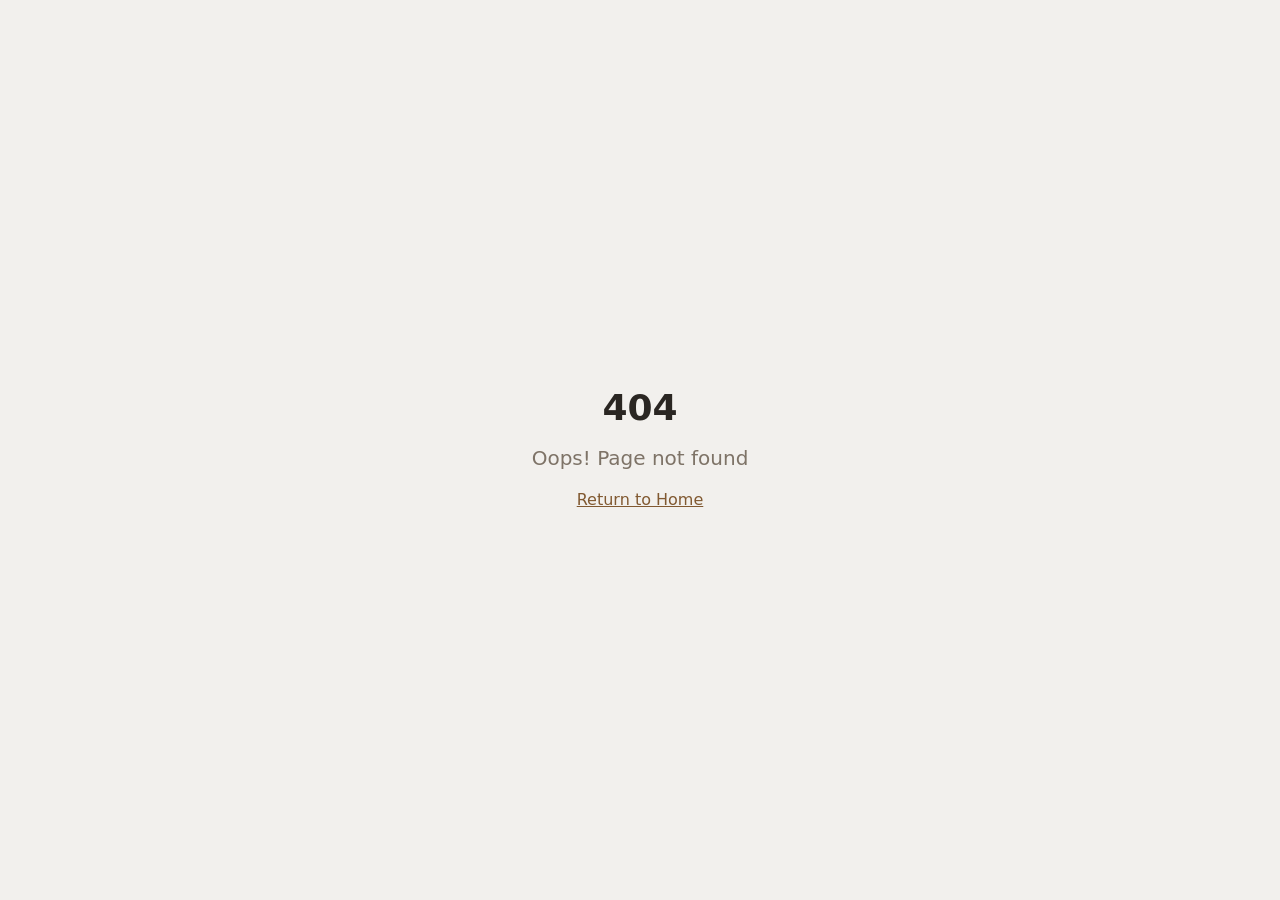
<file: index.html>
<!doctype html>
<html lang="nl">
  <head>
    <meta charset="UTF-8" />
    <meta name="viewport" content="width=device-width, initial-scale=1.0" />
    <link rel="canonical" href="https://rondefronten.nl/">
    <title>Rondefronten | Ronde Fronten op Maat — Boogkasten Handgemaakt in Nederland</title>
    <meta name="description" content="Rondefronten.nl — specialist in ronde fronten en boogkasten op maat. Volledig handgemaakt in Nederland. Ontwerp uw eigen rondefronton of boogkast met onze configurator.">
    <meta name="keywords" content="ronde fronten, rondefronten, boogkast op maat, ronde kast, maatwerk kasten, handgemaakt Nederland, boogkast">
    <meta name="author" content="Rondefronten.nl" />

    <meta property="og:type" content="website" />
    <meta property="og:url" content="https://rondefronten.nl/" />
    <meta property="og:title" content="Rondefronten | Ronde Fronten op Maat">
    <meta property="og:description" content="Specialist in ronde fronten en boogkasten op maat, volledig handgemaakt in Nederland.">
    <meta name="twitter:card" content="summary" />
    <meta name="twitter:title" content="Rondefronten | Ronde Fronten op Maat">
    <meta name="twitter:description" content="Specialist in ronde fronten en boogkasten op maat, volledig handgemaakt in Nederland.">
    <link rel="icon" type="image/svg+xml" href="/favicon.svg">
    <script type="application/ld+json">
    {
      "@context": "https://schema.org",
      "@type": "LocalBusiness",
      "name": "Rondefronten",
      "url": "https://rondefronten.nl",
      "description": "Specialist in ronde fronten en boogkasten op maat, volledig handgemaakt in Nederland.",
      "keywords": "ronde fronten, rondefronten, boogkast op maat",
      "address": {
        "@type": "PostalAddress",
        "addressCountry": "NL"
      }
    }
    </script>
  <script type="module" crossorigin src="/assets/index-CC1uHq0O.js"></script>
  <link rel="stylesheet" crossorigin href="/assets/index-Cs7XOZYv.css">
</head>

  <body>
    <div id="root"></div>
  </body>
</html>
</file>
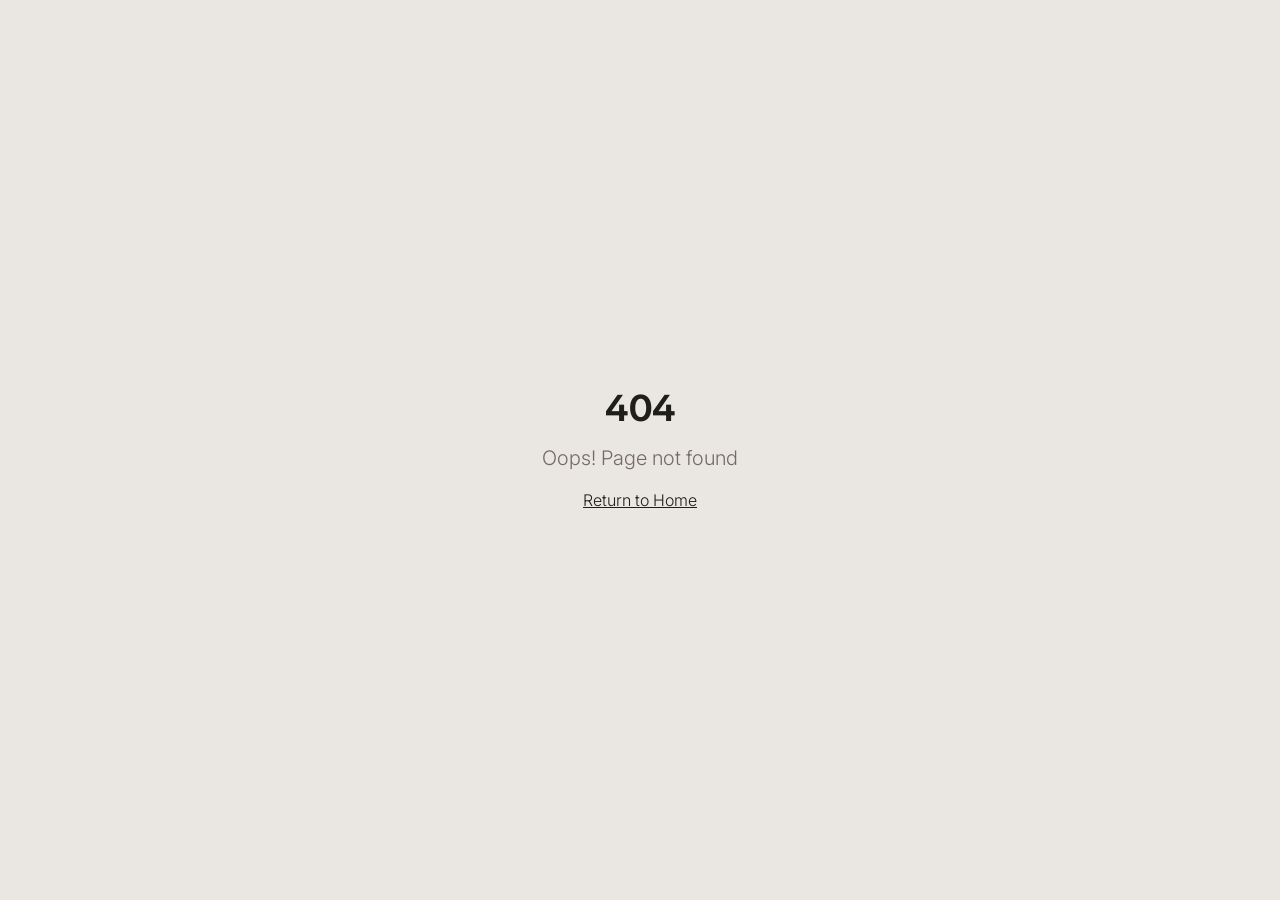
<file: configurator.bak.1777916001/index.html>
<!doctype html>
<html lang="nl">
  <head>
    <meta charset="UTF-8" />
    <meta name="viewport" content="width=device-width, initial-scale=1.0" />
    <title>Rondefronten</title>
    <meta name="description" content="Ontwerp jouw maatwerk boogkast online. Pas afmetingen, deuren en indeling aan en reserveer direct.">
    <meta name="author" content="Rondefronten.nl" />

    <meta property="og:type" content="website" />
    <meta property="og:title" content="Rondefronten">
    <meta property="og:description" content="Ontwerp jouw maatwerk boogkast online. Pas afmetingen, deuren en indeling aan en reserveer direct.">
    <meta property="og:image" content="https://pub-bb2e103a32db4e198524a2e9ed8f35b4.r2.dev/cb210458-6aaa-4e6d-ab1a-d51c812c1c9e/id-preview-25a1227f--25bc20ab-cbd5-42db-992b-a2160a0b152b.lovable.app-1774458480716.png">

    <meta name="twitter:card" content="summary_large_image" />
    <meta name="twitter:site" content="@Rondefronten" />
    <meta name="twitter:title" content="Rondefronten">
    <meta name="twitter:description" content="Ontwerp jouw maatwerk boogkast online. Pas afmetingen, deuren en indeling aan en reserveer direct.">
    <meta name="twitter:image" content="https://pub-bb2e103a32db4e198524a2e9ed8f35b4.r2.dev/cb210458-6aaa-4e6d-ab1a-d51c812c1c9e/id-preview-25a1227f--25bc20ab-cbd5-42db-992b-a2160a0b152b.lovable.app-1774458480716.png">

  <link rel="icon" type="image/x-icon" href="/configurator/favicon.ico">

  <link rel="preconnect" href="https://fonts.googleapis.com">
  <link rel="preconnect" href="https://fonts.gstatic.com" crossorigin>
  <link href="https://fonts.googleapis.com/css2?family=Playfair+Display:wght@400;500;600&family=Inter:wght@300;400;500;600&display=swap" rel="stylesheet">
  <script type="module" crossorigin src="/configurator/assets/index-yRQ2DLSK.js"></script>
  <link rel="stylesheet" crossorigin href="/configurator/assets/index-CMc9SNPm.css">
</head>

  <body>
    <div id="root"></div>
  </body>
</html>
</file>
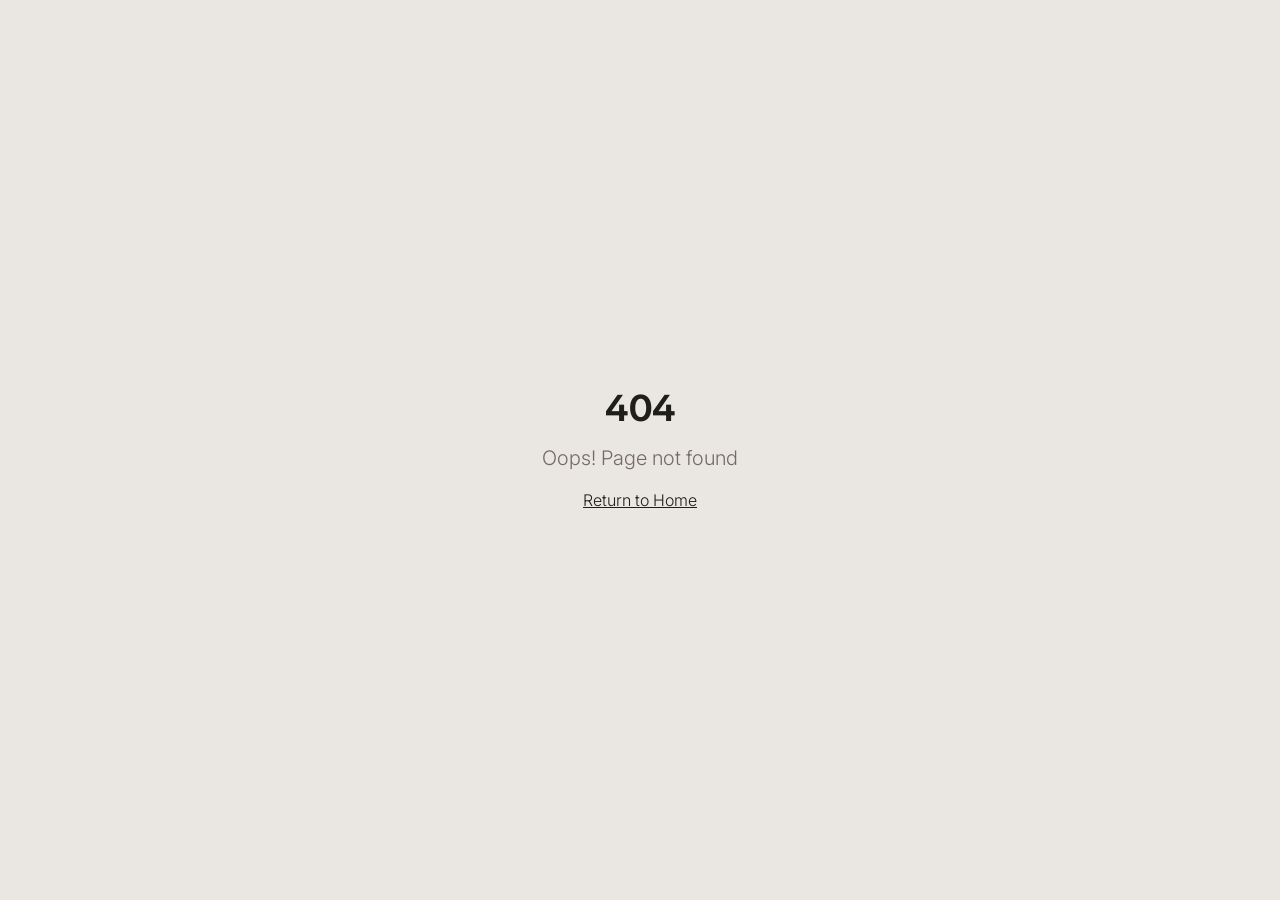
<file: configurator/index.html>
<!doctype html>
<html lang="nl">
  <head>
    <meta charset="UTF-8" />
    <meta name="viewport" content="width=device-width, initial-scale=1.0" />
    <title>Rondefronten</title>
    <meta name="description" content="Ontwerp jouw maatwerk boogkast online. Pas afmetingen, deuren en indeling aan en reserveer direct.">
    <meta name="author" content="Rondefronten.nl" />

    <meta property="og:type" content="website" />
    <meta property="og:title" content="Rondefronten">
    <meta property="og:description" content="Ontwerp jouw maatwerk boogkast online. Pas afmetingen, deuren en indeling aan en reserveer direct.">
    <meta property="og:image" content="https://pub-bb2e103a32db4e198524a2e9ed8f35b4.r2.dev/cb210458-6aaa-4e6d-ab1a-d51c812c1c9e/id-preview-25a1227f--25bc20ab-cbd5-42db-992b-a2160a0b152b.lovable.app-1774458480716.png">

    <meta name="twitter:card" content="summary_large_image" />
    <meta name="twitter:site" content="@Rondefronten" />
    <meta name="twitter:title" content="Rondefronten">
    <meta name="twitter:description" content="Ontwerp jouw maatwerk boogkast online. Pas afmetingen, deuren en indeling aan en reserveer direct.">
    <meta name="twitter:image" content="https://pub-bb2e103a32db4e198524a2e9ed8f35b4.r2.dev/cb210458-6aaa-4e6d-ab1a-d51c812c1c9e/id-preview-25a1227f--25bc20ab-cbd5-42db-992b-a2160a0b152b.lovable.app-1774458480716.png">

  <link rel="icon" type="image/svg+xml" href="/configurator/favicon.svg">

  <link rel="preconnect" href="https://fonts.googleapis.com">
  <link rel="preconnect" href="https://fonts.gstatic.com" crossorigin>
  <link href="https://fonts.googleapis.com/css2?family=Playfair+Display:wght@400;500;600&family=Inter:wght@300;400;500;600&display=swap" rel="stylesheet">
  <script type="module" crossorigin src="/configurator/assets/index-C-mpYRcr.js"></script>
  <link rel="stylesheet" crossorigin href="/configurator/assets/index-7MbI1kNV.css">
</head>

  <body>
    <div id="root"></div>
  </body>
</html>
</file>
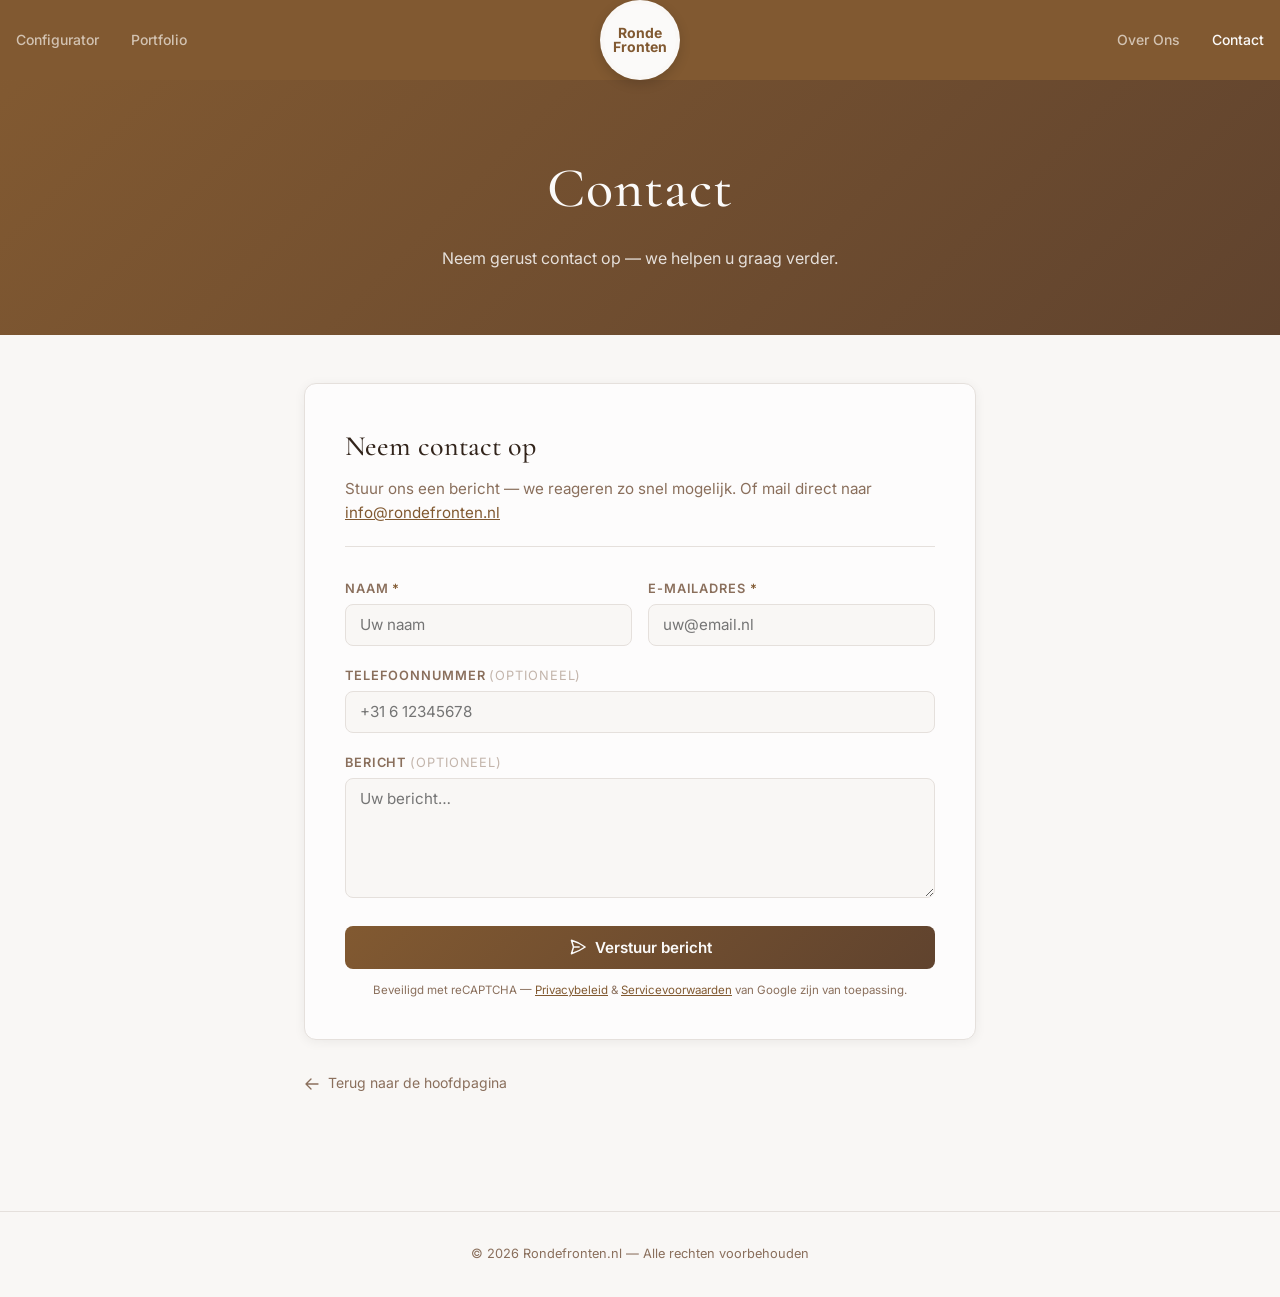
<file: contact.html>
<!doctype html>
<html lang="nl">
  <head>
    <meta charset="UTF-8" />
    <meta name="viewport" content="width=device-width, initial-scale=1.0" />
    <title>Contact - Rondefronten.nl</title>
    <meta name="description" content="Neem contact op met Rondefronten.nl">
    <link rel="icon" type="image/x-icon" href="favicon.ico">
    <link rel="preconnect" href="https://fonts.googleapis.com">
    <link rel="preconnect" href="https://fonts.gstatic.com" crossorigin>
    <link href="https://fonts.googleapis.com/css2?family=Cormorant+Garamond:wght@300;400;500;600;700&family=Inter:wght@300;400;500;600&display=swap" rel="stylesheet">
    <style>
      :root {
        --background: 30 25% 97%;
        --foreground: 25 30% 15%;
        --card: 30 20% 99%;
        --primary: 30 45% 35%;
        --primary-foreground: 40 20% 98%;
        --muted: 30 15% 92%;
        --muted-foreground: 25 20% 45%;
        --border: 30 15% 88%;
        --accent: 30 25% 94%;
      }
      * { box-sizing: border-box; margin: 0; padding: 0; }
      body { font-family: 'Inter', sans-serif; background-color: hsl(var(--background)); color: hsl(var(--foreground)); line-height: 1.6; min-height: 100vh; }

      /* ─── Banner ─── */
      .site-header { background-color: hsl(var(--primary)); position: sticky; top: 0; z-index: 100; }
      .header-inner { max-width: 1280px; margin: 0 auto; padding: 0 1rem; display: flex; align-items: center; justify-content: space-between; height: 5rem; position: relative; }
      .nav-left, .nav-right { display: flex; align-items: center; gap: 2rem; }
      .nav-link { font-size: 0.875rem; font-weight: 500; color: rgba(245,240,232,0.7); text-decoration: none; transition: color 0.2s; }
      .nav-link:hover, .nav-link.active { color: hsl(var(--primary-foreground)); }
      .logo-wrap { position: absolute; left: 50%; transform: translateX(-50%); text-decoration: none; }
      .logo-circle { width: 5rem; height: 5rem; background-color: hsl(var(--primary-foreground)); border-radius: 50%; border: 4px solid rgba(245,240,232,0.2); box-shadow: 0 4px 12px rgba(0,0,0,0.15); display: flex; align-items: center; justify-content: center; transition: transform 0.2s; }
      .logo-circle:hover { transform: scale(1.05); }
      .logo-text span { display: block; font-size: 0.875rem; font-weight: 700; color: hsl(var(--primary)); line-height: 1; text-align: center; }
      .hamburger { display: none; background: none; border: none; cursor: pointer; color: hsl(var(--primary-foreground)); padding: 0.5rem; }
      .mobile-menu { display: none; flex-direction: column; gap: 0.75rem; padding: 0 1rem 1rem; }
      .mobile-menu.open { display: flex; }
      @media (max-width: 768px) {
        .nav-left, .nav-right { display: none; }
        .hamburger { display: block; margin-left: auto; }
        .logo-wrap { position: absolute; left: 50%; transform: translateX(-50%); }
        .header-inner { justify-content: space-between; }
      }

      /* ─── Hero ─── */
      .hero { background: linear-gradient(135deg, hsl(var(--primary)), #60432e); color: hsl(var(--primary-foreground)); padding: 4rem 2rem; text-align: center; }
      .hero h1 { font-family: 'Cormorant Garamond', serif; font-size: clamp(2rem, 5vw, 3.5rem); font-weight: 500; margin-bottom: 0.75rem; letter-spacing: 0.02em; }
      .hero p { font-size: 1rem; opacity: 0.85; max-width: 500px; margin: 0 auto; }

      /* ─── Main ─── */
      main { max-width: 720px; margin: 0 auto; padding: 3rem 1.5rem; }
      .contact-card { background-color: hsl(var(--card)); border: 1px solid hsl(var(--border)); border-radius: 12px; padding: 2.5rem; box-shadow: 0 2px 12px rgba(0,0,0,0.06); }
      .contact-card h2 { font-family: 'Cormorant Garamond', serif; font-size: 1.75rem; font-weight: 500; color: hsl(var(--foreground)); margin-bottom: 0.5rem; }
      .contact-card .subtitle { color: hsl(var(--muted-foreground)); font-size: 0.95rem; margin-bottom: 2rem; border-bottom: 1px solid hsl(var(--border)); padding-bottom: 1.25rem; }
      .contact-card .subtitle a { color: hsl(var(--primary)); }
      .form-group { display: flex; flex-direction: column; gap: 0.3rem; margin-bottom: 1.25rem; }
      .form-group label { font-size: 0.8rem; font-weight: 600; text-transform: uppercase; letter-spacing: 0.07em; color: hsl(var(--muted-foreground)); }
      .form-group input, .form-group textarea { font-family: 'Inter', sans-serif; font-size: 0.95rem; padding: 0.65rem 0.9rem; border: 1px solid hsl(var(--border)); border-radius: 8px; background: hsl(var(--background)); color: hsl(var(--foreground)); transition: border-color 0.2s, box-shadow 0.2s; outline: none; width: 100%; }
      .form-group input:focus, .form-group textarea:focus { border-color: hsl(var(--primary)); box-shadow: 0 0 0 3px hsl(var(--primary) / 0.12); }
      .form-group textarea { resize: vertical; min-height: 120px; }
      .form-row { display: grid; grid-template-columns: 1fr 1fr; gap: 1rem; }
      @media (max-width: 540px) { .form-row { grid-template-columns: 1fr; } }
      .btn-submit { display: inline-flex; align-items: center; justify-content: center; gap: 0.5rem; background: linear-gradient(135deg, hsl(var(--primary)), #60432e); color: hsl(var(--primary-foreground)); font-family: 'Inter', sans-serif; font-size: 0.95rem; font-weight: 600; padding: 0.75rem 2rem; border: none; border-radius: 8px; cursor: pointer; width: 100%; margin-top: 0.5rem; transition: opacity 0.2s; }
      .btn-submit:hover { opacity: 0.88; }
      .btn-submit:disabled { opacity: 0.5; cursor: not-allowed; }
      .form-feedback { display: none; margin-top: 1rem; padding: 0.85rem 1rem; border-radius: 8px; font-size: 0.9rem; font-weight: 500; }
      .form-feedback.success { background: hsl(120 30% 93%); color: hsl(120 40% 25%); border: 1px solid hsl(120 30% 78%); }
      .form-feedback.error { background: hsl(0 30% 93%); color: hsl(0 50% 35%); border: 1px solid hsl(0 30% 78%); }
      .recaptcha-note { font-size: 0.72rem; color: hsl(var(--muted-foreground)); margin-top: 0.75rem; text-align: center; }
      .recaptcha-note a { color: hsl(var(--primary)); }
      .back-link { display: inline-flex; align-items: center; gap: 0.5rem; margin-top: 2rem; font-size: 0.875rem; color: hsl(var(--muted-foreground)); text-decoration: none; transition: color 0.2s; }
      .back-link:hover { color: hsl(var(--foreground)); }

      /* ─── Footer ─── */
      footer { text-align: center; padding: 2rem; color: hsl(var(--muted-foreground)); font-size: 0.8rem; border-top: 1px solid hsl(var(--border)); margin-top: 4rem; }
    </style>
  </head>
  <body>
    <div class="site-header">
      <div class="header-inner">
        <nav class="nav-left">
          <a href="/configurator" class="nav-link">Configurator</a>
          <a href="/portfolio.html" class="nav-link">Portfolio</a>
        </nav>
        <a href="/" class="logo-wrap">
          <div class="logo-circle">
            <div class="logo-text"><span>Ronde</span><span>Fronten</span></div>
          </div>
        </a>
        <nav class="nav-right">
          <a href="/over-ons.html" class="nav-link">Over Ons</a>
          <a href="/contact.html" class="nav-link active">Contact</a>
        </nav>
        <button class="hamburger" onclick="document.getElementById('mobileMenu').classList.toggle('open')" aria-label="Menu">
          <svg xmlns="http://www.w3.org/2000/svg" width="24" height="24" fill="none" viewBox="0 0 24 24" stroke="currentColor" stroke-width="2"><path stroke-linecap="round" stroke-linejoin="round" d="M4 6h16M4 12h16M4 18h16"/></svg>
        </button>
      </div>
      <div class="mobile-menu" id="mobileMenu">
        <a href="/configurator" class="nav-link">Configurator</a>
        <a href="/portfolio.html" class="nav-link">Portfolio</a>
        <a href="/over-ons.html" class="nav-link">Over Ons</a>
        <a href="/contact.html" class="nav-link active">Contact</a>
      </div>
    </div>

    <div class="hero">
      <h1>Contact</h1>
      <p>Neem gerust contact op — we helpen u graag verder.</p>
    </div>

    <main>
      <div class="contact-card">
        <h2>Neem contact op</h2>
        <p class="subtitle">Stuur ons een bericht — we reageren zo snel mogelijk. Of mail direct naar <a href="mailto:info@rondefronten.nl">info@rondefronten.nl</a></p>

        <form id="contactForm" novalidate>
          <div class="form-row">
            <div class="form-group">
              <label for="naam">Naam <span style="color:hsl(var(--primary))">*</span></label>
              <input type="text" id="naam" name="naam" placeholder="Uw naam" required>
            </div>
            <div class="form-group">
              <label for="email">E-mailadres <span style="color:hsl(var(--primary))">*</span></label>
              <input type="email" id="email" name="email" placeholder="uw@email.nl" required>
            </div>
          </div>
          <div class="form-group">
            <label for="telefoon">Telefoonnummer <span style="opacity:0.5;font-weight:400">(optioneel)</span></label>
            <input type="tel" id="telefoon" name="telefoon" placeholder="+31 6 12345678">
          </div>
          <div class="form-group">
            <label for="bericht">Bericht <span style="opacity:0.5;font-weight:400">(optioneel)</span></label>
            <textarea id="bericht" name="bericht" placeholder="Uw bericht…"></textarea>
          </div>
          <button type="submit" class="btn-submit" id="submitBtn">
            <svg xmlns="http://www.w3.org/2000/svg" width="18" height="18" fill="none" viewBox="0 0 24 24" stroke="currentColor" stroke-width="2"><path stroke-linecap="round" stroke-linejoin="round" d="M6 12L3.269 3.126A59.768 59.768 0 0121.485 12 59.77 59.77 0 013.27 20.876L5.999 12zm0 0h7.5"/></svg>
            Verstuur bericht
          </button>
          <p class="recaptcha-note">
            Beveiligd met reCAPTCHA —
            <a href="https://policies.google.com/privacy" target="_blank">Privacybeleid</a> &amp;
            <a href="https://policies.google.com/terms" target="_blank">Servicevoorwaarden</a> van Google zijn van toepassing.
          </p>
        </form>
        <div class="form-feedback" id="formFeedback"></div>
      </div>

      <a class="back-link" href="/">
        <svg xmlns="http://www.w3.org/2000/svg" width="16" height="16" fill="none" viewBox="0 0 24 24" stroke="currentColor" stroke-width="2"><path stroke-linecap="round" stroke-linejoin="round" d="M10.5 19.5L3 12m0 0l7.5-7.5M3 12h18"/></svg>
        Terug naar de hoofdpagina
      </a>
    </main>

    <footer>&copy; 2026 Rondefronten.nl &mdash; Alle rechten voorbehouden</footer>

    <script src="https://www.google.com/recaptcha/api.js?render=6Lf2TZcsAAAAAGHQQLQ6zwtk7Sab5Alfgn07RMCw"></script>
    <script>
      document.getElementById('contactForm').addEventListener('submit', async function(e) {
        e.preventDefault();
        const btn      = document.getElementById('submitBtn');
        const feedback = document.getElementById('formFeedback');
        const naam     = document.getElementById('naam').value.trim();
        const email    = document.getElementById('email').value.trim();
        const telefoon = document.getElementById('telefoon').value.trim();
        const bericht  = document.getElementById('bericht').value.trim();
        if (!naam || !email) {
          feedback.className = 'form-feedback error';
          feedback.textContent = 'Vul uw naam en e-mailadres in.';
          feedback.style.display = 'block';
          return;
        }
        btn.disabled = true;
        btn.textContent = 'Bezig met versturen…';
        feedback.style.display = 'none';
        try {
          const token = await grecaptcha.execute('6Lf2TZcsAAAAAGHQQLQ6zwtk7Sab5Alfgn07RMCw', {action: 'contact'});
          const resp = await fetch('/contact', {
            method: 'POST',
            headers: {'Content-Type': 'application/json'},
            body: JSON.stringify({naam, email, telefoon, bericht, recaptcha_token: token})
          });
          const data = await resp.json();
          if (data.ok) {
            feedback.className = 'form-feedback success';
            feedback.textContent = '✓ Uw bericht is ontvangen! We nemen zo snel mogelijk contact met u op.';
            feedback.style.display = 'block';
            document.getElementById('contactForm').reset();
          } else { throw new Error(data.error || 'Er ging iets mis.'); }
        } catch (err) {
          feedback.className = 'form-feedback error';
          feedback.textContent = '✗ ' + (err.message || 'Er ging iets mis. Probeer het later opnieuw.');
          feedback.style.display = 'block';
        } finally {
          btn.disabled = false;
          btn.innerHTML = '<svg xmlns="http://www.w3.org/2000/svg" width="18" height="18" fill="none" viewBox="0 0 24 24" stroke="currentColor" stroke-width="2"><path stroke-linecap="round" stroke-linejoin="round" d="M6 12L3.269 3.126A59.768 59.768 0 0121.485 12 59.77 59.77 0 013.27 20.876L5.999 12zm0 0h7.5"/></svg> Verstuur bericht';
        }
      });
    </script>
  </body>
</html>
</file>
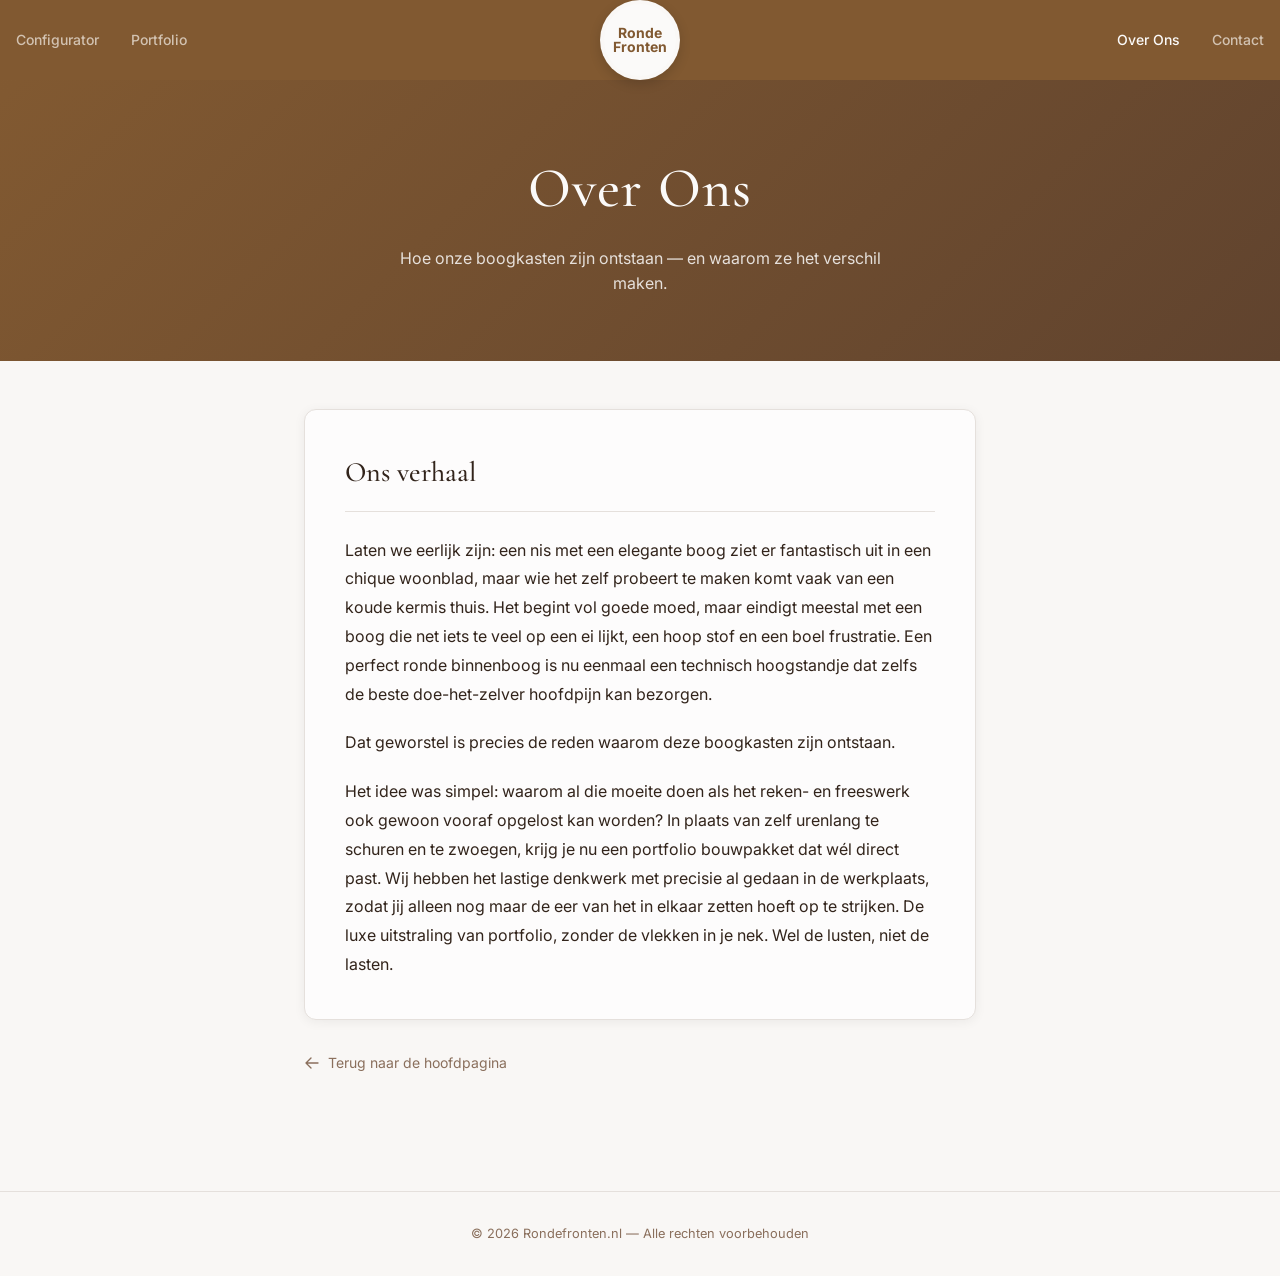
<file: over-ons.html>
<!doctype html>
<html lang="nl">
  <head>
    <meta charset="UTF-8" />
    <meta name="viewport" content="width=device-width, initial-scale=1.0" />
    <title>Over Ons - Rondefronten.nl</title>
    <meta name="description" content="Meer over Rondefronten.nl en hoe onze boogkasten zijn ontstaan.">
    <link rel="icon" type="image/x-icon" href="favicon.ico">
    <link rel="preconnect" href="https://fonts.googleapis.com">
    <link rel="preconnect" href="https://fonts.gstatic.com" crossorigin>
    <link href="https://fonts.googleapis.com/css2?family=Cormorant+Garamond:wght@300;400;500;600;700&family=Inter:wght@300;400;500;600&display=swap" rel="stylesheet">
    <style>
      :root {
        --background: 30 25% 97%;
        --foreground: 25 30% 15%;
        --card: 30 20% 99%;
        --primary: 30 45% 35%;
        --primary-foreground: 40 20% 98%;
        --muted: 30 15% 92%;
        --muted-foreground: 25 20% 45%;
        --border: 30 15% 88%;
        --accent: 30 25% 94%;
      }
      * { box-sizing: border-box; margin: 0; padding: 0; }
      body { font-family: 'Inter', sans-serif; background-color: hsl(var(--background)); color: hsl(var(--foreground)); line-height: 1.6; min-height: 100vh; }

      /* ─── Banner ─── */
      .site-header { background-color: hsl(var(--primary)); position: sticky; top: 0; z-index: 100; }
      .header-inner { max-width: 1280px; margin: 0 auto; padding: 0 1rem; display: flex; align-items: center; justify-content: space-between; height: 5rem; position: relative; }
      .nav-left, .nav-right { display: flex; align-items: center; gap: 2rem; }
      .nav-link { font-size: 0.875rem; font-weight: 500; color: rgba(245,240,232,0.7); text-decoration: none; transition: color 0.2s; }
      .nav-link:hover, .nav-link.active { color: hsl(var(--primary-foreground)); }
      .logo-wrap { position: absolute; left: 50%; transform: translateX(-50%); text-decoration: none; }
      .logo-circle { width: 5rem; height: 5rem; background-color: hsl(var(--primary-foreground)); border-radius: 50%; border: 4px solid rgba(245,240,232,0.2); box-shadow: 0 4px 12px rgba(0,0,0,0.15); display: flex; align-items: center; justify-content: center; transition: transform 0.2s; }
      .logo-circle:hover { transform: scale(1.05); }
      .logo-text span { display: block; font-size: 0.875rem; font-weight: 700; color: hsl(var(--primary)); line-height: 1; text-align: center; }
      .hamburger { display: none; background: none; border: none; cursor: pointer; color: hsl(var(--primary-foreground)); padding: 0.5rem; }
      .mobile-menu { display: none; flex-direction: column; gap: 0.75rem; padding: 0 1rem 1rem; }
      .mobile-menu.open { display: flex; }
      @media (max-width: 768px) {
        .nav-left, .nav-right { display: none; }
        .hamburger { display: block; margin-left: auto; }
        .logo-wrap { position: absolute; left: 50%; transform: translateX(-50%); }
        .header-inner { justify-content: space-between; }
      }

      /* ─── Hero ─── */
      .hero { background: linear-gradient(135deg, hsl(var(--primary)), #60432e); color: hsl(var(--primary-foreground)); padding: 4rem 2rem; text-align: center; }
      .hero h1 { font-family: 'Cormorant Garamond', serif; font-size: clamp(2rem, 5vw, 3.5rem); font-weight: 500; margin-bottom: 0.75rem; letter-spacing: 0.02em; }
      .hero p { font-size: 1rem; opacity: 0.85; max-width: 500px; margin: 0 auto; }

      /* ─── Main ─── */
      main { max-width: 720px; margin: 0 auto; padding: 3rem 1.5rem; }
      .content-card { background-color: hsl(var(--card)); border: 1px solid hsl(var(--border)); border-radius: 12px; padding: 2.5rem; box-shadow: 0 2px 12px rgba(0,0,0,0.06); }
      .content-card h2 { font-family: 'Cormorant Garamond', serif; font-size: 1.75rem; font-weight: 500; color: hsl(var(--foreground)); margin-bottom: 1.5rem; padding-bottom: 1rem; border-bottom: 1px solid hsl(var(--border)); }
      .content-card p { font-size: 1rem; color: hsl(var(--foreground)); line-height: 1.8; margin-bottom: 1.25rem; }
      .content-card p:last-child { margin-bottom: 0; }
      .back-link { display: inline-flex; align-items: center; gap: 0.5rem; margin-top: 2rem; font-size: 0.875rem; color: hsl(var(--muted-foreground)); text-decoration: none; transition: color 0.2s; }
      .back-link:hover { color: hsl(var(--foreground)); }

      /* ─── Footer ─── */
      footer { text-align: center; padding: 2rem; color: hsl(var(--muted-foreground)); font-size: 0.8rem; border-top: 1px solid hsl(var(--border)); margin-top: 4rem; }
    </style>
  </head>
  <body>
    <div class="site-header">
      <div class="header-inner">
        <nav class="nav-left">
          <a href="/configurator" class="nav-link">Configurator</a>
          <a href="/portfolio.html" class="nav-link">Portfolio</a>
        </nav>
        <a href="/" class="logo-wrap">
          <div class="logo-circle">
            <div class="logo-text"><span>Ronde</span><span>Fronten</span></div>
          </div>
        </a>
        <nav class="nav-right">
          <a href="/over-ons.html" class="nav-link active">Over Ons</a>
          <a href="/contact.html" class="nav-link">Contact</a>
        </nav>
        <button class="hamburger" onclick="document.getElementById('mobileMenu').classList.toggle('open')" aria-label="Menu">
          <svg xmlns="http://www.w3.org/2000/svg" width="24" height="24" fill="none" viewBox="0 0 24 24" stroke="currentColor" stroke-width="2"><path stroke-linecap="round" stroke-linejoin="round" d="M4 6h16M4 12h16M4 18h16"/></svg>
        </button>
      </div>
      <div class="mobile-menu" id="mobileMenu">
        <a href="/configurator" class="nav-link">Configurator</a>
        <a href="/portfolio.html" class="nav-link">Portfolio</a>
        <a href="/over-ons.html" class="nav-link active">Over Ons</a>
        <a href="/contact.html" class="nav-link">Contact</a>
      </div>
    </div>

    <div class="hero">
      <h1>Over Ons</h1>
      <p>Hoe onze boogkasten zijn ontstaan — en waarom ze het verschil maken.</p>
    </div>

    <main>
      <div class="content-card">
        <h2>Ons verhaal</h2>
        <p>Laten we eerlijk zijn: een nis met een elegante boog ziet er fantastisch uit in een chique woonblad, maar wie het zelf probeert te maken komt vaak van een koude kermis thuis. Het begint vol goede moed, maar eindigt meestal met een boog die net iets te veel op een ei lijkt, een hoop stof en een boel frustratie. Een perfect ronde binnenboog is nu eenmaal een technisch hoogstandje dat zelfs de beste doe-het-zelver hoofdpijn kan bezorgen.</p>
        <p>Dat geworstel is precies de reden waarom deze boogkasten zijn ontstaan.</p>
        <p>Het idee was simpel: waarom al die moeite doen als het reken- en freeswerk ook gewoon vooraf opgelost kan worden? In plaats van zelf urenlang te schuren en te zwoegen, krijg je nu een portfolio bouwpakket dat wél direct past. Wij hebben het lastige denkwerk met precisie al gedaan in de werkplaats, zodat jij alleen nog maar de eer van het in elkaar zetten hoeft op te strijken. De luxe uitstraling van portfolio, zonder de vlekken in je nek. Wel de lusten, niet de lasten.</p>
      </div>
      <a class="back-link" href="/">
        <svg xmlns="http://www.w3.org/2000/svg" width="16" height="16" fill="none" viewBox="0 0 24 24" stroke="currentColor" stroke-width="2"><path stroke-linecap="round" stroke-linejoin="round" d="M10.5 19.5L3 12m0 0l7.5-7.5M3 12h18"/></svg>
        Terug naar de hoofdpagina
      </a>
    </main>

    <footer>&copy; 2026 Rondefronten.nl &mdash; Alle rechten voorbehouden</footer>
  </body>
</html>
</file>
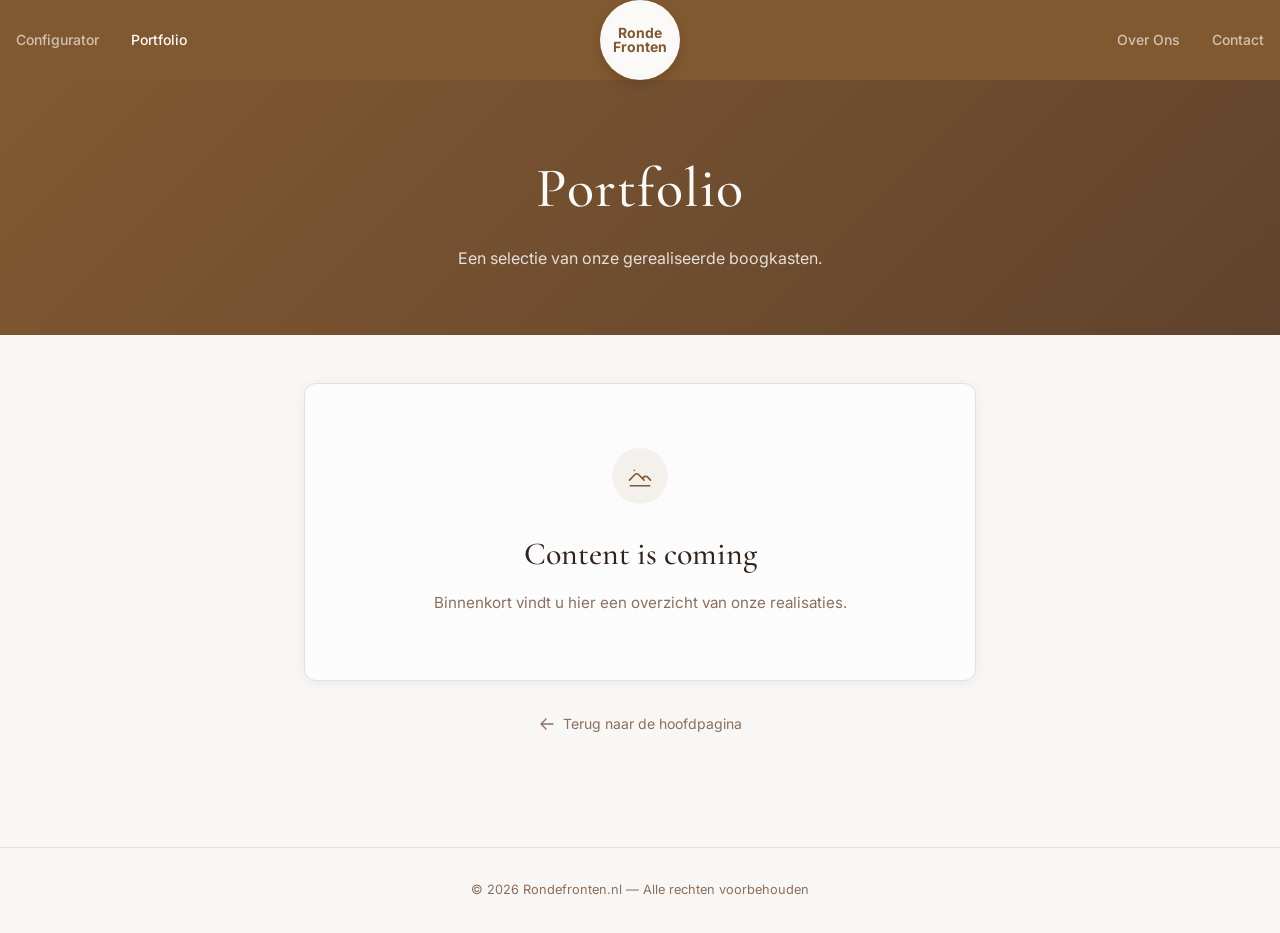
<file: portfolio.html>
<!doctype html>
<html lang="nl">
  <head>
    <meta charset="UTF-8" />
    <meta name="viewport" content="width=device-width, initial-scale=1.0" />
    <title>Portfolio - Rondefronten.nl</title>
    <meta name="description" content="Bekijk ons portfolio van boogkasten op maat.">
    <link rel="icon" type="image/x-icon" href="favicon.ico">
    <link rel="preconnect" href="https://fonts.googleapis.com">
    <link rel="preconnect" href="https://fonts.gstatic.com" crossorigin>
    <link href="https://fonts.googleapis.com/css2?family=Cormorant+Garamond:wght@300;400;500;600;700&family=Inter:wght@300;400;500;600&display=swap" rel="stylesheet">
    <style>
      :root {
        --background: 30 25% 97%;
        --foreground: 25 30% 15%;
        --card: 30 20% 99%;
        --primary: 30 45% 35%;
        --primary-foreground: 40 20% 98%;
        --muted: 30 15% 92%;
        --muted-foreground: 25 20% 45%;
        --border: 30 15% 88%;
        --accent: 30 25% 94%;
      }
      * { box-sizing: border-box; margin: 0; padding: 0; }
      body {
        font-family: 'Inter', sans-serif;
        background-color: hsl(var(--background));
        color: hsl(var(--foreground));
        line-height: 1.6;
        min-height: 100vh;
      }

      /* ─── Banner ─── */
      .site-header {
        background-color: hsl(var(--primary));
        position: sticky;
        top: 0;
        z-index: 100;
      }
      .header-inner {
        max-width: 1280px;
        margin: 0 auto;
        padding: 0 1rem;
        display: flex;
        align-items: center;
        justify-content: space-between;
        height: 5rem;
        position: relative;
      }
      .nav-left, .nav-right {
        display: flex;
        align-items: center;
        gap: 2rem;
      }
      .nav-link {
        font-size: 0.875rem;
        font-weight: 500;
        color: rgba(245,240,232,0.7);
        text-decoration: none;
        transition: color 0.2s;
      }
      .nav-link:hover, .nav-link.active { color: hsl(var(--primary-foreground)); }
      .logo-wrap {
        position: absolute;
        left: 50%;
        transform: translateX(-50%);
        text-decoration: none;
      }
      .logo-circle {
        width: 5rem;
        height: 5rem;
        background-color: hsl(var(--primary-foreground));
        border-radius: 50%;
        border: 4px solid rgba(245,240,232,0.2);
        box-shadow: 0 4px 12px rgba(0,0,0,0.15);
        display: flex;
        align-items: center;
        justify-content: center;
        transition: transform 0.2s;
      }
      .logo-circle:hover { transform: scale(1.05); }
      .logo-text span {
        display: block;
        font-size: 0.875rem;
        font-weight: 700;
        color: hsl(var(--primary));
        line-height: 1;
        text-align: center;
      }
      .hamburger {
        display: none;
        background: none;
        border: none;
        cursor: pointer;
        color: hsl(var(--primary-foreground));
        padding: 0.5rem;
      }
      .mobile-menu {
        display: none;
        flex-direction: column;
        gap: 0.75rem;
        padding: 0 1rem 1rem;
      }
      .mobile-menu.open { display: flex; }
      @media (max-width: 768px) {
        .nav-left, .nav-right { display: none; }
        .hamburger { display: block; margin-left: auto; }
        .logo-wrap { position: absolute; left: 50%; transform: translateX(-50%); }
        .header-inner { justify-content: space-between; }
      }

      /* ─── Hero ─── */
      .hero {
        background: linear-gradient(135deg, hsl(var(--primary)), #60432e);
        color: hsl(var(--primary-foreground));
        padding: 4rem 2rem;
        text-align: center;
      }
      .hero h1 {
        font-family: 'Cormorant Garamond', serif;
        font-size: clamp(2rem, 5vw, 3.5rem);
        font-weight: 500;
        margin-bottom: 0.75rem;
        letter-spacing: 0.02em;
      }
      .hero p { font-size: 1rem; opacity: 0.85; max-width: 500px; margin: 0 auto; }

      /* ─── Main ─── */
      main {
        max-width: 720px;
        margin: 0 auto;
        padding: 3rem 1.5rem;
        display: flex;
        flex-direction: column;
        align-items: center;
      }
      .content-card {
        background-color: hsl(var(--card));
        border: 1px solid hsl(var(--border));
        border-radius: 12px;
        padding: 4rem 2.5rem;
        box-shadow: 0 2px 12px rgba(0,0,0,0.06);
        text-align: center;
        width: 100%;
      }
      .content-card .icon {
        width: 56px;
        height: 56px;
        background-color: hsl(var(--accent));
        border-radius: 50%;
        display: flex;
        align-items: center;
        justify-content: center;
        margin: 0 auto 1.5rem;
      }
      .content-card .icon svg { width: 26px; height: 26px; color: hsl(var(--primary)); }
      .content-card h2 {
        font-family: 'Cormorant Garamond', serif;
        font-size: 2rem;
        font-weight: 500;
        color: hsl(var(--foreground));
        margin-bottom: 0.75rem;
      }
      .content-card p { color: hsl(var(--muted-foreground)); font-size: 0.95rem; }
      .back-link {
        display: inline-flex;
        align-items: center;
        gap: 0.5rem;
        margin-top: 2rem;
        font-size: 0.875rem;
        color: hsl(var(--muted-foreground));
        text-decoration: none;
        transition: color 0.2s;
      }
      .back-link:hover { color: hsl(var(--foreground)); }

      /* ─── Footer ─── */
      footer {
        text-align: center;
        padding: 2rem;
        color: hsl(var(--muted-foreground));
        font-size: 0.8rem;
        border-top: 1px solid hsl(var(--border));
        margin-top: 4rem;
      }
    </style>
  </head>
  <body>
    <div class="site-header">
      <div class="header-inner">
        <nav class="nav-left">
          <a href="/configurator" class="nav-link">Configurator</a>
          <a href="/portfolio.html" class="nav-link active">Portfolio</a>
        </nav>
        <a href="/" class="logo-wrap">
          <div class="logo-circle">
            <div class="logo-text">
              <span>Ronde</span>
              <span>Fronten</span>
            </div>
          </div>
        </a>
        <nav class="nav-right">
          <a href="/over-ons.html" class="nav-link">Over Ons</a>
          <a href="/contact.html" class="nav-link">Contact</a>
        </nav>
        <button class="hamburger" onclick="document.getElementById('mobileMenu').classList.toggle('open')" aria-label="Menu">
          <svg xmlns="http://www.w3.org/2000/svg" width="24" height="24" fill="none" viewBox="0 0 24 24" stroke="currentColor" stroke-width="2">
            <path stroke-linecap="round" stroke-linejoin="round" d="M4 6h16M4 12h16M4 18h16"/>
          </svg>
        </button>
      </div>
      <div class="mobile-menu" id="mobileMenu">
        <a href="/configurator" class="nav-link">Configurator</a>
        <a href="/portfolio.html" class="nav-link active">Portfolio</a>
        <a href="/over-ons.html" class="nav-link">Over Ons</a>
        <a href="/contact.html" class="nav-link">Contact</a>
      </div>
    </div>

    <div class="hero">
      <h1>Portfolio</h1>
      <p>Een selectie van onze gerealiseerde boogkasten.</p>
    </div>

    <main>
      <div class="content-card">
        <div class="icon">
          <svg xmlns="http://www.w3.org/2000/svg" fill="none" viewBox="0 0 24 24" stroke="currentColor" stroke-width="1.5">
            <path stroke-linecap="round" stroke-linejoin="round" d="M2.25 15.75l5.159-5.159a2.25 2.25 0 013.182 0l5.159 5.159m-1.5-1.5l1.409-1.409a2.25 2.25 0 013.182 0l2.909 2.909M3 21h18M6.75 6.75h.008v.008H6.75V6.75z" />
          </svg>
        </div>
        <h2>Content is coming</h2>
        <p>Binnenkort vindt u hier een overzicht van onze realisaties.</p>
      </div>

      <a class="back-link" href="/">
        <svg xmlns="http://www.w3.org/2000/svg" width="16" height="16" fill="none" viewBox="0 0 24 24" stroke="currentColor" stroke-width="2">
          <path stroke-linecap="round" stroke-linejoin="round" d="M10.5 19.5L3 12m0 0l7.5-7.5M3 12h18" />
        </svg>
        Terug naar de hoofdpagina
      </a>
    </main>

    <footer>
      &copy; 2026 Rondefronten.nl &mdash; Alle rechten voorbehouden
    </footer>
  </body>
</html>
</file>
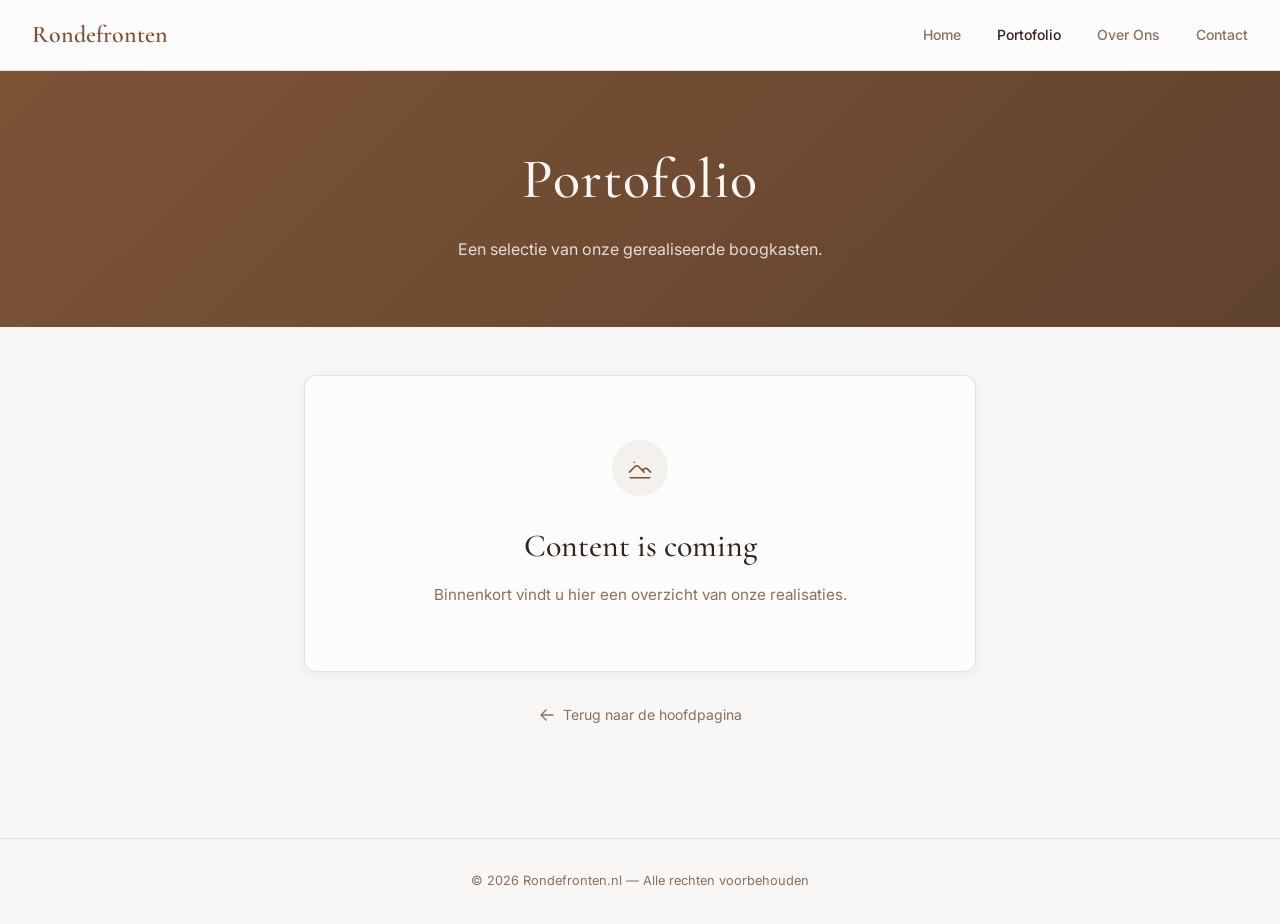
<file: portofolio.html>
<!doctype html>
<html lang="nl">
  <head>
    <meta charset="UTF-8" />
    <meta name="viewport" content="width=device-width, initial-scale=1.0" />
    <title>Portofolio - Rondefronten.nl</title>
    <meta name="description" content="Bekijk ons portofolio van boogkasten op maat.">
    <link rel="icon" type="image/x-icon" href="favicon.ico">

    <link rel="preconnect" href="https://fonts.googleapis.com">
    <link rel="preconnect" href="https://fonts.gstatic.com" crossorigin>
    <link href="https://fonts.googleapis.com/css2?family=Cormorant+Garamond:wght@300;400;500;600;700&family=Inter:wght@300;400;500;600&display=swap" rel="stylesheet">
    <style>
      :root {
        --background: 30 25% 97%;
        --foreground: 25 30% 15%;
        --card: 30 20% 99%;
        --primary: 25 40% 35%;
        --primary-foreground: 30 25% 97%;
        --muted: 30 15% 92%;
        --muted-foreground: 25 20% 45%;
        --border: 30 15% 88%;
        --accent: 30 25% 94%;
      }
      * { box-sizing: border-box; margin: 0; padding: 0; }
      body {
        font-family: 'Inter', sans-serif;
        background-color: hsl(var(--background));
        color: hsl(var(--foreground));
        line-height: 1.6;
        min-height: 100vh;
      }
      header {
        background-color: hsl(var(--card));
        border-bottom: 1px solid hsl(var(--border));
        padding: 1rem 2rem;
        display: flex;
        align-items: center;
        justify-content: space-between;
        position: sticky;
        top: 0;
        z-index: 100;
      }
      .logo {
        font-family: 'Cormorant Garamond', serif;
        font-size: 1.5rem;
        font-weight: 600;
        color: hsl(var(--primary));
        text-decoration: none;
      }
      nav a {
        font-family: 'Inter', sans-serif;
        font-size: 0.875rem;
        font-weight: 500;
        color: hsl(var(--muted-foreground));
        text-decoration: none;
        margin-left: 2rem;
        transition: color 0.2s;
      }
      nav a:hover, nav a.active { color: hsl(var(--foreground)); }
      .hero {
        background: linear-gradient(135deg, hsl(var(--primary)), #60432e);
        color: hsl(var(--primary-foreground));
        padding: 4rem 2rem;
        text-align: center;
      }
      .hero h1 {
        font-family: 'Cormorant Garamond', serif;
        font-size: clamp(2rem, 5vw, 3.5rem);
        font-weight: 500;
        margin-bottom: 0.75rem;
        letter-spacing: 0.02em;
      }
      .hero p { font-size: 1rem; opacity: 0.85; max-width: 500px; margin: 0 auto; }
      main {
        max-width: 720px;
        margin: 0 auto;
        padding: 3rem 1.5rem;
        display: flex;
        flex-direction: column;
        align-items: center;
      }
      .content-card {
        background-color: hsl(var(--card));
        border: 1px solid hsl(var(--border));
        border-radius: 12px;
        padding: 4rem 2.5rem;
        box-shadow: 0 2px 12px rgba(0,0,0,0.06);
        text-align: center;
        width: 100%;
      }
      .content-card .icon {
        width: 56px;
        height: 56px;
        background-color: hsl(var(--accent));
        border-radius: 50%;
        display: flex;
        align-items: center;
        justify-content: center;
        margin: 0 auto 1.5rem;
      }
      .content-card .icon svg {
        width: 26px;
        height: 26px;
        color: hsl(var(--primary));
      }
      .content-card h2 {
        font-family: 'Cormorant Garamond', serif;
        font-size: 2rem;
        font-weight: 500;
        color: hsl(var(--foreground));
        margin-bottom: 0.75rem;
      }
      .content-card p {
        color: hsl(var(--muted-foreground));
        font-size: 0.95rem;
      }
      .back-link {
        display: inline-flex;
        align-items: center;
        gap: 0.5rem;
        margin-top: 2rem;
        font-size: 0.875rem;
        color: hsl(var(--muted-foreground));
        text-decoration: none;
        transition: color 0.2s;
      }
      .back-link:hover { color: hsl(var(--foreground)); }
      footer {
        text-align: center;
        padding: 2rem;
        color: hsl(var(--muted-foreground));
        font-size: 0.8rem;
        border-top: 1px solid hsl(var(--border));
        margin-top: 4rem;
      }
    </style>
  </head>
  <body>
    <header>
      <a class="logo" href="/">Rondefronten</a>
      <nav>
        <a href="/">Home</a>
        <a href="/portofolio.html" class="active">Portofolio</a>
        <a href="/over-ons.html">Over Ons</a>
        <a href="/contact.html">Contact</a>
      </nav>
    </header>

    <div class="hero">
      <h1>Portofolio</h1>
      <p>Een selectie van onze gerealiseerde boogkasten.</p>
    </div>

    <main>
      <div class="content-card">
        <div class="icon">
          <svg xmlns="http://www.w3.org/2000/svg" fill="none" viewBox="0 0 24 24" stroke="currentColor" stroke-width="1.5">
            <path stroke-linecap="round" stroke-linejoin="round" d="M2.25 15.75l5.159-5.159a2.25 2.25 0 013.182 0l5.159 5.159m-1.5-1.5l1.409-1.409a2.25 2.25 0 013.182 0l2.909 2.909M3 21h18M6.75 6.75h.008v.008H6.75V6.75z" />
          </svg>
        </div>
        <h2>Content is coming</h2>
        <p>Binnenkort vindt u hier een overzicht van onze realisaties.</p>
      </div>

      <a class="back-link" href="/">
        <svg xmlns="http://www.w3.org/2000/svg" width="16" height="16" fill="none" viewBox="0 0 24 24" stroke="currentColor" stroke-width="2">
          <path stroke-linecap="round" stroke-linejoin="round" d="M10.5 19.5L3 12m0 0l7.5-7.5M3 12h18" />
        </svg>
        Terug naar de hoofdpagina
      </a>
    </main>

    <footer>
      &copy; 2026 Rondefronten.nl &mdash; Alle rechten voorbehouden
    </footer>
  </body>
</html>
</file>
<file: assets/index-Cs7XOZYv.css>
*,:before,:after{--tw-border-spacing-x: 0;--tw-border-spacing-y: 0;--tw-translate-x: 0;--tw-translate-y: 0;--tw-rotate: 0;--tw-skew-x: 0;--tw-skew-y: 0;--tw-scale-x: 1;--tw-scale-y: 1;--tw-pan-x: ;--tw-pan-y: ;--tw-pinch-zoom: ;--tw-scroll-snap-strictness: proximity;--tw-gradient-from-position: ;--tw-gradient-via-position: ;--tw-gradient-to-position: ;--tw-ordinal: ;--tw-slashed-zero: ;--tw-numeric-figure: ;--tw-numeric-spacing: ;--tw-numeric-fraction: ;--tw-ring-inset: ;--tw-ring-offset-width: 0px;--tw-ring-offset-color: #fff;--tw-ring-color: rgb(59 130 246 / .5);--tw-ring-offset-shadow: 0 0 #0000;--tw-ring-shadow: 0 0 #0000;--tw-shadow: 0 0 #0000;--tw-shadow-colored: 0 0 #0000;--tw-blur: ;--tw-brightness: ;--tw-contrast: ;--tw-grayscale: ;--tw-hue-rotate: ;--tw-invert: ;--tw-saturate: ;--tw-sepia: ;--tw-drop-shadow: ;--tw-backdrop-blur: ;--tw-backdrop-brightness: ;--tw-backdrop-contrast: ;--tw-backdrop-grayscale: ;--tw-backdrop-hue-rotate: ;--tw-backdrop-invert: ;--tw-backdrop-opacity: ;--tw-backdrop-saturate: ;--tw-backdrop-sepia: ;--tw-contain-size: ;--tw-contain-layout: ;--tw-contain-paint: ;--tw-contain-style: }::backdrop{--tw-border-spacing-x: 0;--tw-border-spacing-y: 0;--tw-translate-x: 0;--tw-translate-y: 0;--tw-rotate: 0;--tw-skew-x: 0;--tw-skew-y: 0;--tw-scale-x: 1;--tw-scale-y: 1;--tw-pan-x: ;--tw-pan-y: ;--tw-pinch-zoom: ;--tw-scroll-snap-strictness: proximity;--tw-gradient-from-position: ;--tw-gradient-via-position: ;--tw-gradient-to-position: ;--tw-ordinal: ;--tw-slashed-zero: ;--tw-numeric-figure: ;--tw-numeric-spacing: ;--tw-numeric-fraction: ;--tw-ring-inset: ;--tw-ring-offset-width: 0px;--tw-ring-offset-color: #fff;--tw-ring-color: rgb(59 130 246 / .5);--tw-ring-offset-shadow: 0 0 #0000;--tw-ring-shadow: 0 0 #0000;--tw-shadow: 0 0 #0000;--tw-shadow-colored: 0 0 #0000;--tw-blur: ;--tw-brightness: ;--tw-contrast: ;--tw-grayscale: ;--tw-hue-rotate: ;--tw-invert: ;--tw-saturate: ;--tw-sepia: ;--tw-drop-shadow: ;--tw-backdrop-blur: ;--tw-backdrop-brightness: ;--tw-backdrop-contrast: ;--tw-backdrop-grayscale: ;--tw-backdrop-hue-rotate: ;--tw-backdrop-invert: ;--tw-backdrop-opacity: ;--tw-backdrop-saturate: ;--tw-backdrop-sepia: ;--tw-contain-size: ;--tw-contain-layout: ;--tw-contain-paint: ;--tw-contain-style: }*,:before,:after{box-sizing:border-box;border-width:0;border-style:solid;border-color:#e5e7eb}:before,:after{--tw-content: ""}html,:host{line-height:1.5;-webkit-text-size-adjust:100%;-moz-tab-size:4;-o-tab-size:4;tab-size:4;font-family:ui-sans-serif,system-ui,sans-serif,"Apple Color Emoji","Segoe UI Emoji",Segoe UI Symbol,"Noto Color Emoji";font-feature-settings:normal;font-variation-settings:normal;-webkit-tap-highlight-color:transparent}body{margin:0;line-height:inherit}hr{height:0;color:inherit;border-top-width:1px}abbr:where([title]){-webkit-text-decoration:underline dotted;text-decoration:underline dotted}h1,h2,h3,h4,h5,h6{font-size:inherit;font-weight:inherit}a{color:inherit;text-decoration:inherit}b,strong{font-weight:bolder}code,kbd,samp,pre{font-family:ui-monospace,SFMono-Regular,Menlo,Monaco,Consolas,Liberation Mono,Courier New,monospace;font-feature-settings:normal;font-variation-settings:normal;font-size:1em}small{font-size:80%}sub,sup{font-size:75%;line-height:0;position:relative;vertical-align:baseline}sub{bottom:-.25em}sup{top:-.5em}table{text-indent:0;border-color:inherit;border-collapse:collapse}button,input,optgroup,select,textarea{font-family:inherit;font-feature-settings:inherit;font-variation-settings:inherit;font-size:100%;font-weight:inherit;line-height:inherit;letter-spacing:inherit;color:inherit;margin:0;padding:0}button,select{text-transform:none}button,input:where([type=button]),input:where([type=reset]),input:where([type=submit]){-webkit-appearance:button;background-color:transparent;background-image:none}:-moz-focusring{outline:auto}:-moz-ui-invalid{box-shadow:none}progress{vertical-align:baseline}::-webkit-inner-spin-button,::-webkit-outer-spin-button{height:auto}[type=search]{-webkit-appearance:textfield;outline-offset:-2px}::-webkit-search-decoration{-webkit-appearance:none}::-webkit-file-upload-button{-webkit-appearance:button;font:inherit}summary{display:list-item}blockquote,dl,dd,h1,h2,h3,h4,h5,h6,hr,figure,p,pre{margin:0}fieldset{margin:0;padding:0}legend{padding:0}ol,ul,menu{list-style:none;margin:0;padding:0}dialog{padding:0}textarea{resize:vertical}input::-moz-placeholder,textarea::-moz-placeholder{opacity:1;color:#9ca3af}input::placeholder,textarea::placeholder{opacity:1;color:#9ca3af}button,[role=button]{cursor:pointer}:disabled{cursor:default}img,svg,video,canvas,audio,iframe,embed,object{display:block;vertical-align:middle}img,video{max-width:100%;height:auto}[hidden]:where(:not([hidden=until-found])){display:none}:root{--background: 40 20% 98%;--foreground: 30 10% 15%;--card: 0 0% 100%;--card-foreground: 30 10% 15%;--popover: 0 0% 100%;--popover-foreground: 30 10% 15%;--primary: 30 45% 35%;--primary-foreground: 40 20% 98%;--secondary: 35 25% 92%;--secondary-foreground: 30 10% 25%;--muted: 35 15% 94%;--muted-foreground: 30 10% 45%;--accent: 25 85% 45%;--accent-foreground: 0 0% 100%;--destructive: 0 84% 60%;--destructive-foreground: 0 0% 100%;--border: 35 20% 88%;--input: 35 20% 88%;--ring: 25 85% 45%;--radius: .5rem;--wood: 30 45% 55%;--wood-dark: 30 35% 35%;--wood-light: 35 40% 75%;--wood-grain: 30 30% 40%;--dimension: 220 70% 30%;--sidebar-background: 35 20% 96%;--sidebar-foreground: 30 10% 25%;--sidebar-primary: 30 45% 35%;--sidebar-primary-foreground: 40 20% 98%;--sidebar-accent: 35 25% 90%;--sidebar-accent-foreground: 30 10% 25%;--sidebar-border: 35 20% 88%;--sidebar-ring: 25 85% 45%}.dark{--background: 30 15% 8%;--foreground: 35 20% 95%;--card: 30 15% 12%;--card-foreground: 35 20% 95%;--popover: 30 15% 12%;--popover-foreground: 35 20% 95%;--primary: 35 50% 60%;--primary-foreground: 30 15% 8%;--secondary: 30 15% 18%;--secondary-foreground: 35 20% 95%;--muted: 30 15% 18%;--muted-foreground: 35 15% 60%;--accent: 25 85% 55%;--accent-foreground: 0 0% 100%;--destructive: 0 70% 45%;--destructive-foreground: 0 0% 100%;--border: 30 15% 22%;--input: 30 15% 22%;--ring: 25 85% 55%;--wood: 30 40% 40%;--wood-dark: 30 30% 25%;--wood-light: 35 35% 55%;--wood-grain: 30 25% 30%;--dimension: 220 60% 55%;--sidebar-background: 30 15% 10%;--sidebar-foreground: 35 20% 90%;--sidebar-primary: 35 50% 60%;--sidebar-primary-foreground: 30 15% 8%;--sidebar-accent: 30 15% 16%;--sidebar-accent-foreground: 35 20% 90%;--sidebar-border: 30 15% 22%;--sidebar-ring: 25 85% 55%}*{border-color:hsl(var(--border))}body{background-color:hsl(var(--background));color:hsl(var(--foreground));font-feature-settings:"rlig" 1,"calt" 1}.container{width:100%;margin-right:auto;margin-left:auto;padding-right:2rem;padding-left:2rem}@media (min-width: 1400px){.container{max-width:1400px}}.sr-only{position:absolute;width:1px;height:1px;padding:0;margin:-1px;overflow:hidden;clip:rect(0,0,0,0);white-space:nowrap;border-width:0}.pointer-events-none{pointer-events:none}.pointer-events-auto{pointer-events:auto}.visible{visibility:visible}.invisible{visibility:hidden}.fixed{position:fixed}.absolute{position:absolute}.relative{position:relative}.sticky{position:sticky}.inset-0{top:0;right:0;bottom:0;left:0}.inset-x-0{left:0;right:0}.inset-y-0{top:0;bottom:0}.-bottom-12{bottom:-3rem}.-left-12{left:-3rem}.-right-12{right:-3rem}.-top-12{top:-3rem}.bottom-0{bottom:0}.left-0{left:0}.left-1{left:.25rem}.left-1\/2{left:50%}.left-2{left:.5rem}.left-\[50\%\]{left:50%}.right-0{right:0}.right-1{right:.25rem}.right-2{right:.5rem}.right-3{right:.75rem}.right-4{right:1rem}.top-0{top:0}.top-1\.5{top:.375rem}.top-1\/2{top:50%}.top-2{top:.5rem}.top-3\.5{top:.875rem}.top-4{top:1rem}.top-\[1px\]{top:1px}.top-\[50\%\]{top:50%}.top-\[60\%\]{top:60%}.top-full{top:100%}.z-10{z-index:10}.z-20{z-index:20}.z-50{z-index:50}.z-\[100\]{z-index:100}.z-\[1\]{z-index:1}.order-1{order:1}.order-2{order:2}.-mx-1{margin-left:-.25rem;margin-right:-.25rem}.mx-2{margin-left:.5rem;margin-right:.5rem}.mx-3\.5{margin-left:.875rem;margin-right:.875rem}.mx-auto{margin-left:auto;margin-right:auto}.my-0\.5{margin-top:.125rem;margin-bottom:.125rem}.my-1{margin-top:.25rem;margin-bottom:.25rem}.-mb-2{margin-bottom:-.5rem}.-ml-4{margin-left:-1rem}.-mt-4{margin-top:-1rem}.mb-1{margin-bottom:.25rem}.mb-1\.5{margin-bottom:.375rem}.mb-10{margin-bottom:2.5rem}.mb-4{margin-bottom:1rem}.mb-6{margin-bottom:1.5rem}.ml-1{margin-left:.25rem}.ml-auto{margin-left:auto}.mr-2{margin-right:.5rem}.mt-0\.5{margin-top:.125rem}.mt-1{margin-top:.25rem}.mt-1\.5{margin-top:.375rem}.mt-2{margin-top:.5rem}.mt-24{margin-top:6rem}.mt-4{margin-top:1rem}.mt-auto{margin-top:auto}.block{display:block}.flex{display:flex}.inline-flex{display:inline-flex}.table{display:table}.grid{display:grid}.hidden{display:none}.aspect-square{aspect-ratio:1 / 1}.aspect-video{aspect-ratio:16 / 9}.size-4{width:1rem;height:1rem}.h-1\.5{height:.375rem}.h-10{height:2.5rem}.h-11{height:2.75rem}.h-12{height:3rem}.h-2{height:.5rem}.h-2\.5{height:.625rem}.h-20{height:5rem}.h-3{height:.75rem}.h-3\.5{height:.875rem}.h-4{height:1rem}.h-5{height:1.25rem}.h-6{height:1.5rem}.h-7{height:1.75rem}.h-8{height:2rem}.h-9{height:2.25rem}.h-\[1px\]{height:1px}.h-\[var\(--radix-navigation-menu-viewport-height\)\]{height:var(--radix-navigation-menu-viewport-height)}.h-\[var\(--radix-select-trigger-height\)\]{height:var(--radix-select-trigger-height)}.h-auto{height:auto}.h-full{height:100%}.h-px{height:1px}.h-svh{height:100svh}.max-h-96{max-height:24rem}.max-h-\[300px\]{max-height:300px}.max-h-screen{max-height:100vh}.min-h-0{min-height:0px}.min-h-\[300px\]{min-height:300px}.min-h-\[80px\]{min-height:80px}.min-h-screen{min-height:100vh}.min-h-svh{min-height:100svh}.w-0{width:0px}.w-1{width:.25rem}.w-10{width:2.5rem}.w-11{width:2.75rem}.w-16{width:4rem}.w-2{width:.5rem}.w-2\.5{width:.625rem}.w-20{width:5rem}.w-3{width:.75rem}.w-3\.5{width:.875rem}.w-3\/4{width:75%}.w-4{width:1rem}.w-5{width:1.25rem}.w-6{width:1.5rem}.w-64{width:16rem}.w-7{width:1.75rem}.w-72{width:18rem}.w-8{width:2rem}.w-9{width:2.25rem}.w-\[--sidebar-width\]{width:var(--sidebar-width)}.w-\[100px\]{width:100px}.w-\[1px\]{width:1px}.w-auto{width:auto}.w-full{width:100%}.w-max{width:-moz-max-content;width:max-content}.w-px{width:1px}.min-w-0{min-width:0px}.min-w-5{min-width:1.25rem}.min-w-\[12rem\]{min-width:12rem}.min-w-\[8rem\]{min-width:8rem}.min-w-\[var\(--radix-select-trigger-width\)\]{min-width:var(--radix-select-trigger-width)}.max-w-2xl{max-width:42rem}.max-w-4xl{max-width:56rem}.max-w-7xl{max-width:80rem}.max-w-\[--skeleton-width\]{max-width:var(--skeleton-width)}.max-w-lg{max-width:32rem}.max-w-max{max-width:-moz-max-content;max-width:max-content}.max-w-sm{max-width:24rem}.max-w-xl{max-width:36rem}.flex-1{flex:1 1 0%}.flex-shrink-0,.shrink-0{flex-shrink:0}.grow{flex-grow:1}.grow-0{flex-grow:0}.basis-full{flex-basis:100%}.caption-bottom{caption-side:bottom}.border-collapse{border-collapse:collapse}.-translate-x-1\/2{--tw-translate-x: -50%;transform:translate(var(--tw-translate-x),var(--tw-translate-y)) rotate(var(--tw-rotate)) skew(var(--tw-skew-x)) skewY(var(--tw-skew-y)) scaleX(var(--tw-scale-x)) scaleY(var(--tw-scale-y))}.-translate-x-px{--tw-translate-x: -1px;transform:translate(var(--tw-translate-x),var(--tw-translate-y)) rotate(var(--tw-rotate)) skew(var(--tw-skew-x)) skewY(var(--tw-skew-y)) scaleX(var(--tw-scale-x)) scaleY(var(--tw-scale-y))}.-translate-y-1\/2{--tw-translate-y: -50%;transform:translate(var(--tw-translate-x),var(--tw-translate-y)) rotate(var(--tw-rotate)) skew(var(--tw-skew-x)) skewY(var(--tw-skew-y)) scaleX(var(--tw-scale-x)) scaleY(var(--tw-scale-y))}.translate-x-\[-50\%\]{--tw-translate-x: -50%;transform:translate(var(--tw-translate-x),var(--tw-translate-y)) rotate(var(--tw-rotate)) skew(var(--tw-skew-x)) skewY(var(--tw-skew-y)) scaleX(var(--tw-scale-x)) scaleY(var(--tw-scale-y))}.translate-x-px{--tw-translate-x: 1px;transform:translate(var(--tw-translate-x),var(--tw-translate-y)) rotate(var(--tw-rotate)) skew(var(--tw-skew-x)) skewY(var(--tw-skew-y)) scaleX(var(--tw-scale-x)) scaleY(var(--tw-scale-y))}.translate-y-\[-50\%\]{--tw-translate-y: -50%;transform:translate(var(--tw-translate-x),var(--tw-translate-y)) rotate(var(--tw-rotate)) skew(var(--tw-skew-x)) skewY(var(--tw-skew-y)) scaleX(var(--tw-scale-x)) scaleY(var(--tw-scale-y))}.rotate-45{--tw-rotate: 45deg;transform:translate(var(--tw-translate-x),var(--tw-translate-y)) rotate(var(--tw-rotate)) skew(var(--tw-skew-x)) skewY(var(--tw-skew-y)) scaleX(var(--tw-scale-x)) scaleY(var(--tw-scale-y))}.rotate-90{--tw-rotate: 90deg;transform:translate(var(--tw-translate-x),var(--tw-translate-y)) rotate(var(--tw-rotate)) skew(var(--tw-skew-x)) skewY(var(--tw-skew-y)) scaleX(var(--tw-scale-x)) scaleY(var(--tw-scale-y))}.transform{transform:translate(var(--tw-translate-x),var(--tw-translate-y)) rotate(var(--tw-rotate)) skew(var(--tw-skew-x)) skewY(var(--tw-skew-y)) scaleX(var(--tw-scale-x)) scaleY(var(--tw-scale-y))}@keyframes pulse{50%{opacity:.5}}.animate-pulse{animation:pulse 2s cubic-bezier(.4,0,.6,1) infinite}.cursor-default{cursor:default}.cursor-pointer{cursor:pointer}.touch-none{touch-action:none}.select-none{-webkit-user-select:none;-moz-user-select:none;user-select:none}.list-none{list-style-type:none}.grid-cols-2{grid-template-columns:repeat(2,minmax(0,1fr))}.grid-cols-3{grid-template-columns:repeat(3,minmax(0,1fr))}.flex-row{flex-direction:row}.flex-col{flex-direction:column}.flex-col-reverse{flex-direction:column-reverse}.flex-wrap{flex-wrap:wrap}.items-start{align-items:flex-start}.items-end{align-items:flex-end}.items-center{align-items:center}.items-stretch{align-items:stretch}.justify-center{justify-content:center}.justify-between{justify-content:space-between}.gap-1{gap:.25rem}.gap-1\.5{gap:.375rem}.gap-2{gap:.5rem}.gap-3{gap:.75rem}.gap-4{gap:1rem}.gap-6{gap:1.5rem}.gap-8{gap:2rem}.space-x-1>:not([hidden])~:not([hidden]){--tw-space-x-reverse: 0;margin-right:calc(.25rem * var(--tw-space-x-reverse));margin-left:calc(.25rem * calc(1 - var(--tw-space-x-reverse)))}.space-x-4>:not([hidden])~:not([hidden]){--tw-space-x-reverse: 0;margin-right:calc(1rem * var(--tw-space-x-reverse));margin-left:calc(1rem * calc(1 - var(--tw-space-x-reverse)))}.space-y-1>:not([hidden])~:not([hidden]){--tw-space-y-reverse: 0;margin-top:calc(.25rem * calc(1 - var(--tw-space-y-reverse)));margin-bottom:calc(.25rem * var(--tw-space-y-reverse))}.space-y-1\.5>:not([hidden])~:not([hidden]){--tw-space-y-reverse: 0;margin-top:calc(.375rem * calc(1 - var(--tw-space-y-reverse)));margin-bottom:calc(.375rem * var(--tw-space-y-reverse))}.space-y-2>:not([hidden])~:not([hidden]){--tw-space-y-reverse: 0;margin-top:calc(.5rem * calc(1 - var(--tw-space-y-reverse)));margin-bottom:calc(.5rem * var(--tw-space-y-reverse))}.space-y-3>:not([hidden])~:not([hidden]){--tw-space-y-reverse: 0;margin-top:calc(.75rem * calc(1 - var(--tw-space-y-reverse)));margin-bottom:calc(.75rem * var(--tw-space-y-reverse))}.space-y-4>:not([hidden])~:not([hidden]){--tw-space-y-reverse: 0;margin-top:calc(1rem * calc(1 - var(--tw-space-y-reverse)));margin-bottom:calc(1rem * var(--tw-space-y-reverse))}.overflow-auto{overflow:auto}.overflow-hidden{overflow:hidden}.overflow-y-auto{overflow-y:auto}.overflow-x-hidden{overflow-x:hidden}.whitespace-nowrap{white-space:nowrap}.break-words{overflow-wrap:break-word}.rounded-\[2px\]{border-radius:2px}.rounded-\[inherit\]{border-radius:inherit}.rounded-full{border-radius:9999px}.rounded-lg{border-radius:var(--radius)}.rounded-md{border-radius:calc(var(--radius) - 2px)}.rounded-sm{border-radius:calc(var(--radius) - 4px)}.rounded-xl{border-radius:.75rem}.rounded-r{border-top-right-radius:.25rem;border-bottom-right-radius:.25rem}.rounded-r-none{border-top-right-radius:0;border-bottom-right-radius:0}.rounded-t-\[10px\]{border-top-left-radius:10px;border-top-right-radius:10px}.rounded-tl-sm{border-top-left-radius:calc(var(--radius) - 4px)}.border{border-width:1px}.border-2{border-width:2px}.border-4{border-width:4px}.border-\[1\.5px\]{border-width:1.5px}.border-y{border-top-width:1px;border-bottom-width:1px}.border-b{border-bottom-width:1px}.border-l{border-left-width:1px}.border-r{border-right-width:1px}.border-r-0{border-right-width:0px}.border-t{border-top-width:1px}.border-dashed{border-style:dashed}.border-\[\#2a2a2a\]{--tw-border-opacity: 1;border-color:rgb(42 42 42 / var(--tw-border-opacity, 1))}.border-\[\#333\]{--tw-border-opacity: 1;border-color:rgb(51 51 51 / var(--tw-border-opacity, 1))}.border-\[\#7a5c4a\]{--tw-border-opacity: 1;border-color:rgb(122 92 74 / var(--tw-border-opacity, 1))}.border-\[--color-border\]{border-color:var(--color-border)}.border-border{border-color:hsl(var(--border))}.border-border\/50{border-color:hsl(var(--border) / .5)}.border-destructive{border-color:hsl(var(--destructive))}.border-destructive\/50{border-color:hsl(var(--destructive) / .5)}.border-input{border-color:hsl(var(--input))}.border-primary{border-color:hsl(var(--primary))}.border-primary-foreground\/20{border-color:hsl(var(--primary-foreground) / .2)}.border-sidebar-border{border-color:hsl(var(--sidebar-border))}.border-transparent{border-color:transparent}.border-l-transparent{border-left-color:transparent}.border-t-transparent{border-top-color:transparent}.bg-\[\#171717\]{--tw-bg-opacity: 1;background-color:rgb(23 23 23 / var(--tw-bg-opacity, 1))}.bg-\[\#1a1a1a\]{--tw-bg-opacity: 1;background-color:rgb(26 26 26 / var(--tw-bg-opacity, 1))}.bg-\[\#1e1e1e\]{--tw-bg-opacity: 1;background-color:rgb(30 30 30 / var(--tw-bg-opacity, 1))}.bg-\[\#7a5c4a\]{--tw-bg-opacity: 1;background-color:rgb(122 92 74 / var(--tw-bg-opacity, 1))}.bg-\[\#fafaf8\]{--tw-bg-opacity: 1;background-color:rgb(250 250 248 / var(--tw-bg-opacity, 1))}.bg-\[--color-bg\]{background-color:var(--color-bg)}.bg-accent{background-color:hsl(var(--accent))}.bg-background{background-color:hsl(var(--background))}.bg-black\/60{background-color:#0009}.bg-black\/80{background-color:#000c}.bg-border{background-color:hsl(var(--border))}.bg-card{background-color:hsl(var(--card))}.bg-destructive{background-color:hsl(var(--destructive))}.bg-foreground{background-color:hsl(var(--foreground))}.bg-muted{background-color:hsl(var(--muted))}.bg-muted\/30{background-color:hsl(var(--muted) / .3)}.bg-muted\/50{background-color:hsl(var(--muted) / .5)}.bg-popover{background-color:hsl(var(--popover))}.bg-primary{background-color:hsl(var(--primary))}.bg-primary-foreground{background-color:hsl(var(--primary-foreground))}.bg-secondary{background-color:hsl(var(--secondary))}.bg-sidebar{background-color:hsl(var(--sidebar-background))}.bg-sidebar-border{background-color:hsl(var(--sidebar-border))}.bg-transparent{background-color:transparent}.bg-white{--tw-bg-opacity: 1;background-color:rgb(255 255 255 / var(--tw-bg-opacity, 1))}.fill-current{fill:currentColor}.object-cover{-o-object-fit:cover;object-fit:cover}.p-0{padding:0}.p-1{padding:.25rem}.p-2{padding:.5rem}.p-3{padding:.75rem}.p-4{padding:1rem}.p-5{padding:1.25rem}.p-6{padding:1.5rem}.p-\[1px\]{padding:1px}.px-1{padding-left:.25rem;padding-right:.25rem}.px-2{padding-left:.5rem;padding-right:.5rem}.px-2\.5{padding-left:.625rem;padding-right:.625rem}.px-3{padding-left:.75rem;padding-right:.75rem}.px-4{padding-left:1rem;padding-right:1rem}.px-5{padding-left:1.25rem;padding-right:1.25rem}.px-8{padding-left:2rem;padding-right:2rem}.py-0\.5{padding-top:.125rem;padding-bottom:.125rem}.py-1{padding-top:.25rem;padding-bottom:.25rem}.py-1\.5{padding-top:.375rem;padding-bottom:.375rem}.py-16{padding-top:4rem;padding-bottom:4rem}.py-2{padding-top:.5rem;padding-bottom:.5rem}.py-20{padding-top:5rem;padding-bottom:5rem}.py-3{padding-top:.75rem;padding-bottom:.75rem}.py-4{padding-top:1rem;padding-bottom:1rem}.py-6{padding-top:1.5rem;padding-bottom:1.5rem}.py-8{padding-top:2rem;padding-bottom:2rem}.py-\[3px\]{padding-top:3px;padding-bottom:3px}.pb-3{padding-bottom:.75rem}.pb-4{padding-bottom:1rem}.pb-6{padding-bottom:1.5rem}.pl-2\.5{padding-left:.625rem}.pl-4{padding-left:1rem}.pl-8{padding-left:2rem}.pr-2{padding-right:.5rem}.pr-2\.5{padding-right:.625rem}.pr-8{padding-right:2rem}.pt-0{padding-top:0}.pt-1{padding-top:.25rem}.pt-3{padding-top:.75rem}.pt-4{padding-top:1rem}.text-left{text-align:left}.text-center{text-align:center}.align-middle{vertical-align:middle}.font-mono{font-family:ui-monospace,SFMono-Regular,Menlo,Monaco,Consolas,Liberation Mono,Courier New,monospace}.text-2xl{font-size:1.5rem;line-height:2rem}.text-3xl{font-size:1.875rem;line-height:2.25rem}.text-4xl{font-size:2.25rem;line-height:2.5rem}.text-\[0\.8rem\]{font-size:.8rem}.text-\[10px\]{font-size:10px}.text-\[11px\]{font-size:11px}.text-\[9px\]{font-size:9px}.text-base{font-size:1rem;line-height:1.5rem}.text-lg{font-size:1.125rem;line-height:1.75rem}.text-sm{font-size:.875rem;line-height:1.25rem}.text-xl{font-size:1.25rem;line-height:1.75rem}.text-xs{font-size:.75rem;line-height:1rem}.font-bold{font-weight:700}.font-light{font-weight:300}.font-medium{font-weight:500}.font-normal{font-weight:400}.font-semibold{font-weight:600}.uppercase{text-transform:uppercase}.italic{font-style:italic}.tabular-nums{--tw-numeric-spacing: tabular-nums;font-variant-numeric:var(--tw-ordinal) var(--tw-slashed-zero) var(--tw-numeric-figure) var(--tw-numeric-spacing) var(--tw-numeric-fraction)}.leading-none{line-height:1}.leading-relaxed{line-height:1.625}.tracking-\[0\.2em\]{letter-spacing:.2em}.tracking-tight{letter-spacing:-.025em}.tracking-wide{letter-spacing:.025em}.tracking-widest{letter-spacing:.1em}.text-\[\#1a1a1a\]{--tw-text-opacity: 1;color:rgb(26 26 26 / var(--tw-text-opacity, 1))}.text-\[\#b5727a\]{--tw-text-opacity: 1;color:rgb(181 114 122 / var(--tw-text-opacity, 1))}.text-\[\#b5907a\]{--tw-text-opacity: 1;color:rgb(181 144 122 / var(--tw-text-opacity, 1))}.text-accent-foreground{color:hsl(var(--accent-foreground))}.text-card-foreground{color:hsl(var(--card-foreground))}.text-current{color:currentColor}.text-destructive{color:hsl(var(--destructive))}.text-destructive-foreground{color:hsl(var(--destructive-foreground))}.text-foreground{color:hsl(var(--foreground))}.text-foreground\/50{color:hsl(var(--foreground) / .5)}.text-muted-foreground{color:hsl(var(--muted-foreground))}.text-popover-foreground{color:hsl(var(--popover-foreground))}.text-primary{color:hsl(var(--primary))}.text-primary-foreground{color:hsl(var(--primary-foreground))}.text-primary-foreground\/70{color:hsl(var(--primary-foreground) / .7)}.text-red-400{--tw-text-opacity: 1;color:rgb(248 113 113 / var(--tw-text-opacity, 1))}.text-secondary-foreground{color:hsl(var(--secondary-foreground))}.text-sidebar-foreground{color:hsl(var(--sidebar-foreground))}.text-sidebar-foreground\/70{color:hsl(var(--sidebar-foreground) / .7)}.text-white{--tw-text-opacity: 1;color:rgb(255 255 255 / var(--tw-text-opacity, 1))}.text-white\/25{color:#ffffff40}.text-white\/30{color:#ffffff4d}.text-white\/40{color:#fff6}.text-white\/50{color:#ffffff80}.text-white\/60{color:#fff9}.text-white\/70{color:#ffffffb3}.text-white\/80{color:#fffc}.underline{text-decoration-line:underline}.underline-offset-4{text-underline-offset:4px}.opacity-0{opacity:0}.opacity-50{opacity:.5}.opacity-60{opacity:.6}.opacity-70{opacity:.7}.opacity-90{opacity:.9}.shadow{--tw-shadow: 0 1px 3px 0 rgb(0 0 0 / .1), 0 1px 2px -1px rgb(0 0 0 / .1);--tw-shadow-colored: 0 1px 3px 0 var(--tw-shadow-color), 0 1px 2px -1px var(--tw-shadow-color);box-shadow:var(--tw-ring-offset-shadow, 0 0 #0000),var(--tw-ring-shadow, 0 0 #0000),var(--tw-shadow)}.shadow-2xl{--tw-shadow: 0 25px 50px -12px rgb(0 0 0 / .25);--tw-shadow-colored: 0 25px 50px -12px var(--tw-shadow-color);box-shadow:var(--tw-ring-offset-shadow, 0 0 #0000),var(--tw-ring-shadow, 0 0 #0000),var(--tw-shadow)}.shadow-\[0_0_0_1px_hsl\(var\(--sidebar-border\)\)\]{--tw-shadow: 0 0 0 1px hsl(var(--sidebar-border));--tw-shadow-colored: 0 0 0 1px var(--tw-shadow-color);box-shadow:var(--tw-ring-offset-shadow, 0 0 #0000),var(--tw-ring-shadow, 0 0 #0000),var(--tw-shadow)}.shadow-lg{--tw-shadow: 0 10px 15px -3px rgb(0 0 0 / .1), 0 4px 6px -4px rgb(0 0 0 / .1);--tw-shadow-colored: 0 10px 15px -3px var(--tw-shadow-color), 0 4px 6px -4px var(--tw-shadow-color);box-shadow:var(--tw-ring-offset-shadow, 0 0 #0000),var(--tw-ring-shadow, 0 0 #0000),var(--tw-shadow)}.shadow-md{--tw-shadow: 0 4px 6px -1px rgb(0 0 0 / .1), 0 2px 4px -2px rgb(0 0 0 / .1);--tw-shadow-colored: 0 4px 6px -1px var(--tw-shadow-color), 0 2px 4px -2px var(--tw-shadow-color);box-shadow:var(--tw-ring-offset-shadow, 0 0 #0000),var(--tw-ring-shadow, 0 0 #0000),var(--tw-shadow)}.shadow-none{--tw-shadow: 0 0 #0000;--tw-shadow-colored: 0 0 #0000;box-shadow:var(--tw-ring-offset-shadow, 0 0 #0000),var(--tw-ring-shadow, 0 0 #0000),var(--tw-shadow)}.shadow-sm{--tw-shadow: 0 1px 2px 0 rgb(0 0 0 / .05);--tw-shadow-colored: 0 1px 2px 0 var(--tw-shadow-color);box-shadow:var(--tw-ring-offset-shadow, 0 0 #0000),var(--tw-ring-shadow, 0 0 #0000),var(--tw-shadow)}.shadow-xl{--tw-shadow: 0 20px 25px -5px rgb(0 0 0 / .1), 0 8px 10px -6px rgb(0 0 0 / .1);--tw-shadow-colored: 0 20px 25px -5px var(--tw-shadow-color), 0 8px 10px -6px var(--tw-shadow-color);box-shadow:var(--tw-ring-offset-shadow, 0 0 #0000),var(--tw-ring-shadow, 0 0 #0000),var(--tw-shadow)}.outline-none{outline:2px solid transparent;outline-offset:2px}.outline{outline-style:solid}.ring-0{--tw-ring-offset-shadow: var(--tw-ring-inset) 0 0 0 var(--tw-ring-offset-width) var(--tw-ring-offset-color);--tw-ring-shadow: var(--tw-ring-inset) 0 0 0 calc(0px + var(--tw-ring-offset-width)) var(--tw-ring-color);box-shadow:var(--tw-ring-offset-shadow),var(--tw-ring-shadow),var(--tw-shadow, 0 0 #0000)}.ring-2{--tw-ring-offset-shadow: var(--tw-ring-inset) 0 0 0 var(--tw-ring-offset-width) var(--tw-ring-offset-color);--tw-ring-shadow: var(--tw-ring-inset) 0 0 0 calc(2px + var(--tw-ring-offset-width)) var(--tw-ring-color);box-shadow:var(--tw-ring-offset-shadow),var(--tw-ring-shadow),var(--tw-shadow, 0 0 #0000)}.ring-ring{--tw-ring-color: hsl(var(--ring))}.ring-sidebar-ring{--tw-ring-color: hsl(var(--sidebar-ring))}.ring-offset-background{--tw-ring-offset-color: hsl(var(--background))}.drop-shadow-lg{--tw-drop-shadow: drop-shadow(0 10px 8px rgb(0 0 0 / .04)) drop-shadow(0 4px 3px rgb(0 0 0 / .1));filter:var(--tw-blur) var(--tw-brightness) var(--tw-contrast) var(--tw-grayscale) var(--tw-hue-rotate) var(--tw-invert) var(--tw-saturate) var(--tw-sepia) var(--tw-drop-shadow)}.filter{filter:var(--tw-blur) var(--tw-brightness) var(--tw-contrast) var(--tw-grayscale) var(--tw-hue-rotate) var(--tw-invert) var(--tw-saturate) var(--tw-sepia) var(--tw-drop-shadow)}.transition{transition-property:color,background-color,border-color,text-decoration-color,fill,stroke,opacity,box-shadow,transform,filter,-webkit-backdrop-filter;transition-property:color,background-color,border-color,text-decoration-color,fill,stroke,opacity,box-shadow,transform,filter,backdrop-filter;transition-property:color,background-color,border-color,text-decoration-color,fill,stroke,opacity,box-shadow,transform,filter,backdrop-filter,-webkit-backdrop-filter;transition-timing-function:cubic-bezier(.4,0,.2,1);transition-duration:.15s}.transition-\[left\,right\,width\]{transition-property:left,right,width;transition-timing-function:cubic-bezier(.4,0,.2,1);transition-duration:.15s}.transition-\[margin\,opa\]{transition-property:margin,opa;transition-timing-function:cubic-bezier(.4,0,.2,1);transition-duration:.15s}.transition-\[width\,height\,padding\]{transition-property:width,height,padding;transition-timing-function:cubic-bezier(.4,0,.2,1);transition-duration:.15s}.transition-\[width\]{transition-property:width;transition-timing-function:cubic-bezier(.4,0,.2,1);transition-duration:.15s}.transition-all{transition-property:all;transition-timing-function:cubic-bezier(.4,0,.2,1);transition-duration:.15s}.transition-colors{transition-property:color,background-color,border-color,text-decoration-color,fill,stroke;transition-timing-function:cubic-bezier(.4,0,.2,1);transition-duration:.15s}.transition-opacity{transition-property:opacity;transition-timing-function:cubic-bezier(.4,0,.2,1);transition-duration:.15s}.transition-transform{transition-property:transform;transition-timing-function:cubic-bezier(.4,0,.2,1);transition-duration:.15s}.duration-1000{transition-duration:1s}.duration-200{transition-duration:.2s}.ease-in-out{transition-timing-function:cubic-bezier(.4,0,.2,1)}.ease-linear{transition-timing-function:linear}.ease-out{transition-timing-function:cubic-bezier(0,0,.2,1)}@keyframes enter{0%{opacity:var(--tw-enter-opacity, 1);transform:translate3d(var(--tw-enter-translate-x, 0),var(--tw-enter-translate-y, 0),0) scale3d(var(--tw-enter-scale, 1),var(--tw-enter-scale, 1),var(--tw-enter-scale, 1)) rotate(var(--tw-enter-rotate, 0))}}@keyframes exit{to{opacity:var(--tw-exit-opacity, 1);transform:translate3d(var(--tw-exit-translate-x, 0),var(--tw-exit-translate-y, 0),0) scale3d(var(--tw-exit-scale, 1),var(--tw-exit-scale, 1),var(--tw-exit-scale, 1)) rotate(var(--tw-exit-rotate, 0))}}.animate-in{animation-name:enter;animation-duration:.15s;--tw-enter-opacity: initial;--tw-enter-scale: initial;--tw-enter-rotate: initial;--tw-enter-translate-x: initial;--tw-enter-translate-y: initial}.fade-in-0{--tw-enter-opacity: 0}.fade-in-80{--tw-enter-opacity: .8}.zoom-in-95{--tw-enter-scale: .95}.duration-1000{animation-duration:1s}.duration-200{animation-duration:.2s}.ease-in-out{animation-timing-function:cubic-bezier(.4,0,.2,1)}.ease-linear{animation-timing-function:linear}.ease-out{animation-timing-function:cubic-bezier(0,0,.2,1)}.bg-grid{background-image:linear-gradient(to right,hsl(var(--border)) 1px,transparent 1px),linear-gradient(to bottom,hsl(var(--border)) 1px,transparent 1px);background-size:20px 20px}.premium-slider [data-orientation=horizontal]{height:3px}.premium-slider [role=slider]{width:14px;height:14px;border-width:1.5px;transition:box-shadow .2s ease,transform .15s ease}.premium-slider [role=slider]:hover{box-shadow:0 0 12px 3px #ffffff26;transform:scale(1.15)}.premium-slider [role=slider]:active{transform:scale(1.05)}.file\:border-0::file-selector-button{border-width:0px}.file\:bg-transparent::file-selector-button{background-color:transparent}.file\:text-sm::file-selector-button{font-size:.875rem;line-height:1.25rem}.file\:font-medium::file-selector-button{font-weight:500}.file\:text-foreground::file-selector-button{color:hsl(var(--foreground))}.placeholder\:text-muted-foreground::-moz-placeholder{color:hsl(var(--muted-foreground))}.placeholder\:text-muted-foreground::placeholder{color:hsl(var(--muted-foreground))}.placeholder\:text-white\/20::-moz-placeholder{color:#fff3}.placeholder\:text-white\/20::placeholder{color:#fff3}.after\:absolute:after{content:var(--tw-content);position:absolute}.after\:-inset-2:after{content:var(--tw-content);top:-.5rem;right:-.5rem;bottom:-.5rem;left:-.5rem}.after\:inset-y-0:after{content:var(--tw-content);top:0;bottom:0}.after\:left-1\/2:after{content:var(--tw-content);left:50%}.after\:w-1:after{content:var(--tw-content);width:.25rem}.after\:w-\[2px\]:after{content:var(--tw-content);width:2px}.after\:-translate-x-1\/2:after{content:var(--tw-content);--tw-translate-x: -50%;transform:translate(var(--tw-translate-x),var(--tw-translate-y)) rotate(var(--tw-rotate)) skew(var(--tw-skew-x)) skewY(var(--tw-skew-y)) scaleX(var(--tw-scale-x)) scaleY(var(--tw-scale-y))}.first\:rounded-l-md:first-child{border-top-left-radius:calc(var(--radius) - 2px);border-bottom-left-radius:calc(var(--radius) - 2px)}.first\:border-l:first-child{border-left-width:1px}.last\:rounded-r-md:last-child{border-top-right-radius:calc(var(--radius) - 2px);border-bottom-right-radius:calc(var(--radius) - 2px)}.focus-within\:relative:focus-within{position:relative}.focus-within\:z-20:focus-within{z-index:20}.hover\:scale-105:hover{--tw-scale-x: 1.05;--tw-scale-y: 1.05;transform:translate(var(--tw-translate-x),var(--tw-translate-y)) rotate(var(--tw-rotate)) skew(var(--tw-skew-x)) skewY(var(--tw-skew-y)) scaleX(var(--tw-scale-x)) scaleY(var(--tw-scale-y))}.hover\:scale-110:hover{--tw-scale-x: 1.1;--tw-scale-y: 1.1;transform:translate(var(--tw-translate-x),var(--tw-translate-y)) rotate(var(--tw-rotate)) skew(var(--tw-skew-x)) skewY(var(--tw-skew-y)) scaleX(var(--tw-scale-x)) scaleY(var(--tw-scale-y))}.hover\:bg-\[\#252525\]:hover{--tw-bg-opacity: 1;background-color:rgb(37 37 37 / var(--tw-bg-opacity, 1))}.hover\:bg-\[\#6a4c3a\]:hover{--tw-bg-opacity: 1;background-color:rgb(106 76 58 / var(--tw-bg-opacity, 1))}.hover\:bg-\[\#7a5c4a\]\/10:hover{background-color:#7a5c4a1a}.hover\:bg-accent:hover{background-color:hsl(var(--accent))}.hover\:bg-destructive\/80:hover{background-color:hsl(var(--destructive) / .8)}.hover\:bg-destructive\/90:hover{background-color:hsl(var(--destructive) / .9)}.hover\:bg-muted:hover{background-color:hsl(var(--muted))}.hover\:bg-muted\/50:hover{background-color:hsl(var(--muted) / .5)}.hover\:bg-primary:hover{background-color:hsl(var(--primary))}.hover\:bg-primary\/80:hover{background-color:hsl(var(--primary) / .8)}.hover\:bg-primary\/90:hover{background-color:hsl(var(--primary) / .9)}.hover\:bg-secondary:hover{background-color:hsl(var(--secondary))}.hover\:bg-secondary\/80:hover{background-color:hsl(var(--secondary) / .8)}.hover\:bg-sidebar-accent:hover{background-color:hsl(var(--sidebar-accent))}.hover\:bg-white\/90:hover{background-color:#ffffffe6}.hover\:text-accent-foreground:hover{color:hsl(var(--accent-foreground))}.hover\:text-foreground:hover{color:hsl(var(--foreground))}.hover\:text-muted-foreground:hover{color:hsl(var(--muted-foreground))}.hover\:text-primary-foreground:hover{color:hsl(var(--primary-foreground))}.hover\:text-primary\/90:hover{color:hsl(var(--primary) / .9)}.hover\:text-sidebar-accent-foreground:hover{color:hsl(var(--sidebar-accent-foreground))}.hover\:text-white:hover{--tw-text-opacity: 1;color:rgb(255 255 255 / var(--tw-text-opacity, 1))}.hover\:underline:hover{text-decoration-line:underline}.hover\:opacity-100:hover{opacity:1}.hover\:shadow-\[0_0_0_1px_hsl\(var\(--sidebar-accent\)\)\]:hover{--tw-shadow: 0 0 0 1px hsl(var(--sidebar-accent));--tw-shadow-colored: 0 0 0 1px var(--tw-shadow-color);box-shadow:var(--tw-ring-offset-shadow, 0 0 #0000),var(--tw-ring-shadow, 0 0 #0000),var(--tw-shadow)}.hover\:after\:bg-sidebar-border:hover:after{content:var(--tw-content);background-color:hsl(var(--sidebar-border))}.focus\:border-\[\#666\]:focus{--tw-border-opacity: 1;border-color:rgb(102 102 102 / var(--tw-border-opacity, 1))}.focus\:bg-accent:focus{background-color:hsl(var(--accent))}.focus\:bg-primary:focus{background-color:hsl(var(--primary))}.focus\:text-accent-foreground:focus{color:hsl(var(--accent-foreground))}.focus\:text-primary-foreground:focus{color:hsl(var(--primary-foreground))}.focus\:opacity-100:focus{opacity:1}.focus\:outline-none:focus{outline:2px solid transparent;outline-offset:2px}.focus\:ring-2:focus{--tw-ring-offset-shadow: var(--tw-ring-inset) 0 0 0 var(--tw-ring-offset-width) var(--tw-ring-offset-color);--tw-ring-shadow: var(--tw-ring-inset) 0 0 0 calc(2px + var(--tw-ring-offset-width)) var(--tw-ring-color);box-shadow:var(--tw-ring-offset-shadow),var(--tw-ring-shadow),var(--tw-shadow, 0 0 #0000)}.focus\:ring-ring:focus{--tw-ring-color: hsl(var(--ring))}.focus\:ring-offset-2:focus{--tw-ring-offset-width: 2px}.focus-visible\:outline-none:focus-visible{outline:2px solid transparent;outline-offset:2px}.focus-visible\:ring-1:focus-visible{--tw-ring-offset-shadow: var(--tw-ring-inset) 0 0 0 var(--tw-ring-offset-width) var(--tw-ring-offset-color);--tw-ring-shadow: var(--tw-ring-inset) 0 0 0 calc(1px + var(--tw-ring-offset-width)) var(--tw-ring-color);box-shadow:var(--tw-ring-offset-shadow),var(--tw-ring-shadow),var(--tw-shadow, 0 0 #0000)}.focus-visible\:ring-2:focus-visible{--tw-ring-offset-shadow: var(--tw-ring-inset) 0 0 0 var(--tw-ring-offset-width) var(--tw-ring-offset-color);--tw-ring-shadow: var(--tw-ring-inset) 0 0 0 calc(2px + var(--tw-ring-offset-width)) var(--tw-ring-color);box-shadow:var(--tw-ring-offset-shadow),var(--tw-ring-shadow),var(--tw-shadow, 0 0 #0000)}.focus-visible\:ring-ring:focus-visible{--tw-ring-color: hsl(var(--ring))}.focus-visible\:ring-sidebar-ring:focus-visible{--tw-ring-color: hsl(var(--sidebar-ring))}.focus-visible\:ring-offset-1:focus-visible{--tw-ring-offset-width: 1px}.focus-visible\:ring-offset-2:focus-visible{--tw-ring-offset-width: 2px}.focus-visible\:ring-offset-background:focus-visible{--tw-ring-offset-color: hsl(var(--background))}.active\:bg-sidebar-accent:active{background-color:hsl(var(--sidebar-accent))}.active\:text-sidebar-accent-foreground:active{color:hsl(var(--sidebar-accent-foreground))}.disabled\:pointer-events-none:disabled{pointer-events:none}.disabled\:cursor-not-allowed:disabled{cursor:not-allowed}.disabled\:opacity-25:disabled{opacity:.25}.disabled\:opacity-50:disabled{opacity:.5}.group\/menu-item:focus-within .group-focus-within\/menu-item\:opacity-100{opacity:1}.group\/menu-item:hover .group-hover\/menu-item\:opacity-100,.group:hover .group-hover\:opacity-100{opacity:1}.group.destructive .group-\[\.destructive\]\:border-muted\/40{border-color:hsl(var(--muted) / .4)}.group.toaster .group-\[\.toaster\]\:border-border{border-color:hsl(var(--border))}.group.toast .group-\[\.toast\]\:bg-muted{background-color:hsl(var(--muted))}.group.toast .group-\[\.toast\]\:bg-primary{background-color:hsl(var(--primary))}.group.toaster .group-\[\.toaster\]\:bg-background{background-color:hsl(var(--background))}.group.destructive .group-\[\.destructive\]\:text-red-300{--tw-text-opacity: 1;color:rgb(252 165 165 / var(--tw-text-opacity, 1))}.group.toast .group-\[\.toast\]\:text-muted-foreground{color:hsl(var(--muted-foreground))}.group.toast .group-\[\.toast\]\:text-primary-foreground{color:hsl(var(--primary-foreground))}.group.toaster .group-\[\.toaster\]\:text-foreground{color:hsl(var(--foreground))}.group.toaster .group-\[\.toaster\]\:shadow-lg{--tw-shadow: 0 10px 15px -3px rgb(0 0 0 / .1), 0 4px 6px -4px rgb(0 0 0 / .1);--tw-shadow-colored: 0 10px 15px -3px var(--tw-shadow-color), 0 4px 6px -4px var(--tw-shadow-color);box-shadow:var(--tw-ring-offset-shadow, 0 0 #0000),var(--tw-ring-shadow, 0 0 #0000),var(--tw-shadow)}.group.destructive .group-\[\.destructive\]\:hover\:border-destructive\/30:hover{border-color:hsl(var(--destructive) / .3)}.group.destructive .group-\[\.destructive\]\:hover\:bg-destructive:hover{background-color:hsl(var(--destructive))}.group.destructive .group-\[\.destructive\]\:hover\:text-destructive-foreground:hover{color:hsl(var(--destructive-foreground))}.group.destructive .group-\[\.destructive\]\:hover\:text-red-50:hover{--tw-text-opacity: 1;color:rgb(254 242 242 / var(--tw-text-opacity, 1))}.group.destructive .group-\[\.destructive\]\:focus\:ring-destructive:focus{--tw-ring-color: hsl(var(--destructive))}.group.destructive .group-\[\.destructive\]\:focus\:ring-red-400:focus{--tw-ring-opacity: 1;--tw-ring-color: rgb(248 113 113 / var(--tw-ring-opacity, 1))}.group.destructive .group-\[\.destructive\]\:focus\:ring-offset-red-600:focus{--tw-ring-offset-color: #dc2626}.peer\/menu-button:hover~.peer-hover\/menu-button\:text-sidebar-accent-foreground{color:hsl(var(--sidebar-accent-foreground))}.peer:disabled~.peer-disabled\:cursor-not-allowed{cursor:not-allowed}.peer:disabled~.peer-disabled\:opacity-70{opacity:.7}.has-\[\[data-variant\=inset\]\]\:bg-sidebar:has([data-variant=inset]){background-color:hsl(var(--sidebar-background))}.has-\[\:disabled\]\:opacity-50:has(:disabled){opacity:.5}.group\/menu-item:has([data-sidebar=menu-action]) .group-has-\[\[data-sidebar\=menu-action\]\]\/menu-item\:pr-8{padding-right:2rem}.aria-disabled\:pointer-events-none[aria-disabled=true]{pointer-events:none}.aria-disabled\:opacity-50[aria-disabled=true]{opacity:.5}.aria-selected\:bg-accent[aria-selected=true]{background-color:hsl(var(--accent))}.aria-selected\:bg-accent\/50[aria-selected=true]{background-color:hsl(var(--accent) / .5)}.aria-selected\:text-accent-foreground[aria-selected=true]{color:hsl(var(--accent-foreground))}.aria-selected\:text-muted-foreground[aria-selected=true]{color:hsl(var(--muted-foreground))}.aria-selected\:opacity-100[aria-selected=true]{opacity:1}.aria-selected\:opacity-30[aria-selected=true]{opacity:.3}.data-\[disabled\=true\]\:pointer-events-none[data-disabled=true],.data-\[disabled\]\:pointer-events-none[data-disabled]{pointer-events:none}.data-\[panel-group-direction\=vertical\]\:h-px[data-panel-group-direction=vertical]{height:1px}.data-\[panel-group-direction\=vertical\]\:w-full[data-panel-group-direction=vertical]{width:100%}.data-\[side\=bottom\]\:translate-y-1[data-side=bottom]{--tw-translate-y: .25rem;transform:translate(var(--tw-translate-x),var(--tw-translate-y)) rotate(var(--tw-rotate)) skew(var(--tw-skew-x)) skewY(var(--tw-skew-y)) scaleX(var(--tw-scale-x)) scaleY(var(--tw-scale-y))}.data-\[side\=left\]\:-translate-x-1[data-side=left]{--tw-translate-x: -.25rem;transform:translate(var(--tw-translate-x),var(--tw-translate-y)) rotate(var(--tw-rotate)) skew(var(--tw-skew-x)) skewY(var(--tw-skew-y)) scaleX(var(--tw-scale-x)) scaleY(var(--tw-scale-y))}.data-\[side\=right\]\:translate-x-1[data-side=right]{--tw-translate-x: .25rem;transform:translate(var(--tw-translate-x),var(--tw-translate-y)) rotate(var(--tw-rotate)) skew(var(--tw-skew-x)) skewY(var(--tw-skew-y)) scaleX(var(--tw-scale-x)) scaleY(var(--tw-scale-y))}.data-\[side\=top\]\:-translate-y-1[data-side=top]{--tw-translate-y: -.25rem;transform:translate(var(--tw-translate-x),var(--tw-translate-y)) rotate(var(--tw-rotate)) skew(var(--tw-skew-x)) skewY(var(--tw-skew-y)) scaleX(var(--tw-scale-x)) scaleY(var(--tw-scale-y))}.data-\[state\=checked\]\:translate-x-5[data-state=checked]{--tw-translate-x: 1.25rem;transform:translate(var(--tw-translate-x),var(--tw-translate-y)) rotate(var(--tw-rotate)) skew(var(--tw-skew-x)) skewY(var(--tw-skew-y)) scaleX(var(--tw-scale-x)) scaleY(var(--tw-scale-y))}.data-\[state\=unchecked\]\:translate-x-0[data-state=unchecked],.data-\[swipe\=cancel\]\:translate-x-0[data-swipe=cancel]{--tw-translate-x: 0px;transform:translate(var(--tw-translate-x),var(--tw-translate-y)) rotate(var(--tw-rotate)) skew(var(--tw-skew-x)) skewY(var(--tw-skew-y)) scaleX(var(--tw-scale-x)) scaleY(var(--tw-scale-y))}.data-\[swipe\=end\]\:translate-x-\[var\(--radix-toast-swipe-end-x\)\][data-swipe=end]{--tw-translate-x: var(--radix-toast-swipe-end-x);transform:translate(var(--tw-translate-x),var(--tw-translate-y)) rotate(var(--tw-rotate)) skew(var(--tw-skew-x)) skewY(var(--tw-skew-y)) scaleX(var(--tw-scale-x)) scaleY(var(--tw-scale-y))}.data-\[swipe\=move\]\:translate-x-\[var\(--radix-toast-swipe-move-x\)\][data-swipe=move]{--tw-translate-x: var(--radix-toast-swipe-move-x);transform:translate(var(--tw-translate-x),var(--tw-translate-y)) rotate(var(--tw-rotate)) skew(var(--tw-skew-x)) skewY(var(--tw-skew-y)) scaleX(var(--tw-scale-x)) scaleY(var(--tw-scale-y))}@keyframes accordion-up{0%{height:var(--radix-accordion-content-height)}to{height:0}}.data-\[state\=closed\]\:animate-accordion-up[data-state=closed]{animation:accordion-up .2s ease-out}@keyframes accordion-down{0%{height:0}to{height:var(--radix-accordion-content-height)}}.data-\[state\=open\]\:animate-accordion-down[data-state=open]{animation:accordion-down .2s ease-out}.data-\[panel-group-direction\=vertical\]\:flex-col[data-panel-group-direction=vertical]{flex-direction:column}.data-\[active\=true\]\:bg-sidebar-accent[data-active=true]{background-color:hsl(var(--sidebar-accent))}.data-\[active\]\:bg-accent\/50[data-active]{background-color:hsl(var(--accent) / .5)}.data-\[selected\=\'true\'\]\:bg-accent[data-selected=true]{background-color:hsl(var(--accent))}.data-\[state\=active\]\:bg-background[data-state=active]{background-color:hsl(var(--background))}.data-\[state\=checked\]\:bg-primary[data-state=checked]{background-color:hsl(var(--primary))}.data-\[state\=on\]\:bg-accent[data-state=on],.data-\[state\=open\]\:bg-accent[data-state=open]{background-color:hsl(var(--accent))}.data-\[state\=open\]\:bg-accent\/50[data-state=open]{background-color:hsl(var(--accent) / .5)}.data-\[state\=open\]\:bg-secondary[data-state=open]{background-color:hsl(var(--secondary))}.data-\[state\=selected\]\:bg-muted[data-state=selected]{background-color:hsl(var(--muted))}.data-\[state\=unchecked\]\:bg-input[data-state=unchecked]{background-color:hsl(var(--input))}.data-\[active\=true\]\:font-medium[data-active=true]{font-weight:500}.data-\[active\=true\]\:text-sidebar-accent-foreground[data-active=true]{color:hsl(var(--sidebar-accent-foreground))}.data-\[selected\=true\]\:text-accent-foreground[data-selected=true]{color:hsl(var(--accent-foreground))}.data-\[state\=active\]\:text-foreground[data-state=active]{color:hsl(var(--foreground))}.data-\[state\=checked\]\:text-primary-foreground[data-state=checked]{color:hsl(var(--primary-foreground))}.data-\[state\=on\]\:text-accent-foreground[data-state=on],.data-\[state\=open\]\:text-accent-foreground[data-state=open]{color:hsl(var(--accent-foreground))}.data-\[state\=open\]\:text-muted-foreground[data-state=open]{color:hsl(var(--muted-foreground))}.data-\[disabled\=true\]\:opacity-50[data-disabled=true],.data-\[disabled\]\:opacity-50[data-disabled]{opacity:.5}.data-\[state\=open\]\:opacity-100[data-state=open]{opacity:1}.data-\[state\=active\]\:shadow-sm[data-state=active]{--tw-shadow: 0 1px 2px 0 rgb(0 0 0 / .05);--tw-shadow-colored: 0 1px 2px 0 var(--tw-shadow-color);box-shadow:var(--tw-ring-offset-shadow, 0 0 #0000),var(--tw-ring-shadow, 0 0 #0000),var(--tw-shadow)}.data-\[swipe\=move\]\:transition-none[data-swipe=move]{transition-property:none}.data-\[state\=closed\]\:duration-300[data-state=closed]{transition-duration:.3s}.data-\[state\=open\]\:duration-500[data-state=open]{transition-duration:.5s}.data-\[motion\^\=from-\]\:animate-in[data-motion^=from-],.data-\[state\=open\]\:animate-in[data-state=open],.data-\[state\=visible\]\:animate-in[data-state=visible]{animation-name:enter;animation-duration:.15s;--tw-enter-opacity: initial;--tw-enter-scale: initial;--tw-enter-rotate: initial;--tw-enter-translate-x: initial;--tw-enter-translate-y: initial}.data-\[motion\^\=to-\]\:animate-out[data-motion^=to-],.data-\[state\=closed\]\:animate-out[data-state=closed],.data-\[state\=hidden\]\:animate-out[data-state=hidden],.data-\[swipe\=end\]\:animate-out[data-swipe=end]{animation-name:exit;animation-duration:.15s;--tw-exit-opacity: initial;--tw-exit-scale: initial;--tw-exit-rotate: initial;--tw-exit-translate-x: initial;--tw-exit-translate-y: initial}.data-\[motion\^\=from-\]\:fade-in[data-motion^=from-]{--tw-enter-opacity: 0}.data-\[motion\^\=to-\]\:fade-out[data-motion^=to-],.data-\[state\=closed\]\:fade-out-0[data-state=closed]{--tw-exit-opacity: 0}.data-\[state\=closed\]\:fade-out-80[data-state=closed]{--tw-exit-opacity: .8}.data-\[state\=hidden\]\:fade-out[data-state=hidden]{--tw-exit-opacity: 0}.data-\[state\=open\]\:fade-in-0[data-state=open],.data-\[state\=visible\]\:fade-in[data-state=visible]{--tw-enter-opacity: 0}.data-\[state\=closed\]\:zoom-out-95[data-state=closed]{--tw-exit-scale: .95}.data-\[state\=open\]\:zoom-in-90[data-state=open]{--tw-enter-scale: .9}.data-\[state\=open\]\:zoom-in-95[data-state=open]{--tw-enter-scale: .95}.data-\[motion\=from-end\]\:slide-in-from-right-52[data-motion=from-end]{--tw-enter-translate-x: 13rem}.data-\[motion\=from-start\]\:slide-in-from-left-52[data-motion=from-start]{--tw-enter-translate-x: -13rem}.data-\[motion\=to-end\]\:slide-out-to-right-52[data-motion=to-end]{--tw-exit-translate-x: 13rem}.data-\[motion\=to-start\]\:slide-out-to-left-52[data-motion=to-start]{--tw-exit-translate-x: -13rem}.data-\[side\=bottom\]\:slide-in-from-top-2[data-side=bottom]{--tw-enter-translate-y: -.5rem}.data-\[side\=left\]\:slide-in-from-right-2[data-side=left]{--tw-enter-translate-x: .5rem}.data-\[side\=right\]\:slide-in-from-left-2[data-side=right]{--tw-enter-translate-x: -.5rem}.data-\[side\=top\]\:slide-in-from-bottom-2[data-side=top]{--tw-enter-translate-y: .5rem}.data-\[state\=closed\]\:slide-out-to-bottom[data-state=closed]{--tw-exit-translate-y: 100%}.data-\[state\=closed\]\:slide-out-to-left[data-state=closed]{--tw-exit-translate-x: -100%}.data-\[state\=closed\]\:slide-out-to-left-1\/2[data-state=closed]{--tw-exit-translate-x: -50%}.data-\[state\=closed\]\:slide-out-to-right[data-state=closed],.data-\[state\=closed\]\:slide-out-to-right-full[data-state=closed]{--tw-exit-translate-x: 100%}.data-\[state\=closed\]\:slide-out-to-top[data-state=closed]{--tw-exit-translate-y: -100%}.data-\[state\=closed\]\:slide-out-to-top-\[48\%\][data-state=closed]{--tw-exit-translate-y: -48%}.data-\[state\=open\]\:slide-in-from-bottom[data-state=open]{--tw-enter-translate-y: 100%}.data-\[state\=open\]\:slide-in-from-left[data-state=open]{--tw-enter-translate-x: -100%}.data-\[state\=open\]\:slide-in-from-left-1\/2[data-state=open]{--tw-enter-translate-x: -50%}.data-\[state\=open\]\:slide-in-from-right[data-state=open]{--tw-enter-translate-x: 100%}.data-\[state\=open\]\:slide-in-from-top[data-state=open]{--tw-enter-translate-y: -100%}.data-\[state\=open\]\:slide-in-from-top-\[48\%\][data-state=open]{--tw-enter-translate-y: -48%}.data-\[state\=open\]\:slide-in-from-top-full[data-state=open]{--tw-enter-translate-y: -100%}.data-\[state\=closed\]\:duration-300[data-state=closed]{animation-duration:.3s}.data-\[state\=open\]\:duration-500[data-state=open]{animation-duration:.5s}.data-\[panel-group-direction\=vertical\]\:after\:left-0[data-panel-group-direction=vertical]:after{content:var(--tw-content);left:0}.data-\[panel-group-direction\=vertical\]\:after\:h-1[data-panel-group-direction=vertical]:after{content:var(--tw-content);height:.25rem}.data-\[panel-group-direction\=vertical\]\:after\:w-full[data-panel-group-direction=vertical]:after{content:var(--tw-content);width:100%}.data-\[panel-group-direction\=vertical\]\:after\:-translate-y-1\/2[data-panel-group-direction=vertical]:after{content:var(--tw-content);--tw-translate-y: -50%;transform:translate(var(--tw-translate-x),var(--tw-translate-y)) rotate(var(--tw-rotate)) skew(var(--tw-skew-x)) skewY(var(--tw-skew-y)) scaleX(var(--tw-scale-x)) scaleY(var(--tw-scale-y))}.data-\[panel-group-direction\=vertical\]\:after\:translate-x-0[data-panel-group-direction=vertical]:after{content:var(--tw-content);--tw-translate-x: 0px;transform:translate(var(--tw-translate-x),var(--tw-translate-y)) rotate(var(--tw-rotate)) skew(var(--tw-skew-x)) skewY(var(--tw-skew-y)) scaleX(var(--tw-scale-x)) scaleY(var(--tw-scale-y))}.data-\[state\=open\]\:hover\:bg-sidebar-accent:hover[data-state=open]{background-color:hsl(var(--sidebar-accent))}.data-\[state\=open\]\:hover\:text-sidebar-accent-foreground:hover[data-state=open]{color:hsl(var(--sidebar-accent-foreground))}.group[data-collapsible=offcanvas] .group-data-\[collapsible\=offcanvas\]\:left-\[calc\(var\(--sidebar-width\)\*-1\)\]{left:calc(var(--sidebar-width) * -1)}.group[data-collapsible=offcanvas] .group-data-\[collapsible\=offcanvas\]\:right-\[calc\(var\(--sidebar-width\)\*-1\)\]{right:calc(var(--sidebar-width) * -1)}.group[data-side=left] .group-data-\[side\=left\]\:-right-4{right:-1rem}.group[data-side=right] .group-data-\[side\=right\]\:left-0{left:0}.group[data-collapsible=icon] .group-data-\[collapsible\=icon\]\:-mt-8{margin-top:-2rem}.group[data-collapsible=icon] .group-data-\[collapsible\=icon\]\:hidden{display:none}.group[data-collapsible=icon] .group-data-\[collapsible\=icon\]\:\!size-8{width:2rem!important;height:2rem!important}.group[data-collapsible=icon] .group-data-\[collapsible\=icon\]\:w-\[--sidebar-width-icon\]{width:var(--sidebar-width-icon)}.group[data-collapsible=icon] .group-data-\[collapsible\=icon\]\:w-\[calc\(var\(--sidebar-width-icon\)_\+_theme\(spacing\.4\)\)\]{width:calc(var(--sidebar-width-icon) + 1rem)}.group[data-collapsible=icon] .group-data-\[collapsible\=icon\]\:w-\[calc\(var\(--sidebar-width-icon\)_\+_theme\(spacing\.4\)_\+2px\)\]{width:calc(var(--sidebar-width-icon) + 1rem + 2px)}.group[data-collapsible=offcanvas] .group-data-\[collapsible\=offcanvas\]\:w-0{width:0px}.group[data-collapsible=offcanvas] .group-data-\[collapsible\=offcanvas\]\:translate-x-0{--tw-translate-x: 0px;transform:translate(var(--tw-translate-x),var(--tw-translate-y)) rotate(var(--tw-rotate)) skew(var(--tw-skew-x)) skewY(var(--tw-skew-y)) scaleX(var(--tw-scale-x)) scaleY(var(--tw-scale-y))}.group[data-side=right] .group-data-\[side\=right\]\:rotate-180,.group[data-state=open] .group-data-\[state\=open\]\:rotate-180{--tw-rotate: 180deg;transform:translate(var(--tw-translate-x),var(--tw-translate-y)) rotate(var(--tw-rotate)) skew(var(--tw-skew-x)) skewY(var(--tw-skew-y)) scaleX(var(--tw-scale-x)) scaleY(var(--tw-scale-y))}.group[data-collapsible=icon] .group-data-\[collapsible\=icon\]\:overflow-hidden{overflow:hidden}.group[data-variant=floating] .group-data-\[variant\=floating\]\:rounded-lg{border-radius:var(--radius)}.group[data-variant=floating] .group-data-\[variant\=floating\]\:border{border-width:1px}.group[data-side=left] .group-data-\[side\=left\]\:border-r{border-right-width:1px}.group[data-side=right] .group-data-\[side\=right\]\:border-l{border-left-width:1px}.group[data-variant=floating] .group-data-\[variant\=floating\]\:border-sidebar-border{border-color:hsl(var(--sidebar-border))}.group[data-collapsible=icon] .group-data-\[collapsible\=icon\]\:\!p-0{padding:0!important}.group[data-collapsible=icon] .group-data-\[collapsible\=icon\]\:\!p-2{padding:.5rem!important}.group[data-collapsible=icon] .group-data-\[collapsible\=icon\]\:opacity-0{opacity:0}.group[data-variant=floating] .group-data-\[variant\=floating\]\:shadow{--tw-shadow: 0 1px 3px 0 rgb(0 0 0 / .1), 0 1px 2px -1px rgb(0 0 0 / .1);--tw-shadow-colored: 0 1px 3px 0 var(--tw-shadow-color), 0 1px 2px -1px var(--tw-shadow-color);box-shadow:var(--tw-ring-offset-shadow, 0 0 #0000),var(--tw-ring-shadow, 0 0 #0000),var(--tw-shadow)}.group[data-collapsible=offcanvas] .group-data-\[collapsible\=offcanvas\]\:after\:left-full:after{content:var(--tw-content);left:100%}.group[data-collapsible=offcanvas] .group-data-\[collapsible\=offcanvas\]\:hover\:bg-sidebar:hover{background-color:hsl(var(--sidebar-background))}.peer\/menu-button[data-size=default]~.peer-data-\[size\=default\]\/menu-button\:top-1\.5{top:.375rem}.peer\/menu-button[data-size=lg]~.peer-data-\[size\=lg\]\/menu-button\:top-2\.5{top:.625rem}.peer\/menu-button[data-size=sm]~.peer-data-\[size\=sm\]\/menu-button\:top-1{top:.25rem}.peer[data-variant=inset]~.peer-data-\[variant\=inset\]\:min-h-\[calc\(100svh-theme\(spacing\.4\)\)\]{min-height:calc(100svh - 1rem)}.peer\/menu-button[data-active=true]~.peer-data-\[active\=true\]\/menu-button\:text-sidebar-accent-foreground{color:hsl(var(--sidebar-accent-foreground))}.dark\:border-destructive:is(.dark *){border-color:hsl(var(--destructive))}@media (min-width: 640px){.sm\:bottom-0{bottom:0}.sm\:right-0{right:0}.sm\:top-auto{top:auto}.sm\:mt-0{margin-top:0}.sm\:flex{display:flex}.sm\:max-w-sm{max-width:24rem}.sm\:flex-row{flex-direction:row}.sm\:flex-col{flex-direction:column}.sm\:justify-end{justify-content:flex-end}.sm\:gap-2\.5{gap:.625rem}.sm\:space-x-2>:not([hidden])~:not([hidden]){--tw-space-x-reverse: 0;margin-right:calc(.5rem * var(--tw-space-x-reverse));margin-left:calc(.5rem * calc(1 - var(--tw-space-x-reverse)))}.sm\:space-x-4>:not([hidden])~:not([hidden]){--tw-space-x-reverse: 0;margin-right:calc(1rem * var(--tw-space-x-reverse));margin-left:calc(1rem * calc(1 - var(--tw-space-x-reverse)))}.sm\:space-y-0>:not([hidden])~:not([hidden]){--tw-space-y-reverse: 0;margin-top:calc(0px * calc(1 - var(--tw-space-y-reverse)));margin-bottom:calc(0px * var(--tw-space-y-reverse))}.sm\:rounded-lg{border-radius:var(--radius)}.sm\:text-left{text-align:left}.data-\[state\=open\]\:sm\:slide-in-from-bottom-full[data-state=open]{--tw-enter-translate-y: 100%}}@media (min-width: 768px){.md\:absolute{position:absolute}.md\:block{display:block}.md\:flex{display:flex}.md\:hidden{display:none}.md\:min-h-\[500px\]{min-height:500px}.md\:w-\[var\(--radix-navigation-menu-viewport-width\)\]{width:var(--radix-navigation-menu-viewport-width)}.md\:w-auto{width:auto}.md\:max-w-\[420px\]{max-width:420px}.md\:grid-cols-4{grid-template-columns:repeat(4,minmax(0,1fr))}.md\:p-10{padding:2.5rem}.md\:text-4xl{font-size:2.25rem;line-height:2.5rem}.md\:text-6xl{font-size:3.75rem;line-height:1}.md\:text-sm{font-size:.875rem;line-height:1.25rem}.md\:opacity-0{opacity:0}.after\:md\:hidden:after{content:var(--tw-content);display:none}.peer[data-variant=inset]~.md\:peer-data-\[variant\=inset\]\:m-2{margin:.5rem}.peer[data-state=collapsed][data-variant=inset]~.md\:peer-data-\[state\=collapsed\]\:peer-data-\[variant\=inset\]\:ml-2{margin-left:.5rem}.peer[data-variant=inset]~.md\:peer-data-\[variant\=inset\]\:ml-0{margin-left:0}.peer[data-variant=inset]~.md\:peer-data-\[variant\=inset\]\:rounded-xl{border-radius:.75rem}.peer[data-variant=inset]~.md\:peer-data-\[variant\=inset\]\:shadow{--tw-shadow: 0 1px 3px 0 rgb(0 0 0 / .1), 0 1px 2px -1px rgb(0 0 0 / .1);--tw-shadow-colored: 0 1px 3px 0 var(--tw-shadow-color), 0 1px 2px -1px var(--tw-shadow-color);box-shadow:var(--tw-ring-offset-shadow, 0 0 #0000),var(--tw-ring-shadow, 0 0 #0000),var(--tw-shadow)}}@media (min-width: 1024px){.lg\:order-1{order:1}.lg\:order-2{order:2}.lg\:grid-cols-\[1fr_380px\]{grid-template-columns:1fr 380px}}.\[\&\:has\(\[aria-selected\]\)\]\:bg-accent:has([aria-selected]){background-color:hsl(var(--accent))}.first\:\[\&\:has\(\[aria-selected\]\)\]\:rounded-l-md:has([aria-selected]):first-child{border-top-left-radius:calc(var(--radius) - 2px);border-bottom-left-radius:calc(var(--radius) - 2px)}.last\:\[\&\:has\(\[aria-selected\]\)\]\:rounded-r-md:has([aria-selected]):last-child{border-top-right-radius:calc(var(--radius) - 2px);border-bottom-right-radius:calc(var(--radius) - 2px)}.\[\&\:has\(\[aria-selected\]\.day-outside\)\]\:bg-accent\/50:has([aria-selected].day-outside){background-color:hsl(var(--accent) / .5)}.\[\&\:has\(\[aria-selected\]\.day-range-end\)\]\:rounded-r-md:has([aria-selected].day-range-end){border-top-right-radius:calc(var(--radius) - 2px);border-bottom-right-radius:calc(var(--radius) - 2px)}.\[\&\:has\(\[role\=checkbox\]\)\]\:pr-0:has([role=checkbox]){padding-right:0}.\[\&\>button\]\:hidden>button{display:none}.\[\&\>span\:last-child\]\:truncate>span:last-child{overflow:hidden;text-overflow:ellipsis;white-space:nowrap}.\[\&\>span\]\:line-clamp-1>span{overflow:hidden;display:-webkit-box;-webkit-box-orient:vertical;-webkit-line-clamp:1}.\[\&\>svg\+div\]\:translate-y-\[-3px\]>svg+div{--tw-translate-y: -3px;transform:translate(var(--tw-translate-x),var(--tw-translate-y)) rotate(var(--tw-rotate)) skew(var(--tw-skew-x)) skewY(var(--tw-skew-y)) scaleX(var(--tw-scale-x)) scaleY(var(--tw-scale-y))}.\[\&\>svg\]\:absolute>svg{position:absolute}.\[\&\>svg\]\:left-4>svg{left:1rem}.\[\&\>svg\]\:top-4>svg{top:1rem}.\[\&\>svg\]\:size-3\.5>svg{width:.875rem;height:.875rem}.\[\&\>svg\]\:size-4>svg{width:1rem;height:1rem}.\[\&\>svg\]\:h-2\.5>svg{height:.625rem}.\[\&\>svg\]\:h-3>svg{height:.75rem}.\[\&\>svg\]\:w-2\.5>svg{width:.625rem}.\[\&\>svg\]\:w-3>svg{width:.75rem}.\[\&\>svg\]\:shrink-0>svg{flex-shrink:0}.\[\&\>svg\]\:text-destructive>svg{color:hsl(var(--destructive))}.\[\&\>svg\]\:text-foreground>svg{color:hsl(var(--foreground))}.\[\&\>svg\]\:text-muted-foreground>svg{color:hsl(var(--muted-foreground))}.\[\&\>svg\]\:text-sidebar-accent-foreground>svg{color:hsl(var(--sidebar-accent-foreground))}.\[\&\>svg\~\*\]\:pl-7>svg~*{padding-left:1.75rem}.\[\&\>tr\]\:last\:border-b-0:last-child>tr{border-bottom-width:0px}.\[\&\[data-panel-group-direction\=vertical\]\>div\]\:rotate-90[data-panel-group-direction=vertical]>div{--tw-rotate: 90deg;transform:translate(var(--tw-translate-x),var(--tw-translate-y)) rotate(var(--tw-rotate)) skew(var(--tw-skew-x)) skewY(var(--tw-skew-y)) scaleX(var(--tw-scale-x)) scaleY(var(--tw-scale-y))}.\[\&\[data-state\=open\]\>svg\]\:rotate-180[data-state=open]>svg{--tw-rotate: 180deg;transform:translate(var(--tw-translate-x),var(--tw-translate-y)) rotate(var(--tw-rotate)) skew(var(--tw-skew-x)) skewY(var(--tw-skew-y)) scaleX(var(--tw-scale-x)) scaleY(var(--tw-scale-y))}.\[\&_\.recharts-cartesian-axis-tick_text\]\:fill-muted-foreground .recharts-cartesian-axis-tick text{fill:hsl(var(--muted-foreground))}.\[\&_\.recharts-cartesian-grid_line\[stroke\=\'\#ccc\'\]\]\:stroke-border\/50 .recharts-cartesian-grid line[stroke="#ccc"]{stroke:hsl(var(--border) / .5)}.\[\&_\.recharts-curve\.recharts-tooltip-cursor\]\:stroke-border .recharts-curve.recharts-tooltip-cursor{stroke:hsl(var(--border))}.\[\&_\.recharts-dot\[stroke\=\'\#fff\'\]\]\:stroke-transparent .recharts-dot[stroke="#fff"]{stroke:transparent}.\[\&_\.recharts-layer\]\:outline-none .recharts-layer{outline:2px solid transparent;outline-offset:2px}.\[\&_\.recharts-polar-grid_\[stroke\=\'\#ccc\'\]\]\:stroke-border .recharts-polar-grid [stroke="#ccc"]{stroke:hsl(var(--border))}.\[\&_\.recharts-radial-bar-background-sector\]\:fill-muted .recharts-radial-bar-background-sector,.\[\&_\.recharts-rectangle\.recharts-tooltip-cursor\]\:fill-muted .recharts-rectangle.recharts-tooltip-cursor{fill:hsl(var(--muted))}.\[\&_\.recharts-reference-line_\[stroke\=\'\#ccc\'\]\]\:stroke-border .recharts-reference-line [stroke="#ccc"]{stroke:hsl(var(--border))}.\[\&_\.recharts-sector\[stroke\=\'\#fff\'\]\]\:stroke-transparent .recharts-sector[stroke="#fff"]{stroke:transparent}.\[\&_\.recharts-sector\]\:outline-none .recharts-sector,.\[\&_\.recharts-surface\]\:outline-none .recharts-surface{outline:2px solid transparent;outline-offset:2px}.\[\&_\[cmdk-group-heading\]\]\:px-2 [cmdk-group-heading]{padding-left:.5rem;padding-right:.5rem}.\[\&_\[cmdk-group-heading\]\]\:py-1\.5 [cmdk-group-heading]{padding-top:.375rem;padding-bottom:.375rem}.\[\&_\[cmdk-group-heading\]\]\:text-xs [cmdk-group-heading]{font-size:.75rem;line-height:1rem}.\[\&_\[cmdk-group-heading\]\]\:font-medium [cmdk-group-heading]{font-weight:500}.\[\&_\[cmdk-group-heading\]\]\:text-muted-foreground [cmdk-group-heading]{color:hsl(var(--muted-foreground))}.\[\&_\[cmdk-group\]\:not\(\[hidden\]\)_\~\[cmdk-group\]\]\:pt-0 [cmdk-group]:not([hidden])~[cmdk-group]{padding-top:0}.\[\&_\[cmdk-group\]\]\:px-2 [cmdk-group]{padding-left:.5rem;padding-right:.5rem}.\[\&_\[cmdk-input-wrapper\]_svg\]\:h-5 [cmdk-input-wrapper] svg{height:1.25rem}.\[\&_\[cmdk-input-wrapper\]_svg\]\:w-5 [cmdk-input-wrapper] svg{width:1.25rem}.\[\&_\[cmdk-input\]\]\:h-12 [cmdk-input]{height:3rem}.\[\&_\[cmdk-item\]\]\:px-2 [cmdk-item]{padding-left:.5rem;padding-right:.5rem}.\[\&_\[cmdk-item\]\]\:py-3 [cmdk-item]{padding-top:.75rem;padding-bottom:.75rem}.\[\&_\[cmdk-item\]_svg\]\:h-5 [cmdk-item] svg{height:1.25rem}.\[\&_\[cmdk-item\]_svg\]\:w-5 [cmdk-item] svg{width:1.25rem}.\[\&_p\]\:leading-relaxed p{line-height:1.625}.\[\&_svg\]\:pointer-events-none svg{pointer-events:none}.\[\&_svg\]\:size-4 svg{width:1rem;height:1rem}.\[\&_svg\]\:shrink-0 svg{flex-shrink:0}.\[\&_tr\:last-child\]\:border-0 tr:last-child{border-width:0px}.\[\&_tr\]\:border-b tr{border-bottom-width:1px}[data-side=left][data-collapsible=offcanvas] .\[\[data-side\=left\]\[data-collapsible\=offcanvas\]_\&\]\:-right-2{right:-.5rem}[data-side=left][data-state=collapsed] .\[\[data-side\=left\]\[data-state\=collapsed\]_\&\]\:cursor-e-resize{cursor:e-resize}[data-side=left] .\[\[data-side\=left\]_\&\]\:cursor-w-resize{cursor:w-resize}[data-side=right][data-collapsible=offcanvas] .\[\[data-side\=right\]\[data-collapsible\=offcanvas\]_\&\]\:-left-2{left:-.5rem}[data-side=right][data-state=collapsed] .\[\[data-side\=right\]\[data-state\=collapsed\]_\&\]\:cursor-w-resize{cursor:w-resize}[data-side=right] .\[\[data-side\=right\]_\&\]\:cursor-e-resize{cursor:e-resize}
</file>
<file: configurator/assets/index-CMc9SNPm.css>
*,:before,:after{--tw-border-spacing-x: 0;--tw-border-spacing-y: 0;--tw-translate-x: 0;--tw-translate-y: 0;--tw-rotate: 0;--tw-skew-x: 0;--tw-skew-y: 0;--tw-scale-x: 1;--tw-scale-y: 1;--tw-pan-x: ;--tw-pan-y: ;--tw-pinch-zoom: ;--tw-scroll-snap-strictness: proximity;--tw-gradient-from-position: ;--tw-gradient-via-position: ;--tw-gradient-to-position: ;--tw-ordinal: ;--tw-slashed-zero: ;--tw-numeric-figure: ;--tw-numeric-spacing: ;--tw-numeric-fraction: ;--tw-ring-inset: ;--tw-ring-offset-width: 0px;--tw-ring-offset-color: #fff;--tw-ring-color: rgb(59 130 246 / .5);--tw-ring-offset-shadow: 0 0 #0000;--tw-ring-shadow: 0 0 #0000;--tw-shadow: 0 0 #0000;--tw-shadow-colored: 0 0 #0000;--tw-blur: ;--tw-brightness: ;--tw-contrast: ;--tw-grayscale: ;--tw-hue-rotate: ;--tw-invert: ;--tw-saturate: ;--tw-sepia: ;--tw-drop-shadow: ;--tw-backdrop-blur: ;--tw-backdrop-brightness: ;--tw-backdrop-contrast: ;--tw-backdrop-grayscale: ;--tw-backdrop-hue-rotate: ;--tw-backdrop-invert: ;--tw-backdrop-opacity: ;--tw-backdrop-saturate: ;--tw-backdrop-sepia: ;--tw-contain-size: ;--tw-contain-layout: ;--tw-contain-paint: ;--tw-contain-style: }::backdrop{--tw-border-spacing-x: 0;--tw-border-spacing-y: 0;--tw-translate-x: 0;--tw-translate-y: 0;--tw-rotate: 0;--tw-skew-x: 0;--tw-skew-y: 0;--tw-scale-x: 1;--tw-scale-y: 1;--tw-pan-x: ;--tw-pan-y: ;--tw-pinch-zoom: ;--tw-scroll-snap-strictness: proximity;--tw-gradient-from-position: ;--tw-gradient-via-position: ;--tw-gradient-to-position: ;--tw-ordinal: ;--tw-slashed-zero: ;--tw-numeric-figure: ;--tw-numeric-spacing: ;--tw-numeric-fraction: ;--tw-ring-inset: ;--tw-ring-offset-width: 0px;--tw-ring-offset-color: #fff;--tw-ring-color: rgb(59 130 246 / .5);--tw-ring-offset-shadow: 0 0 #0000;--tw-ring-shadow: 0 0 #0000;--tw-shadow: 0 0 #0000;--tw-shadow-colored: 0 0 #0000;--tw-blur: ;--tw-brightness: ;--tw-contrast: ;--tw-grayscale: ;--tw-hue-rotate: ;--tw-invert: ;--tw-saturate: ;--tw-sepia: ;--tw-drop-shadow: ;--tw-backdrop-blur: ;--tw-backdrop-brightness: ;--tw-backdrop-contrast: ;--tw-backdrop-grayscale: ;--tw-backdrop-hue-rotate: ;--tw-backdrop-invert: ;--tw-backdrop-opacity: ;--tw-backdrop-saturate: ;--tw-backdrop-sepia: ;--tw-contain-size: ;--tw-contain-layout: ;--tw-contain-paint: ;--tw-contain-style: }*,:before,:after{box-sizing:border-box;border-width:0;border-style:solid;border-color:#e5e7eb}:before,:after{--tw-content: ""}html,:host{line-height:1.5;-webkit-text-size-adjust:100%;-moz-tab-size:4;-o-tab-size:4;tab-size:4;font-family:Inter,system-ui,-apple-system,sans-serif;font-feature-settings:normal;font-variation-settings:normal;-webkit-tap-highlight-color:transparent}body{margin:0;line-height:inherit}hr{height:0;color:inherit;border-top-width:1px}abbr:where([title]){-webkit-text-decoration:underline dotted;text-decoration:underline dotted}h1,h2,h3,h4,h5,h6{font-size:inherit;font-weight:inherit}a{color:inherit;text-decoration:inherit}b,strong{font-weight:bolder}code,kbd,samp,pre{font-family:ui-monospace,SFMono-Regular,Menlo,Monaco,Consolas,Liberation Mono,Courier New,monospace;font-feature-settings:normal;font-variation-settings:normal;font-size:1em}small{font-size:80%}sub,sup{font-size:75%;line-height:0;position:relative;vertical-align:baseline}sub{bottom:-.25em}sup{top:-.5em}table{text-indent:0;border-color:inherit;border-collapse:collapse}button,input,optgroup,select,textarea{font-family:inherit;font-feature-settings:inherit;font-variation-settings:inherit;font-size:100%;font-weight:inherit;line-height:inherit;letter-spacing:inherit;color:inherit;margin:0;padding:0}button,select{text-transform:none}button,input:where([type=button]),input:where([type=reset]),input:where([type=submit]){-webkit-appearance:button;background-color:transparent;background-image:none}:-moz-focusring{outline:auto}:-moz-ui-invalid{box-shadow:none}progress{vertical-align:baseline}::-webkit-inner-spin-button,::-webkit-outer-spin-button{height:auto}[type=search]{-webkit-appearance:textfield;outline-offset:-2px}::-webkit-search-decoration{-webkit-appearance:none}::-webkit-file-upload-button{-webkit-appearance:button;font:inherit}summary{display:list-item}blockquote,dl,dd,h1,h2,h3,h4,h5,h6,hr,figure,p,pre{margin:0}fieldset{margin:0;padding:0}legend{padding:0}ol,ul,menu{list-style:none;margin:0;padding:0}dialog{padding:0}textarea{resize:vertical}input::-moz-placeholder,textarea::-moz-placeholder{opacity:1;color:#9ca3af}input::placeholder,textarea::placeholder{opacity:1;color:#9ca3af}button,[role=button]{cursor:pointer}:disabled{cursor:default}img,svg,video,canvas,audio,iframe,embed,object{display:block;vertical-align:middle}img,video{max-width:100%;height:auto}[hidden]:where(:not([hidden=until-found])){display:none}:root{--background: 33 22% 95%;--foreground: 60 6% 11%;--card: 0 0% 100%;--card-foreground: 60 6% 11%;--popover: 0 0% 100%;--popover-foreground: 60 6% 11%;--primary: 60 6% 11%;--primary-foreground: 33 22% 95%;--secondary: 33 18% 91%;--secondary-foreground: 60 6% 18%;--muted: 33 16% 90%;--muted-foreground: 30 8% 42%;--accent: 33 32% 53%;--accent-foreground: 0 0% 100%;--destructive: 0 65% 45%;--destructive-foreground: 0 0% 100%;--border: 36 24% 78%;--input: 36 24% 78%;--ring: 33 32% 53%;--radius: .25rem;--copper: 33 32% 53%;--copper-dark: 33 35% 42%;--canvas: 36 14% 91%;--canvas-floor: 33 12% 80%;--wood: 30 45% 55%;--wood-dark: 30 35% 35%;--wood-light: 35 40% 75%;--wood-grain: 30 30% 40%;--dimension: 60 6% 18%;--sidebar-background: 35 20% 96%;--sidebar-foreground: 30 10% 25%;--sidebar-primary: 30 45% 35%;--sidebar-primary-foreground: 40 20% 98%;--sidebar-accent: 35 25% 90%;--sidebar-accent-foreground: 30 10% 25%;--sidebar-border: 35 20% 88%;--sidebar-ring: 25 85% 45%}.dark{--background: 30 15% 8%;--foreground: 35 20% 95%;--card: 30 15% 12%;--card-foreground: 35 20% 95%;--popover: 30 15% 12%;--popover-foreground: 35 20% 95%;--primary: 35 50% 60%;--primary-foreground: 30 15% 8%;--secondary: 30 15% 18%;--secondary-foreground: 35 20% 95%;--muted: 30 15% 18%;--muted-foreground: 35 15% 60%;--accent: 25 85% 55%;--accent-foreground: 0 0% 100%;--destructive: 0 70% 45%;--destructive-foreground: 0 0% 100%;--border: 30 15% 22%;--input: 30 15% 22%;--ring: 25 85% 55%;--wood: 30 40% 40%;--wood-dark: 30 30% 25%;--wood-light: 35 35% 55%;--wood-grain: 30 25% 30%;--dimension: 220 60% 55%;--sidebar-background: 30 15% 10%;--sidebar-foreground: 35 20% 90%;--sidebar-primary: 35 50% 60%;--sidebar-primary-foreground: 30 15% 8%;--sidebar-accent: 30 15% 16%;--sidebar-accent-foreground: 35 20% 90%;--sidebar-border: 30 15% 22%;--sidebar-ring: 25 85% 55%}*{border-color:hsl(var(--border))}body{background-color:hsl(var(--background));color:hsl(var(--foreground));font-family:Inter,system-ui,-apple-system,sans-serif;font-weight:300;font-feature-settings:"rlig" 1,"calt" 1,"ss01" 1;-webkit-font-smoothing:antialiased;-moz-osx-font-smoothing:grayscale}.font-serif-display{font-family:Playfair Display,Georgia,serif;font-weight:500;letter-spacing:-.01em}.sr-only{position:absolute;width:1px;height:1px;padding:0;margin:-1px;overflow:hidden;clip:rect(0,0,0,0);white-space:nowrap;border-width:0}.pointer-events-none{pointer-events:none}.pointer-events-auto{pointer-events:auto}.visible{visibility:visible}.invisible{visibility:hidden}.fixed{position:fixed}.absolute{position:absolute}.relative{position:relative}.sticky{position:sticky}.inset-0{top:0;right:0;bottom:0;left:0}.inset-x-0{left:0;right:0}.inset-y-0{top:0;bottom:0}.-bottom-12{bottom:-3rem}.-left-12{left:-3rem}.-right-12{right:-3rem}.-top-12{top:-3rem}.bottom-0{bottom:0}.bottom-5{bottom:1.25rem}.left-0{left:0}.left-1{left:.25rem}.left-1\/2{left:50%}.left-2{left:.5rem}.left-\[50\%\]{left:50%}.right-0{right:0}.right-1{right:.25rem}.right-2{right:.5rem}.right-3{right:.75rem}.right-4{right:1rem}.right-5{right:1.25rem}.top-0{top:0}.top-1\.5{top:.375rem}.top-1\/2{top:50%}.top-2{top:.5rem}.top-3\.5{top:.875rem}.top-4{top:1rem}.top-\[1px\]{top:1px}.top-\[50\%\]{top:50%}.top-\[60\%\]{top:60%}.top-full{top:100%}.z-10{z-index:10}.z-20{z-index:20}.z-30{z-index:30}.z-50{z-index:50}.z-\[100\]{z-index:100}.z-\[1\]{z-index:1}.-mx-1{margin-left:-.25rem;margin-right:-.25rem}.-mx-6{margin-left:-1.5rem;margin-right:-1.5rem}.mx-2{margin-left:.5rem;margin-right:.5rem}.mx-3\.5{margin-left:.875rem;margin-right:.875rem}.mx-auto{margin-left:auto;margin-right:auto}.my-0\.5{margin-top:.125rem;margin-bottom:.125rem}.my-1{margin-top:.25rem;margin-bottom:.25rem}.-ml-4{margin-left:-1rem}.-mt-4{margin-top:-1rem}.mb-1{margin-bottom:.25rem}.mb-12{margin-bottom:3rem}.mb-2{margin-bottom:.5rem}.mb-3{margin-bottom:.75rem}.mb-4{margin-bottom:1rem}.mb-5{margin-bottom:1.25rem}.ml-1{margin-left:.25rem}.ml-auto{margin-left:auto}.mr-2{margin-right:.5rem}.mt-1\.5{margin-top:.375rem}.mt-2{margin-top:.5rem}.mt-24{margin-top:6rem}.mt-4{margin-top:1rem}.mt-auto{margin-top:auto}.mt-px{margin-top:1px}.block{display:block}.flex{display:flex}.inline-flex{display:inline-flex}.table{display:table}.grid{display:grid}.hidden{display:none}.aspect-square{aspect-ratio:1 / 1}.aspect-video{aspect-ratio:16 / 9}.size-4{width:1rem;height:1rem}.h-1\.5{height:.375rem}.h-10{height:2.5rem}.h-11{height:2.75rem}.h-12{height:3rem}.h-2{height:.5rem}.h-2\.5{height:.625rem}.h-3{height:.75rem}.h-3\.5{height:.875rem}.h-4{height:1rem}.h-5{height:1.25rem}.h-6{height:1.5rem}.h-7{height:1.75rem}.h-8{height:2rem}.h-9{height:2.25rem}.h-\[1px\]{height:1px}.h-\[var\(--radix-navigation-menu-viewport-height\)\]{height:var(--radix-navigation-menu-viewport-height)}.h-\[var\(--radix-select-trigger-height\)\]{height:var(--radix-select-trigger-height)}.h-auto{height:auto}.h-full{height:100%}.h-px{height:1px}.h-svh{height:100svh}.max-h-96{max-height:24rem}.max-h-\[300px\]{max-height:300px}.max-h-\[55vh\]{max-height:55vh}.max-h-screen{max-height:100vh}.min-h-0{min-height:0px}.min-h-\[80px\]{min-height:80px}.min-h-screen{min-height:100vh}.min-h-svh{min-height:100svh}.w-0{width:0px}.w-1{width:.25rem}.w-10{width:2.5rem}.w-11{width:2.75rem}.w-12{width:3rem}.w-2{width:.5rem}.w-2\.5{width:.625rem}.w-24{width:6rem}.w-3{width:.75rem}.w-3\.5{width:.875rem}.w-3\/4{width:75%}.w-4{width:1rem}.w-5{width:1.25rem}.w-64{width:16rem}.w-7{width:1.75rem}.w-72{width:18rem}.w-8{width:2rem}.w-9{width:2.25rem}.w-\[--sidebar-width\]{width:var(--sidebar-width)}.w-\[100px\]{width:100px}.w-\[1px\]{width:1px}.w-auto{width:auto}.w-full{width:100%}.w-max{width:-moz-max-content;width:max-content}.w-px{width:1px}.min-w-0{min-width:0px}.min-w-5{min-width:1.25rem}.min-w-\[12rem\]{min-width:12rem}.min-w-\[8rem\]{min-width:8rem}.min-w-\[var\(--radix-select-trigger-width\)\]{min-width:var(--radix-select-trigger-width)}.max-w-\[--skeleton-width\]{max-width:var(--skeleton-width)}.max-w-\[1500px\]{max-width:1500px}.max-w-lg{max-width:32rem}.max-w-max{max-width:-moz-max-content;max-width:max-content}.flex-1{flex:1 1 0%}.shrink-0{flex-shrink:0}.grow{flex-grow:1}.grow-0{flex-grow:0}.basis-full{flex-basis:100%}.caption-bottom{caption-side:bottom}.border-collapse{border-collapse:collapse}.-translate-x-1\/2{--tw-translate-x: -50%;transform:translate(var(--tw-translate-x),var(--tw-translate-y)) rotate(var(--tw-rotate)) skew(var(--tw-skew-x)) skewY(var(--tw-skew-y)) scaleX(var(--tw-scale-x)) scaleY(var(--tw-scale-y))}.-translate-x-px{--tw-translate-x: -1px;transform:translate(var(--tw-translate-x),var(--tw-translate-y)) rotate(var(--tw-rotate)) skew(var(--tw-skew-x)) skewY(var(--tw-skew-y)) scaleX(var(--tw-scale-x)) scaleY(var(--tw-scale-y))}.-translate-y-1\/2{--tw-translate-y: -50%;transform:translate(var(--tw-translate-x),var(--tw-translate-y)) rotate(var(--tw-rotate)) skew(var(--tw-skew-x)) skewY(var(--tw-skew-y)) scaleX(var(--tw-scale-x)) scaleY(var(--tw-scale-y))}.translate-x-\[-50\%\]{--tw-translate-x: -50%;transform:translate(var(--tw-translate-x),var(--tw-translate-y)) rotate(var(--tw-rotate)) skew(var(--tw-skew-x)) skewY(var(--tw-skew-y)) scaleX(var(--tw-scale-x)) scaleY(var(--tw-scale-y))}.translate-x-px{--tw-translate-x: 1px;transform:translate(var(--tw-translate-x),var(--tw-translate-y)) rotate(var(--tw-rotate)) skew(var(--tw-skew-x)) skewY(var(--tw-skew-y)) scaleX(var(--tw-scale-x)) scaleY(var(--tw-scale-y))}.translate-y-\[-50\%\]{--tw-translate-y: -50%;transform:translate(var(--tw-translate-x),var(--tw-translate-y)) rotate(var(--tw-rotate)) skew(var(--tw-skew-x)) skewY(var(--tw-skew-y)) scaleX(var(--tw-scale-x)) scaleY(var(--tw-scale-y))}.rotate-45{--tw-rotate: 45deg;transform:translate(var(--tw-translate-x),var(--tw-translate-y)) rotate(var(--tw-rotate)) skew(var(--tw-skew-x)) skewY(var(--tw-skew-y)) scaleX(var(--tw-scale-x)) scaleY(var(--tw-scale-y))}.rotate-90{--tw-rotate: 90deg;transform:translate(var(--tw-translate-x),var(--tw-translate-y)) rotate(var(--tw-rotate)) skew(var(--tw-skew-x)) skewY(var(--tw-skew-y)) scaleX(var(--tw-scale-x)) scaleY(var(--tw-scale-y))}.scale-\[1\.04\]{--tw-scale-x: 1.04;--tw-scale-y: 1.04;transform:translate(var(--tw-translate-x),var(--tw-translate-y)) rotate(var(--tw-rotate)) skew(var(--tw-skew-x)) skewY(var(--tw-skew-y)) scaleX(var(--tw-scale-x)) scaleY(var(--tw-scale-y))}.transform{transform:translate(var(--tw-translate-x),var(--tw-translate-y)) rotate(var(--tw-rotate)) skew(var(--tw-skew-x)) skewY(var(--tw-skew-y)) scaleX(var(--tw-scale-x)) scaleY(var(--tw-scale-y))}@keyframes pulse{50%{opacity:.5}}.animate-pulse{animation:pulse 2s cubic-bezier(.4,0,.6,1) infinite}.cursor-default{cursor:default}.cursor-pointer{cursor:pointer}.touch-none{touch-action:none}.select-none{-webkit-user-select:none;-moz-user-select:none;user-select:none}.list-none{list-style-type:none}.grid-cols-2{grid-template-columns:repeat(2,minmax(0,1fr))}.grid-cols-3{grid-template-columns:repeat(3,minmax(0,1fr))}.grid-cols-5{grid-template-columns:repeat(5,minmax(0,1fr))}.flex-row{flex-direction:row}.flex-col{flex-direction:column}.flex-col-reverse{flex-direction:column-reverse}.flex-wrap{flex-wrap:wrap}.items-start{align-items:flex-start}.items-end{align-items:flex-end}.items-center{align-items:center}.items-baseline{align-items:baseline}.items-stretch{align-items:stretch}.justify-center{justify-content:center}.justify-between{justify-content:space-between}.gap-1{gap:.25rem}.gap-1\.5{gap:.375rem}.gap-10{gap:2.5rem}.gap-2{gap:.5rem}.gap-3{gap:.75rem}.gap-4{gap:1rem}.space-x-1>:not([hidden])~:not([hidden]){--tw-space-x-reverse: 0;margin-right:calc(.25rem * var(--tw-space-x-reverse));margin-left:calc(.25rem * calc(1 - var(--tw-space-x-reverse)))}.space-x-4>:not([hidden])~:not([hidden]){--tw-space-x-reverse: 0;margin-right:calc(1rem * var(--tw-space-x-reverse));margin-left:calc(1rem * calc(1 - var(--tw-space-x-reverse)))}.space-y-1>:not([hidden])~:not([hidden]){--tw-space-y-reverse: 0;margin-top:calc(.25rem * calc(1 - var(--tw-space-y-reverse)));margin-bottom:calc(.25rem * var(--tw-space-y-reverse))}.space-y-1\.5>:not([hidden])~:not([hidden]){--tw-space-y-reverse: 0;margin-top:calc(.375rem * calc(1 - var(--tw-space-y-reverse)));margin-bottom:calc(.375rem * var(--tw-space-y-reverse))}.space-y-10>:not([hidden])~:not([hidden]){--tw-space-y-reverse: 0;margin-top:calc(2.5rem * calc(1 - var(--tw-space-y-reverse)));margin-bottom:calc(2.5rem * var(--tw-space-y-reverse))}.space-y-2>:not([hidden])~:not([hidden]){--tw-space-y-reverse: 0;margin-top:calc(.5rem * calc(1 - var(--tw-space-y-reverse)));margin-bottom:calc(.5rem * var(--tw-space-y-reverse))}.space-y-3>:not([hidden])~:not([hidden]){--tw-space-y-reverse: 0;margin-top:calc(.75rem * calc(1 - var(--tw-space-y-reverse)));margin-bottom:calc(.75rem * var(--tw-space-y-reverse))}.space-y-4>:not([hidden])~:not([hidden]){--tw-space-y-reverse: 0;margin-top:calc(1rem * calc(1 - var(--tw-space-y-reverse)));margin-bottom:calc(1rem * var(--tw-space-y-reverse))}.space-y-5>:not([hidden])~:not([hidden]){--tw-space-y-reverse: 0;margin-top:calc(1.25rem * calc(1 - var(--tw-space-y-reverse)));margin-bottom:calc(1.25rem * var(--tw-space-y-reverse))}.overflow-auto{overflow:auto}.overflow-hidden{overflow:hidden}.overflow-y-auto{overflow-y:auto}.overflow-x-hidden{overflow-x:hidden}.whitespace-nowrap{white-space:nowrap}.break-words{overflow-wrap:break-word}.rounded-\[2px\]{border-radius:2px}.rounded-\[inherit\]{border-radius:inherit}.rounded-full{border-radius:9999px}.rounded-lg{border-radius:var(--radius)}.rounded-md{border-radius:calc(var(--radius) - 2px)}.rounded-sm{border-radius:calc(var(--radius) - 4px)}.rounded-t-\[10px\]{border-top-left-radius:10px;border-top-right-radius:10px}.rounded-tl-sm{border-top-left-radius:calc(var(--radius) - 4px)}.border{border-width:1px}.border-2{border-width:2px}.border-\[1\.5px\]{border-width:1.5px}.border-y{border-top-width:1px;border-bottom-width:1px}.border-b{border-bottom-width:1px}.border-l{border-left-width:1px}.border-r{border-right-width:1px}.border-t{border-top-width:1px}.border-dashed{border-style:dashed}.border-\[--color-border\]{border-color:var(--color-border)}.border-border{border-color:hsl(var(--border))}.border-border\/50{border-color:hsl(var(--border) / .5)}.border-copper\/40{border-color:hsl(var(--copper) / .4)}.border-destructive{border-color:hsl(var(--destructive))}.border-destructive\/50{border-color:hsl(var(--destructive) / .5)}.border-input{border-color:hsl(var(--input))}.border-primary{border-color:hsl(var(--primary))}.border-sidebar-border{border-color:hsl(var(--sidebar-border))}.border-transparent{border-color:transparent}.border-l-transparent{border-left-color:transparent}.border-t-transparent{border-top-color:transparent}.bg-\[--color-bg\]{background-color:var(--color-bg)}.bg-accent{background-color:hsl(var(--accent))}.bg-background{background-color:hsl(var(--background))}.bg-black\/80{background-color:#000c}.bg-border{background-color:hsl(var(--border))}.bg-canvas{background-color:hsl(var(--canvas))}.bg-card{background-color:hsl(var(--card))}.bg-destructive{background-color:hsl(var(--destructive))}.bg-foreground{background-color:hsl(var(--foreground))}.bg-muted{background-color:hsl(var(--muted))}.bg-muted\/50{background-color:hsl(var(--muted) / .5)}.bg-popover{background-color:hsl(var(--popover))}.bg-primary{background-color:hsl(var(--primary))}.bg-secondary{background-color:hsl(var(--secondary))}.bg-secondary\/40{background-color:hsl(var(--secondary) / .4)}.bg-sidebar{background-color:hsl(var(--sidebar-background))}.bg-sidebar-border{background-color:hsl(var(--sidebar-border))}.bg-transparent{background-color:transparent}.fill-current{fill:currentColor}.object-cover{-o-object-fit:cover;object-fit:cover}.p-0{padding:0}.p-1{padding:.25rem}.p-2{padding:.5rem}.p-3{padding:.75rem}.p-4{padding:1rem}.p-6{padding:1.5rem}.p-\[1px\]{padding:1px}.px-1{padding-left:.25rem;padding-right:.25rem}.px-2{padding-left:.5rem;padding-right:.5rem}.px-2\.5{padding-left:.625rem;padding-right:.625rem}.px-3{padding-left:.75rem;padding-right:.75rem}.px-4{padding-left:1rem;padding-right:1rem}.px-5{padding-left:1.25rem;padding-right:1.25rem}.px-6{padding-left:1.5rem;padding-right:1.5rem}.px-8{padding-left:2rem;padding-right:2rem}.py-0\.5{padding-top:.125rem;padding-bottom:.125rem}.py-1{padding-top:.25rem;padding-bottom:.25rem}.py-1\.5{padding-top:.375rem;padding-bottom:.375rem}.py-10{padding-top:2.5rem;padding-bottom:2.5rem}.py-2{padding-top:.5rem;padding-bottom:.5rem}.py-3{padding-top:.75rem;padding-bottom:.75rem}.py-4{padding-top:1rem;padding-bottom:1rem}.py-5{padding-top:1.25rem;padding-bottom:1.25rem}.py-6{padding-top:1.5rem;padding-bottom:1.5rem}.pb-3{padding-bottom:.75rem}.pb-4{padding-bottom:1rem}.pb-8{padding-bottom:2rem}.pl-1{padding-left:.25rem}.pl-2\.5{padding-left:.625rem}.pl-4{padding-left:1rem}.pl-8{padding-left:2rem}.pr-10{padding-right:2.5rem}.pr-2{padding-right:.5rem}.pr-2\.5{padding-right:.625rem}.pr-8{padding-right:2rem}.pt-0{padding-top:0}.pt-1{padding-top:.25rem}.pt-2{padding-top:.5rem}.pt-3{padding-top:.75rem}.pt-4{padding-top:1rem}.text-left{text-align:left}.text-center{text-align:center}.align-middle{vertical-align:middle}.font-mono{font-family:ui-monospace,SFMono-Regular,Menlo,Monaco,Consolas,Liberation Mono,Courier New,monospace}.text-2xl{font-size:1.5rem;line-height:2rem}.text-4xl{font-size:2.25rem;line-height:2.5rem}.text-\[0\.8rem\]{font-size:.8rem}.text-\[10px\]{font-size:10px}.text-\[11px\]{font-size:11px}.text-\[12px\]{font-size:12px}.text-\[9px\]{font-size:9px}.text-base{font-size:1rem;line-height:1.5rem}.text-lg{font-size:1.125rem;line-height:1.75rem}.text-sm{font-size:.875rem;line-height:1.25rem}.text-xl{font-size:1.25rem;line-height:1.75rem}.text-xs{font-size:.75rem;line-height:1rem}.font-bold{font-weight:700}.font-light{font-weight:300}.font-medium{font-weight:500}.font-normal{font-weight:400}.font-semibold{font-weight:600}.uppercase{text-transform:uppercase}.lowercase{text-transform:lowercase}.normal-case{text-transform:none}.italic{font-style:italic}.tabular-nums{--tw-numeric-spacing: tabular-nums;font-variant-numeric:var(--tw-ordinal) var(--tw-slashed-zero) var(--tw-numeric-figure) var(--tw-numeric-spacing) var(--tw-numeric-fraction)}.leading-\[1\.05\]{line-height:1.05}.leading-none{line-height:1}.leading-relaxed{line-height:1.625}.leading-snug{line-height:1.375}.leading-tight{line-height:1.25}.tracking-\[0\.18em\]{letter-spacing:.18em}.tracking-\[0\.1em\]{letter-spacing:.1em}.tracking-\[0\.25em\]{letter-spacing:.25em}.tracking-\[0\.2em\]{letter-spacing:.2em}.tracking-\[0\.3em\]{letter-spacing:.3em}.tracking-normal{letter-spacing:0em}.tracking-tight{letter-spacing:-.025em}.tracking-wide{letter-spacing:.025em}.tracking-wider{letter-spacing:.05em}.tracking-widest{letter-spacing:.1em}.text-accent-foreground{color:hsl(var(--accent-foreground))}.text-background{color:hsl(var(--background))}.text-card-foreground{color:hsl(var(--card-foreground))}.text-current{color:currentColor}.text-destructive{color:hsl(var(--destructive))}.text-destructive-foreground{color:hsl(var(--destructive-foreground))}.text-foreground{color:hsl(var(--foreground))}.text-foreground\/50{color:hsl(var(--foreground) / .5)}.text-foreground\/75{color:hsl(var(--foreground) / .75)}.text-muted-foreground{color:hsl(var(--muted-foreground))}.text-muted-foreground\/60{color:hsl(var(--muted-foreground) / .6)}.text-muted-foreground\/70{color:hsl(var(--muted-foreground) / .7)}.text-muted-foreground\/80{color:hsl(var(--muted-foreground) / .8)}.text-popover-foreground{color:hsl(var(--popover-foreground))}.text-primary{color:hsl(var(--primary))}.text-primary-foreground{color:hsl(var(--primary-foreground))}.text-secondary-foreground{color:hsl(var(--secondary-foreground))}.text-sidebar-foreground{color:hsl(var(--sidebar-foreground))}.text-sidebar-foreground\/70{color:hsl(var(--sidebar-foreground) / .7)}.underline{text-decoration-line:underline}.underline-offset-4{text-underline-offset:4px}.opacity-0{opacity:0}.opacity-50{opacity:.5}.opacity-60{opacity:.6}.opacity-70{opacity:.7}.opacity-90{opacity:.9}.shadow{--tw-shadow: 0 1px 3px 0 rgb(0 0 0 / .1), 0 1px 2px -1px rgb(0 0 0 / .1);--tw-shadow-colored: 0 1px 3px 0 var(--tw-shadow-color), 0 1px 2px -1px var(--tw-shadow-color);box-shadow:var(--tw-ring-offset-shadow, 0 0 #0000),var(--tw-ring-shadow, 0 0 #0000),var(--tw-shadow)}.shadow-\[0_0_0_1px_hsl\(var\(--sidebar-border\)\)\]{--tw-shadow: 0 0 0 1px hsl(var(--sidebar-border));--tw-shadow-colored: 0 0 0 1px var(--tw-shadow-color);box-shadow:var(--tw-ring-offset-shadow, 0 0 #0000),var(--tw-ring-shadow, 0 0 #0000),var(--tw-shadow)}.shadow-\[0_6px_18px_rgba\(28\,28\,26\,0\.18\)\]{--tw-shadow: 0 6px 18px rgba(28,28,26,.18);--tw-shadow-colored: 0 6px 18px var(--tw-shadow-color);box-shadow:var(--tw-ring-offset-shadow, 0 0 #0000),var(--tw-ring-shadow, 0 0 #0000),var(--tw-shadow)}.shadow-lg{--tw-shadow: 0 10px 15px -3px rgb(0 0 0 / .1), 0 4px 6px -4px rgb(0 0 0 / .1);--tw-shadow-colored: 0 10px 15px -3px var(--tw-shadow-color), 0 4px 6px -4px var(--tw-shadow-color);box-shadow:var(--tw-ring-offset-shadow, 0 0 #0000),var(--tw-ring-shadow, 0 0 #0000),var(--tw-shadow)}.shadow-md{--tw-shadow: 0 4px 6px -1px rgb(0 0 0 / .1), 0 2px 4px -2px rgb(0 0 0 / .1);--tw-shadow-colored: 0 4px 6px -1px var(--tw-shadow-color), 0 2px 4px -2px var(--tw-shadow-color);box-shadow:var(--tw-ring-offset-shadow, 0 0 #0000),var(--tw-ring-shadow, 0 0 #0000),var(--tw-shadow)}.shadow-none{--tw-shadow: 0 0 #0000;--tw-shadow-colored: 0 0 #0000;box-shadow:var(--tw-ring-offset-shadow, 0 0 #0000),var(--tw-ring-shadow, 0 0 #0000),var(--tw-shadow)}.shadow-sm{--tw-shadow: 0 1px 2px 0 rgb(0 0 0 / .05);--tw-shadow-colored: 0 1px 2px 0 var(--tw-shadow-color);box-shadow:var(--tw-ring-offset-shadow, 0 0 #0000),var(--tw-ring-shadow, 0 0 #0000),var(--tw-shadow)}.shadow-xl{--tw-shadow: 0 20px 25px -5px rgb(0 0 0 / .1), 0 8px 10px -6px rgb(0 0 0 / .1);--tw-shadow-colored: 0 20px 25px -5px var(--tw-shadow-color), 0 8px 10px -6px var(--tw-shadow-color);box-shadow:var(--tw-ring-offset-shadow, 0 0 #0000),var(--tw-ring-shadow, 0 0 #0000),var(--tw-shadow)}.outline-none{outline:2px solid transparent;outline-offset:2px}.outline{outline-style:solid}.ring-0{--tw-ring-offset-shadow: var(--tw-ring-inset) 0 0 0 var(--tw-ring-offset-width) var(--tw-ring-offset-color);--tw-ring-shadow: var(--tw-ring-inset) 0 0 0 calc(0px + var(--tw-ring-offset-width)) var(--tw-ring-color);box-shadow:var(--tw-ring-offset-shadow),var(--tw-ring-shadow),var(--tw-shadow, 0 0 #0000)}.ring-1{--tw-ring-offset-shadow: var(--tw-ring-inset) 0 0 0 var(--tw-ring-offset-width) var(--tw-ring-offset-color);--tw-ring-shadow: var(--tw-ring-inset) 0 0 0 calc(1px + var(--tw-ring-offset-width)) var(--tw-ring-color);box-shadow:var(--tw-ring-offset-shadow),var(--tw-ring-shadow),var(--tw-shadow, 0 0 #0000)}.ring-2{--tw-ring-offset-shadow: var(--tw-ring-inset) 0 0 0 var(--tw-ring-offset-width) var(--tw-ring-offset-color);--tw-ring-shadow: var(--tw-ring-inset) 0 0 0 calc(2px + var(--tw-ring-offset-width)) var(--tw-ring-color);box-shadow:var(--tw-ring-offset-shadow),var(--tw-ring-shadow),var(--tw-shadow, 0 0 #0000)}.ring-border{--tw-ring-color: hsl(var(--border))}.ring-foreground{--tw-ring-color: hsl(var(--foreground))}.ring-ring{--tw-ring-color: hsl(var(--ring))}.ring-sidebar-ring{--tw-ring-color: hsl(var(--sidebar-ring))}.ring-offset-2{--tw-ring-offset-width: 2px}.ring-offset-background{--tw-ring-offset-color: hsl(var(--background))}.blur{--tw-blur: blur(8px);filter:var(--tw-blur) var(--tw-brightness) var(--tw-contrast) var(--tw-grayscale) var(--tw-hue-rotate) var(--tw-invert) var(--tw-saturate) var(--tw-sepia) var(--tw-drop-shadow)}.drop-shadow{--tw-drop-shadow: drop-shadow(0 1px 2px rgb(0 0 0 / .1)) drop-shadow(0 1px 1px rgb(0 0 0 / .06));filter:var(--tw-blur) var(--tw-brightness) var(--tw-contrast) var(--tw-grayscale) var(--tw-hue-rotate) var(--tw-invert) var(--tw-saturate) var(--tw-sepia) var(--tw-drop-shadow)}.filter{filter:var(--tw-blur) var(--tw-brightness) var(--tw-contrast) var(--tw-grayscale) var(--tw-hue-rotate) var(--tw-invert) var(--tw-saturate) var(--tw-sepia) var(--tw-drop-shadow)}.transition{transition-property:color,background-color,border-color,text-decoration-color,fill,stroke,opacity,box-shadow,transform,filter,-webkit-backdrop-filter;transition-property:color,background-color,border-color,text-decoration-color,fill,stroke,opacity,box-shadow,transform,filter,backdrop-filter;transition-property:color,background-color,border-color,text-decoration-color,fill,stroke,opacity,box-shadow,transform,filter,backdrop-filter,-webkit-backdrop-filter;transition-timing-function:cubic-bezier(.4,0,.2,1);transition-duration:.15s}.transition-\[left\,right\,width\]{transition-property:left,right,width;transition-timing-function:cubic-bezier(.4,0,.2,1);transition-duration:.15s}.transition-\[margin\,opa\]{transition-property:margin,opa;transition-timing-function:cubic-bezier(.4,0,.2,1);transition-duration:.15s}.transition-\[width\,height\,padding\]{transition-property:width,height,padding;transition-timing-function:cubic-bezier(.4,0,.2,1);transition-duration:.15s}.transition-\[width\]{transition-property:width;transition-timing-function:cubic-bezier(.4,0,.2,1);transition-duration:.15s}.transition-all{transition-property:all;transition-timing-function:cubic-bezier(.4,0,.2,1);transition-duration:.15s}.transition-colors{transition-property:color,background-color,border-color,text-decoration-color,fill,stroke;transition-timing-function:cubic-bezier(.4,0,.2,1);transition-duration:.15s}.transition-opacity{transition-property:opacity;transition-timing-function:cubic-bezier(.4,0,.2,1);transition-duration:.15s}.transition-transform{transition-property:transform;transition-timing-function:cubic-bezier(.4,0,.2,1);transition-duration:.15s}.duration-1000{transition-duration:1s}.duration-200{transition-duration:.2s}.ease-in-out{transition-timing-function:cubic-bezier(.4,0,.2,1)}.ease-linear{transition-timing-function:linear}.ease-out{transition-timing-function:cubic-bezier(0,0,.2,1)}@keyframes enter{0%{opacity:var(--tw-enter-opacity, 1);transform:translate3d(var(--tw-enter-translate-x, 0),var(--tw-enter-translate-y, 0),0) scale3d(var(--tw-enter-scale, 1),var(--tw-enter-scale, 1),var(--tw-enter-scale, 1)) rotate(var(--tw-enter-rotate, 0))}}@keyframes exit{to{opacity:var(--tw-exit-opacity, 1);transform:translate3d(var(--tw-exit-translate-x, 0),var(--tw-exit-translate-y, 0),0) scale3d(var(--tw-exit-scale, 1),var(--tw-exit-scale, 1),var(--tw-exit-scale, 1)) rotate(var(--tw-exit-rotate, 0))}}.animate-in{animation-name:enter;animation-duration:.15s;--tw-enter-opacity: initial;--tw-enter-scale: initial;--tw-enter-rotate: initial;--tw-enter-translate-x: initial;--tw-enter-translate-y: initial}.fade-in-0{--tw-enter-opacity: 0}.fade-in-80{--tw-enter-opacity: .8}.zoom-in-95{--tw-enter-scale: .95}.duration-1000{animation-duration:1s}.duration-200{animation-duration:.2s}.ease-in-out{animation-timing-function:cubic-bezier(.4,0,.2,1)}.ease-linear{animation-timing-function:linear}.ease-out{animation-timing-function:cubic-bezier(0,0,.2,1)}.bg-canvas{background:linear-gradient(to bottom,hsl(var(--canvas)),hsl(var(--canvas)) 78%,hsl(var(--canvas-floor)))}.text-copper{color:hsl(var(--copper))}.border-copper{border-color:hsl(var(--copper))}.input-artisan{background:transparent;border:1px solid hsl(var(--border));border-radius:2px;transition:border-color .2s ease,box-shadow .2s ease}.input-artisan:focus,.input-artisan:focus-visible{border-color:hsl(var(--copper));outline:none;box-shadow:0 0 0 1px hsl(var(--copper) / .25)}.file\:border-0::file-selector-button{border-width:0px}.file\:bg-transparent::file-selector-button{background-color:transparent}.file\:text-sm::file-selector-button{font-size:.875rem;line-height:1.25rem}.file\:font-medium::file-selector-button{font-weight:500}.file\:text-foreground::file-selector-button{color:hsl(var(--foreground))}.placeholder\:text-muted-foreground::-moz-placeholder{color:hsl(var(--muted-foreground))}.placeholder\:text-muted-foreground::placeholder{color:hsl(var(--muted-foreground))}.after\:absolute:after{content:var(--tw-content);position:absolute}.after\:-inset-2:after{content:var(--tw-content);top:-.5rem;right:-.5rem;bottom:-.5rem;left:-.5rem}.after\:inset-y-0:after{content:var(--tw-content);top:0;bottom:0}.after\:left-1\/2:after{content:var(--tw-content);left:50%}.after\:w-1:after{content:var(--tw-content);width:.25rem}.after\:w-\[2px\]:after{content:var(--tw-content);width:2px}.after\:-translate-x-1\/2:after{content:var(--tw-content);--tw-translate-x: -50%;transform:translate(var(--tw-translate-x),var(--tw-translate-y)) rotate(var(--tw-rotate)) skew(var(--tw-skew-x)) skewY(var(--tw-skew-y)) scaleX(var(--tw-scale-x)) scaleY(var(--tw-scale-y))}.first\:rounded-l-md:first-child{border-top-left-radius:calc(var(--radius) - 2px);border-bottom-left-radius:calc(var(--radius) - 2px)}.first\:border-l:first-child{border-left-width:1px}.last\:rounded-r-md:last-child{border-top-right-radius:calc(var(--radius) - 2px);border-bottom-right-radius:calc(var(--radius) - 2px)}.focus-within\:relative:focus-within{position:relative}.focus-within\:z-20:focus-within{z-index:20}.hover\:border-foreground\/30:hover{border-color:hsl(var(--foreground) / .3)}.hover\:bg-accent:hover{background-color:hsl(var(--accent))}.hover\:bg-destructive\/80:hover{background-color:hsl(var(--destructive) / .8)}.hover\:bg-destructive\/90:hover{background-color:hsl(var(--destructive) / .9)}.hover\:bg-foreground\/90:hover{background-color:hsl(var(--foreground) / .9)}.hover\:bg-muted:hover{background-color:hsl(var(--muted))}.hover\:bg-muted\/50:hover{background-color:hsl(var(--muted) / .5)}.hover\:bg-primary:hover{background-color:hsl(var(--primary))}.hover\:bg-primary\/80:hover{background-color:hsl(var(--primary) / .8)}.hover\:bg-primary\/90:hover{background-color:hsl(var(--primary) / .9)}.hover\:bg-secondary:hover{background-color:hsl(var(--secondary))}.hover\:bg-secondary\/80:hover{background-color:hsl(var(--secondary) / .8)}.hover\:bg-sidebar-accent:hover{background-color:hsl(var(--sidebar-accent))}.hover\:bg-transparent:hover{background-color:transparent}.hover\:text-accent-foreground:hover{color:hsl(var(--accent-foreground))}.hover\:text-copper-dark:hover{color:hsl(var(--copper-dark))}.hover\:text-foreground:hover{color:hsl(var(--foreground))}.hover\:text-muted-foreground:hover{color:hsl(var(--muted-foreground))}.hover\:text-primary-foreground:hover{color:hsl(var(--primary-foreground))}.hover\:text-primary\/90:hover{color:hsl(var(--primary) / .9)}.hover\:text-sidebar-accent-foreground:hover{color:hsl(var(--sidebar-accent-foreground))}.hover\:underline:hover{text-decoration-line:underline}.hover\:opacity-100:hover{opacity:1}.hover\:shadow-\[0_0_0_1px_hsl\(var\(--sidebar-accent\)\)\]:hover{--tw-shadow: 0 0 0 1px hsl(var(--sidebar-accent));--tw-shadow-colored: 0 0 0 1px var(--tw-shadow-color);box-shadow:var(--tw-ring-offset-shadow, 0 0 #0000),var(--tw-ring-shadow, 0 0 #0000),var(--tw-shadow)}.hover\:shadow-md:hover{--tw-shadow: 0 4px 6px -1px rgb(0 0 0 / .1), 0 2px 4px -2px rgb(0 0 0 / .1);--tw-shadow-colored: 0 4px 6px -1px var(--tw-shadow-color), 0 2px 4px -2px var(--tw-shadow-color);box-shadow:var(--tw-ring-offset-shadow, 0 0 #0000),var(--tw-ring-shadow, 0 0 #0000),var(--tw-shadow)}.hover\:text-copper:hover{color:hsl(var(--copper))}.hover\:border-copper:hover{border-color:hsl(var(--copper))}.hover\:after\:bg-sidebar-border:hover:after{content:var(--tw-content);background-color:hsl(var(--sidebar-border))}.focus\:bg-accent:focus{background-color:hsl(var(--accent))}.focus\:bg-primary:focus{background-color:hsl(var(--primary))}.focus\:text-accent-foreground:focus{color:hsl(var(--accent-foreground))}.focus\:text-primary-foreground:focus{color:hsl(var(--primary-foreground))}.focus\:opacity-100:focus{opacity:1}.focus\:outline-none:focus{outline:2px solid transparent;outline-offset:2px}.focus\:ring-2:focus{--tw-ring-offset-shadow: var(--tw-ring-inset) 0 0 0 var(--tw-ring-offset-width) var(--tw-ring-offset-color);--tw-ring-shadow: var(--tw-ring-inset) 0 0 0 calc(2px + var(--tw-ring-offset-width)) var(--tw-ring-color);box-shadow:var(--tw-ring-offset-shadow),var(--tw-ring-shadow),var(--tw-shadow, 0 0 #0000)}.focus\:ring-ring:focus{--tw-ring-color: hsl(var(--ring))}.focus\:ring-offset-2:focus{--tw-ring-offset-width: 2px}.focus-visible\:outline-none:focus-visible{outline:2px solid transparent;outline-offset:2px}.focus-visible\:ring-1:focus-visible{--tw-ring-offset-shadow: var(--tw-ring-inset) 0 0 0 var(--tw-ring-offset-width) var(--tw-ring-offset-color);--tw-ring-shadow: var(--tw-ring-inset) 0 0 0 calc(1px + var(--tw-ring-offset-width)) var(--tw-ring-color);box-shadow:var(--tw-ring-offset-shadow),var(--tw-ring-shadow),var(--tw-shadow, 0 0 #0000)}.focus-visible\:ring-2:focus-visible{--tw-ring-offset-shadow: var(--tw-ring-inset) 0 0 0 var(--tw-ring-offset-width) var(--tw-ring-offset-color);--tw-ring-shadow: var(--tw-ring-inset) 0 0 0 calc(2px + var(--tw-ring-offset-width)) var(--tw-ring-color);box-shadow:var(--tw-ring-offset-shadow),var(--tw-ring-shadow),var(--tw-shadow, 0 0 #0000)}.focus-visible\:ring-ring:focus-visible{--tw-ring-color: hsl(var(--ring))}.focus-visible\:ring-sidebar-ring:focus-visible{--tw-ring-color: hsl(var(--sidebar-ring))}.focus-visible\:ring-offset-1:focus-visible{--tw-ring-offset-width: 1px}.focus-visible\:ring-offset-2:focus-visible{--tw-ring-offset-width: 2px}.focus-visible\:ring-offset-background:focus-visible{--tw-ring-offset-color: hsl(var(--background))}.active\:bg-sidebar-accent:active{background-color:hsl(var(--sidebar-accent))}.active\:text-sidebar-accent-foreground:active{color:hsl(var(--sidebar-accent-foreground))}.disabled\:pointer-events-none:disabled{pointer-events:none}.disabled\:cursor-not-allowed:disabled{cursor:not-allowed}.disabled\:opacity-50:disabled{opacity:.5}.group\/menu-item:focus-within .group-focus-within\/menu-item\:opacity-100{opacity:1}.group:hover .group-hover\:scale-\[1\.03\]{--tw-scale-x: 1.03;--tw-scale-y: 1.03;transform:translate(var(--tw-translate-x),var(--tw-translate-y)) rotate(var(--tw-rotate)) skew(var(--tw-skew-x)) skewY(var(--tw-skew-y)) scaleX(var(--tw-scale-x)) scaleY(var(--tw-scale-y))}.group:hover .group-hover\:text-foreground\/80{color:hsl(var(--foreground) / .8)}.group\/menu-item:hover .group-hover\/menu-item\:opacity-100,.group:hover .group-hover\:opacity-100{opacity:1}.group:hover .group-hover\:shadow-\[0_4px_12px_rgba\(28\,28\,26\,0\.10\)\]{--tw-shadow: 0 4px 12px rgba(28,28,26,.1);--tw-shadow-colored: 0 4px 12px var(--tw-shadow-color);box-shadow:var(--tw-ring-offset-shadow, 0 0 #0000),var(--tw-ring-shadow, 0 0 #0000),var(--tw-shadow)}.group:hover .group-hover\:ring-foreground\/50{--tw-ring-color: hsl(var(--foreground) / .5)}.group.destructive .group-\[\.destructive\]\:border-muted\/40{border-color:hsl(var(--muted) / .4)}.group.toaster .group-\[\.toaster\]\:border-border{border-color:hsl(var(--border))}.group.toast .group-\[\.toast\]\:bg-muted{background-color:hsl(var(--muted))}.group.toast .group-\[\.toast\]\:bg-primary{background-color:hsl(var(--primary))}.group.toaster .group-\[\.toaster\]\:bg-background{background-color:hsl(var(--background))}.group.destructive .group-\[\.destructive\]\:text-red-300{--tw-text-opacity: 1;color:rgb(252 165 165 / var(--tw-text-opacity, 1))}.group.toast .group-\[\.toast\]\:text-muted-foreground{color:hsl(var(--muted-foreground))}.group.toast .group-\[\.toast\]\:text-primary-foreground{color:hsl(var(--primary-foreground))}.group.toaster .group-\[\.toaster\]\:text-foreground{color:hsl(var(--foreground))}.group.toaster .group-\[\.toaster\]\:shadow-lg{--tw-shadow: 0 10px 15px -3px rgb(0 0 0 / .1), 0 4px 6px -4px rgb(0 0 0 / .1);--tw-shadow-colored: 0 10px 15px -3px var(--tw-shadow-color), 0 4px 6px -4px var(--tw-shadow-color);box-shadow:var(--tw-ring-offset-shadow, 0 0 #0000),var(--tw-ring-shadow, 0 0 #0000),var(--tw-shadow)}.group.destructive .group-\[\.destructive\]\:hover\:border-destructive\/30:hover{border-color:hsl(var(--destructive) / .3)}.group.destructive .group-\[\.destructive\]\:hover\:bg-destructive:hover{background-color:hsl(var(--destructive))}.group.destructive .group-\[\.destructive\]\:hover\:text-destructive-foreground:hover{color:hsl(var(--destructive-foreground))}.group.destructive .group-\[\.destructive\]\:hover\:text-red-50:hover{--tw-text-opacity: 1;color:rgb(254 242 242 / var(--tw-text-opacity, 1))}.group.destructive .group-\[\.destructive\]\:focus\:ring-destructive:focus{--tw-ring-color: hsl(var(--destructive))}.group.destructive .group-\[\.destructive\]\:focus\:ring-red-400:focus{--tw-ring-opacity: 1;--tw-ring-color: rgb(248 113 113 / var(--tw-ring-opacity, 1))}.group.destructive .group-\[\.destructive\]\:focus\:ring-offset-red-600:focus{--tw-ring-offset-color: #dc2626}.peer\/menu-button:hover~.peer-hover\/menu-button\:text-sidebar-accent-foreground{color:hsl(var(--sidebar-accent-foreground))}.peer:disabled~.peer-disabled\:cursor-not-allowed{cursor:not-allowed}.peer:disabled~.peer-disabled\:opacity-70{opacity:.7}.has-\[\[data-variant\=inset\]\]\:bg-sidebar:has([data-variant=inset]){background-color:hsl(var(--sidebar-background))}.has-\[\:disabled\]\:opacity-50:has(:disabled){opacity:.5}.group\/menu-item:has([data-sidebar=menu-action]) .group-has-\[\[data-sidebar\=menu-action\]\]\/menu-item\:pr-8{padding-right:2rem}.aria-disabled\:pointer-events-none[aria-disabled=true]{pointer-events:none}.aria-disabled\:opacity-50[aria-disabled=true]{opacity:.5}.aria-selected\:bg-accent[aria-selected=true]{background-color:hsl(var(--accent))}.aria-selected\:bg-accent\/50[aria-selected=true]{background-color:hsl(var(--accent) / .5)}.aria-selected\:text-accent-foreground[aria-selected=true]{color:hsl(var(--accent-foreground))}.aria-selected\:text-muted-foreground[aria-selected=true]{color:hsl(var(--muted-foreground))}.aria-selected\:opacity-100[aria-selected=true]{opacity:1}.aria-selected\:opacity-30[aria-selected=true]{opacity:.3}.data-\[disabled\=true\]\:pointer-events-none[data-disabled=true],.data-\[disabled\]\:pointer-events-none[data-disabled]{pointer-events:none}.data-\[panel-group-direction\=vertical\]\:h-px[data-panel-group-direction=vertical]{height:1px}.data-\[panel-group-direction\=vertical\]\:w-full[data-panel-group-direction=vertical]{width:100%}.data-\[side\=bottom\]\:translate-y-1[data-side=bottom]{--tw-translate-y: .25rem;transform:translate(var(--tw-translate-x),var(--tw-translate-y)) rotate(var(--tw-rotate)) skew(var(--tw-skew-x)) skewY(var(--tw-skew-y)) scaleX(var(--tw-scale-x)) scaleY(var(--tw-scale-y))}.data-\[side\=left\]\:-translate-x-1[data-side=left]{--tw-translate-x: -.25rem;transform:translate(var(--tw-translate-x),var(--tw-translate-y)) rotate(var(--tw-rotate)) skew(var(--tw-skew-x)) skewY(var(--tw-skew-y)) scaleX(var(--tw-scale-x)) scaleY(var(--tw-scale-y))}.data-\[side\=right\]\:translate-x-1[data-side=right]{--tw-translate-x: .25rem;transform:translate(var(--tw-translate-x),var(--tw-translate-y)) rotate(var(--tw-rotate)) skew(var(--tw-skew-x)) skewY(var(--tw-skew-y)) scaleX(var(--tw-scale-x)) scaleY(var(--tw-scale-y))}.data-\[side\=top\]\:-translate-y-1[data-side=top]{--tw-translate-y: -.25rem;transform:translate(var(--tw-translate-x),var(--tw-translate-y)) rotate(var(--tw-rotate)) skew(var(--tw-skew-x)) skewY(var(--tw-skew-y)) scaleX(var(--tw-scale-x)) scaleY(var(--tw-scale-y))}.data-\[state\=checked\]\:translate-x-5[data-state=checked]{--tw-translate-x: 1.25rem;transform:translate(var(--tw-translate-x),var(--tw-translate-y)) rotate(var(--tw-rotate)) skew(var(--tw-skew-x)) skewY(var(--tw-skew-y)) scaleX(var(--tw-scale-x)) scaleY(var(--tw-scale-y))}.data-\[state\=unchecked\]\:translate-x-0[data-state=unchecked],.data-\[swipe\=cancel\]\:translate-x-0[data-swipe=cancel]{--tw-translate-x: 0px;transform:translate(var(--tw-translate-x),var(--tw-translate-y)) rotate(var(--tw-rotate)) skew(var(--tw-skew-x)) skewY(var(--tw-skew-y)) scaleX(var(--tw-scale-x)) scaleY(var(--tw-scale-y))}.data-\[swipe\=end\]\:translate-x-\[var\(--radix-toast-swipe-end-x\)\][data-swipe=end]{--tw-translate-x: var(--radix-toast-swipe-end-x);transform:translate(var(--tw-translate-x),var(--tw-translate-y)) rotate(var(--tw-rotate)) skew(var(--tw-skew-x)) skewY(var(--tw-skew-y)) scaleX(var(--tw-scale-x)) scaleY(var(--tw-scale-y))}.data-\[swipe\=move\]\:translate-x-\[var\(--radix-toast-swipe-move-x\)\][data-swipe=move]{--tw-translate-x: var(--radix-toast-swipe-move-x);transform:translate(var(--tw-translate-x),var(--tw-translate-y)) rotate(var(--tw-rotate)) skew(var(--tw-skew-x)) skewY(var(--tw-skew-y)) scaleX(var(--tw-scale-x)) scaleY(var(--tw-scale-y))}@keyframes accordion-up{0%{height:var(--radix-accordion-content-height)}to{height:0}}.data-\[state\=closed\]\:animate-accordion-up[data-state=closed]{animation:accordion-up .2s ease-out}@keyframes accordion-down{0%{height:0}to{height:var(--radix-accordion-content-height)}}.data-\[state\=open\]\:animate-accordion-down[data-state=open]{animation:accordion-down .2s ease-out}.data-\[panel-group-direction\=vertical\]\:flex-col[data-panel-group-direction=vertical]{flex-direction:column}.data-\[active\=true\]\:bg-sidebar-accent[data-active=true]{background-color:hsl(var(--sidebar-accent))}.data-\[active\]\:bg-accent\/50[data-active]{background-color:hsl(var(--accent) / .5)}.data-\[selected\=\'true\'\]\:bg-accent[data-selected=true]{background-color:hsl(var(--accent))}.data-\[state\=active\]\:bg-background[data-state=active]{background-color:hsl(var(--background))}.data-\[state\=checked\]\:bg-primary[data-state=checked]{background-color:hsl(var(--primary))}.data-\[state\=on\]\:bg-accent[data-state=on],.data-\[state\=open\]\:bg-accent[data-state=open]{background-color:hsl(var(--accent))}.data-\[state\=open\]\:bg-accent\/50[data-state=open]{background-color:hsl(var(--accent) / .5)}.data-\[state\=open\]\:bg-secondary[data-state=open]{background-color:hsl(var(--secondary))}.data-\[state\=selected\]\:bg-muted[data-state=selected]{background-color:hsl(var(--muted))}.data-\[state\=unchecked\]\:bg-input[data-state=unchecked]{background-color:hsl(var(--input))}.data-\[active\=true\]\:font-medium[data-active=true]{font-weight:500}.data-\[active\=true\]\:text-sidebar-accent-foreground[data-active=true]{color:hsl(var(--sidebar-accent-foreground))}.data-\[selected\=true\]\:text-accent-foreground[data-selected=true]{color:hsl(var(--accent-foreground))}.data-\[state\=active\]\:text-foreground[data-state=active]{color:hsl(var(--foreground))}.data-\[state\=checked\]\:text-primary-foreground[data-state=checked]{color:hsl(var(--primary-foreground))}.data-\[state\=on\]\:text-accent-foreground[data-state=on],.data-\[state\=open\]\:text-accent-foreground[data-state=open]{color:hsl(var(--accent-foreground))}.data-\[state\=open\]\:text-muted-foreground[data-state=open]{color:hsl(var(--muted-foreground))}.data-\[disabled\=true\]\:opacity-50[data-disabled=true],.data-\[disabled\]\:opacity-50[data-disabled]{opacity:.5}.data-\[state\=open\]\:opacity-100[data-state=open]{opacity:1}.data-\[state\=active\]\:shadow-sm[data-state=active]{--tw-shadow: 0 1px 2px 0 rgb(0 0 0 / .05);--tw-shadow-colored: 0 1px 2px 0 var(--tw-shadow-color);box-shadow:var(--tw-ring-offset-shadow, 0 0 #0000),var(--tw-ring-shadow, 0 0 #0000),var(--tw-shadow)}.data-\[swipe\=move\]\:transition-none[data-swipe=move]{transition-property:none}.data-\[state\=closed\]\:duration-300[data-state=closed]{transition-duration:.3s}.data-\[state\=open\]\:duration-500[data-state=open]{transition-duration:.5s}.data-\[motion\^\=from-\]\:animate-in[data-motion^=from-],.data-\[state\=open\]\:animate-in[data-state=open],.data-\[state\=visible\]\:animate-in[data-state=visible]{animation-name:enter;animation-duration:.15s;--tw-enter-opacity: initial;--tw-enter-scale: initial;--tw-enter-rotate: initial;--tw-enter-translate-x: initial;--tw-enter-translate-y: initial}.data-\[motion\^\=to-\]\:animate-out[data-motion^=to-],.data-\[state\=closed\]\:animate-out[data-state=closed],.data-\[state\=hidden\]\:animate-out[data-state=hidden],.data-\[swipe\=end\]\:animate-out[data-swipe=end]{animation-name:exit;animation-duration:.15s;--tw-exit-opacity: initial;--tw-exit-scale: initial;--tw-exit-rotate: initial;--tw-exit-translate-x: initial;--tw-exit-translate-y: initial}.data-\[motion\^\=from-\]\:fade-in[data-motion^=from-]{--tw-enter-opacity: 0}.data-\[motion\^\=to-\]\:fade-out[data-motion^=to-],.data-\[state\=closed\]\:fade-out-0[data-state=closed]{--tw-exit-opacity: 0}.data-\[state\=closed\]\:fade-out-80[data-state=closed]{--tw-exit-opacity: .8}.data-\[state\=hidden\]\:fade-out[data-state=hidden]{--tw-exit-opacity: 0}.data-\[state\=open\]\:fade-in-0[data-state=open],.data-\[state\=visible\]\:fade-in[data-state=visible]{--tw-enter-opacity: 0}.data-\[state\=closed\]\:zoom-out-95[data-state=closed]{--tw-exit-scale: .95}.data-\[state\=open\]\:zoom-in-90[data-state=open]{--tw-enter-scale: .9}.data-\[state\=open\]\:zoom-in-95[data-state=open]{--tw-enter-scale: .95}.data-\[motion\=from-end\]\:slide-in-from-right-52[data-motion=from-end]{--tw-enter-translate-x: 13rem}.data-\[motion\=from-start\]\:slide-in-from-left-52[data-motion=from-start]{--tw-enter-translate-x: -13rem}.data-\[motion\=to-end\]\:slide-out-to-right-52[data-motion=to-end]{--tw-exit-translate-x: 13rem}.data-\[motion\=to-start\]\:slide-out-to-left-52[data-motion=to-start]{--tw-exit-translate-x: -13rem}.data-\[side\=bottom\]\:slide-in-from-top-2[data-side=bottom]{--tw-enter-translate-y: -.5rem}.data-\[side\=left\]\:slide-in-from-right-2[data-side=left]{--tw-enter-translate-x: .5rem}.data-\[side\=right\]\:slide-in-from-left-2[data-side=right]{--tw-enter-translate-x: -.5rem}.data-\[side\=top\]\:slide-in-from-bottom-2[data-side=top]{--tw-enter-translate-y: .5rem}.data-\[state\=closed\]\:slide-out-to-bottom[data-state=closed]{--tw-exit-translate-y: 100%}.data-\[state\=closed\]\:slide-out-to-left[data-state=closed]{--tw-exit-translate-x: -100%}.data-\[state\=closed\]\:slide-out-to-left-1\/2[data-state=closed]{--tw-exit-translate-x: -50%}.data-\[state\=closed\]\:slide-out-to-right[data-state=closed],.data-\[state\=closed\]\:slide-out-to-right-full[data-state=closed]{--tw-exit-translate-x: 100%}.data-\[state\=closed\]\:slide-out-to-top[data-state=closed]{--tw-exit-translate-y: -100%}.data-\[state\=closed\]\:slide-out-to-top-\[48\%\][data-state=closed]{--tw-exit-translate-y: -48%}.data-\[state\=open\]\:slide-in-from-bottom[data-state=open]{--tw-enter-translate-y: 100%}.data-\[state\=open\]\:slide-in-from-left[data-state=open]{--tw-enter-translate-x: -100%}.data-\[state\=open\]\:slide-in-from-left-1\/2[data-state=open]{--tw-enter-translate-x: -50%}.data-\[state\=open\]\:slide-in-from-right[data-state=open]{--tw-enter-translate-x: 100%}.data-\[state\=open\]\:slide-in-from-top[data-state=open]{--tw-enter-translate-y: -100%}.data-\[state\=open\]\:slide-in-from-top-\[48\%\][data-state=open]{--tw-enter-translate-y: -48%}.data-\[state\=open\]\:slide-in-from-top-full[data-state=open]{--tw-enter-translate-y: -100%}.data-\[state\=closed\]\:duration-300[data-state=closed]{animation-duration:.3s}.data-\[state\=open\]\:duration-500[data-state=open]{animation-duration:.5s}.data-\[panel-group-direction\=vertical\]\:after\:left-0[data-panel-group-direction=vertical]:after{content:var(--tw-content);left:0}.data-\[panel-group-direction\=vertical\]\:after\:h-1[data-panel-group-direction=vertical]:after{content:var(--tw-content);height:.25rem}.data-\[panel-group-direction\=vertical\]\:after\:w-full[data-panel-group-direction=vertical]:after{content:var(--tw-content);width:100%}.data-\[panel-group-direction\=vertical\]\:after\:-translate-y-1\/2[data-panel-group-direction=vertical]:after{content:var(--tw-content);--tw-translate-y: -50%;transform:translate(var(--tw-translate-x),var(--tw-translate-y)) rotate(var(--tw-rotate)) skew(var(--tw-skew-x)) skewY(var(--tw-skew-y)) scaleX(var(--tw-scale-x)) scaleY(var(--tw-scale-y))}.data-\[panel-group-direction\=vertical\]\:after\:translate-x-0[data-panel-group-direction=vertical]:after{content:var(--tw-content);--tw-translate-x: 0px;transform:translate(var(--tw-translate-x),var(--tw-translate-y)) rotate(var(--tw-rotate)) skew(var(--tw-skew-x)) skewY(var(--tw-skew-y)) scaleX(var(--tw-scale-x)) scaleY(var(--tw-scale-y))}.data-\[state\=open\]\:hover\:bg-sidebar-accent:hover[data-state=open]{background-color:hsl(var(--sidebar-accent))}.data-\[state\=open\]\:hover\:text-sidebar-accent-foreground:hover[data-state=open]{color:hsl(var(--sidebar-accent-foreground))}.group[data-collapsible=offcanvas] .group-data-\[collapsible\=offcanvas\]\:left-\[calc\(var\(--sidebar-width\)\*-1\)\]{left:calc(var(--sidebar-width) * -1)}.group[data-collapsible=offcanvas] .group-data-\[collapsible\=offcanvas\]\:right-\[calc\(var\(--sidebar-width\)\*-1\)\]{right:calc(var(--sidebar-width) * -1)}.group[data-side=left] .group-data-\[side\=left\]\:-right-4{right:-1rem}.group[data-side=right] .group-data-\[side\=right\]\:left-0{left:0}.group[data-collapsible=icon] .group-data-\[collapsible\=icon\]\:-mt-8{margin-top:-2rem}.group[data-collapsible=icon] .group-data-\[collapsible\=icon\]\:hidden{display:none}.group[data-collapsible=icon] .group-data-\[collapsible\=icon\]\:\!size-8{width:2rem!important;height:2rem!important}.group[data-collapsible=icon] .group-data-\[collapsible\=icon\]\:w-\[--sidebar-width-icon\]{width:var(--sidebar-width-icon)}.group[data-collapsible=icon] .group-data-\[collapsible\=icon\]\:w-\[calc\(var\(--sidebar-width-icon\)_\+_theme\(spacing\.4\)\)\]{width:calc(var(--sidebar-width-icon) + 1rem)}.group[data-collapsible=icon] .group-data-\[collapsible\=icon\]\:w-\[calc\(var\(--sidebar-width-icon\)_\+_theme\(spacing\.4\)_\+2px\)\]{width:calc(var(--sidebar-width-icon) + 1rem + 2px)}.group[data-collapsible=offcanvas] .group-data-\[collapsible\=offcanvas\]\:w-0{width:0px}.group[data-collapsible=offcanvas] .group-data-\[collapsible\=offcanvas\]\:translate-x-0{--tw-translate-x: 0px;transform:translate(var(--tw-translate-x),var(--tw-translate-y)) rotate(var(--tw-rotate)) skew(var(--tw-skew-x)) skewY(var(--tw-skew-y)) scaleX(var(--tw-scale-x)) scaleY(var(--tw-scale-y))}.group[data-side=right] .group-data-\[side\=right\]\:rotate-180,.group[data-state=open] .group-data-\[state\=open\]\:rotate-180{--tw-rotate: 180deg;transform:translate(var(--tw-translate-x),var(--tw-translate-y)) rotate(var(--tw-rotate)) skew(var(--tw-skew-x)) skewY(var(--tw-skew-y)) scaleX(var(--tw-scale-x)) scaleY(var(--tw-scale-y))}.group[data-collapsible=icon] .group-data-\[collapsible\=icon\]\:overflow-hidden{overflow:hidden}.group[data-variant=floating] .group-data-\[variant\=floating\]\:rounded-lg{border-radius:var(--radius)}.group[data-variant=floating] .group-data-\[variant\=floating\]\:border{border-width:1px}.group[data-side=left] .group-data-\[side\=left\]\:border-r{border-right-width:1px}.group[data-side=right] .group-data-\[side\=right\]\:border-l{border-left-width:1px}.group[data-variant=floating] .group-data-\[variant\=floating\]\:border-sidebar-border{border-color:hsl(var(--sidebar-border))}.group[data-collapsible=icon] .group-data-\[collapsible\=icon\]\:\!p-0{padding:0!important}.group[data-collapsible=icon] .group-data-\[collapsible\=icon\]\:\!p-2{padding:.5rem!important}.group[data-collapsible=icon] .group-data-\[collapsible\=icon\]\:opacity-0{opacity:0}.group[data-variant=floating] .group-data-\[variant\=floating\]\:shadow{--tw-shadow: 0 1px 3px 0 rgb(0 0 0 / .1), 0 1px 2px -1px rgb(0 0 0 / .1);--tw-shadow-colored: 0 1px 3px 0 var(--tw-shadow-color), 0 1px 2px -1px var(--tw-shadow-color);box-shadow:var(--tw-ring-offset-shadow, 0 0 #0000),var(--tw-ring-shadow, 0 0 #0000),var(--tw-shadow)}.group[data-collapsible=offcanvas] .group-data-\[collapsible\=offcanvas\]\:after\:left-full:after{content:var(--tw-content);left:100%}.group[data-collapsible=offcanvas] .group-data-\[collapsible\=offcanvas\]\:hover\:bg-sidebar:hover{background-color:hsl(var(--sidebar-background))}.peer\/menu-button[data-size=default]~.peer-data-\[size\=default\]\/menu-button\:top-1\.5{top:.375rem}.peer\/menu-button[data-size=lg]~.peer-data-\[size\=lg\]\/menu-button\:top-2\.5{top:.625rem}.peer\/menu-button[data-size=sm]~.peer-data-\[size\=sm\]\/menu-button\:top-1{top:.25rem}.peer[data-variant=inset]~.peer-data-\[variant\=inset\]\:min-h-\[calc\(100svh-theme\(spacing\.4\)\)\]{min-height:calc(100svh - 1rem)}.peer\/menu-button[data-active=true]~.peer-data-\[active\=true\]\/menu-button\:text-sidebar-accent-foreground{color:hsl(var(--sidebar-accent-foreground))}.dark\:border-destructive:is(.dark *){border-color:hsl(var(--destructive))}@media (min-width: 640px){.sm\:bottom-0{bottom:0}.sm\:right-0{right:0}.sm\:top-auto{top:auto}.sm\:mt-0{margin-top:0}.sm\:flex{display:flex}.sm\:max-w-md{max-width:28rem}.sm\:max-w-sm{max-width:24rem}.sm\:flex-row{flex-direction:row}.sm\:flex-col{flex-direction:column}.sm\:justify-end{justify-content:flex-end}.sm\:gap-2\.5{gap:.625rem}.sm\:space-x-2>:not([hidden])~:not([hidden]){--tw-space-x-reverse: 0;margin-right:calc(.5rem * var(--tw-space-x-reverse));margin-left:calc(.5rem * calc(1 - var(--tw-space-x-reverse)))}.sm\:space-x-4>:not([hidden])~:not([hidden]){--tw-space-x-reverse: 0;margin-right:calc(1rem * var(--tw-space-x-reverse));margin-left:calc(1rem * calc(1 - var(--tw-space-x-reverse)))}.sm\:space-y-0>:not([hidden])~:not([hidden]){--tw-space-y-reverse: 0;margin-top:calc(0px * calc(1 - var(--tw-space-y-reverse)));margin-bottom:calc(0px * var(--tw-space-y-reverse))}.sm\:rounded-lg{border-radius:var(--radius)}.sm\:text-left{text-align:left}.data-\[state\=open\]\:sm\:slide-in-from-bottom-full[data-state=open]{--tw-enter-translate-y: 100%}}@media (min-width: 768px){.md\:absolute{position:absolute}.md\:-mx-12{margin-left:-3rem;margin-right:-3rem}.md\:mb-16{margin-bottom:4rem}.md\:block{display:block}.md\:flex{display:flex}.md\:w-\[var\(--radix-navigation-menu-viewport-width\)\]{width:var(--radix-navigation-menu-viewport-width)}.md\:w-auto{width:auto}.md\:max-w-\[420px\]{max-width:420px}.md\:px-12{padding-left:3rem;padding-right:3rem}.md\:py-14{padding-top:3.5rem;padding-bottom:3.5rem}.md\:text-5xl{font-size:3rem;line-height:1}.md\:text-sm{font-size:.875rem;line-height:1.25rem}.md\:opacity-0{opacity:0}.after\:md\:hidden:after{content:var(--tw-content);display:none}.peer[data-variant=inset]~.md\:peer-data-\[variant\=inset\]\:m-2{margin:.5rem}.peer[data-state=collapsed][data-variant=inset]~.md\:peer-data-\[state\=collapsed\]\:peer-data-\[variant\=inset\]\:ml-2{margin-left:.5rem}.peer[data-variant=inset]~.md\:peer-data-\[variant\=inset\]\:ml-0{margin-left:0}.peer[data-variant=inset]~.md\:peer-data-\[variant\=inset\]\:rounded-xl{border-radius:.75rem}.peer[data-variant=inset]~.md\:peer-data-\[variant\=inset\]\:shadow{--tw-shadow: 0 1px 3px 0 rgb(0 0 0 / .1), 0 1px 2px -1px rgb(0 0 0 / .1);--tw-shadow-colored: 0 1px 3px 0 var(--tw-shadow-color), 0 1px 2px -1px var(--tw-shadow-color);box-shadow:var(--tw-ring-offset-shadow, 0 0 #0000),var(--tw-ring-shadow, 0 0 #0000),var(--tw-shadow)}}@media (min-width: 1024px){.lg\:sticky{position:sticky}.lg\:top-4{top:1rem}.lg\:order-1{order:1}.lg\:order-2{order:2}.lg\:mx-0{margin-left:0;margin-right:0}.lg\:max-h-\[calc\(100vh-2rem\)\]{max-height:calc(100vh - 2rem)}.lg\:max-h-none{max-height:none}.lg\:min-h-\[600px\]{min-height:600px}.lg\:grid-cols-2{grid-template-columns:repeat(2,minmax(0,1fr))}.lg\:gap-14{gap:3.5rem}.lg\:self-start{align-self:flex-start}.lg\:rounded-sm{border-radius:calc(var(--radius) - 4px)}.lg\:border{border-width:1px}.lg\:border-b-0{border-bottom-width:0px}.lg\:bg-transparent{background-color:transparent}.lg\:p-0{padding:0}.lg\:p-8{padding:2rem}}.\[\&\:has\(\[aria-selected\]\)\]\:bg-accent:has([aria-selected]){background-color:hsl(var(--accent))}.first\:\[\&\:has\(\[aria-selected\]\)\]\:rounded-l-md:has([aria-selected]):first-child{border-top-left-radius:calc(var(--radius) - 2px);border-bottom-left-radius:calc(var(--radius) - 2px)}.last\:\[\&\:has\(\[aria-selected\]\)\]\:rounded-r-md:has([aria-selected]):last-child{border-top-right-radius:calc(var(--radius) - 2px);border-bottom-right-radius:calc(var(--radius) - 2px)}.\[\&\:has\(\[aria-selected\]\.day-outside\)\]\:bg-accent\/50:has([aria-selected].day-outside){background-color:hsl(var(--accent) / .5)}.\[\&\:has\(\[aria-selected\]\.day-range-end\)\]\:rounded-r-md:has([aria-selected].day-range-end){border-top-right-radius:calc(var(--radius) - 2px);border-bottom-right-radius:calc(var(--radius) - 2px)}.\[\&\:has\(\[role\=checkbox\]\)\]\:pr-0:has([role=checkbox]){padding-right:0}.\[\&\>button\]\:hidden>button{display:none}.\[\&\>span\:last-child\]\:truncate>span:last-child{overflow:hidden;text-overflow:ellipsis;white-space:nowrap}.\[\&\>span\]\:line-clamp-1>span{overflow:hidden;display:-webkit-box;-webkit-box-orient:vertical;-webkit-line-clamp:1}.\[\&\>svg\+div\]\:translate-y-\[-3px\]>svg+div{--tw-translate-y: -3px;transform:translate(var(--tw-translate-x),var(--tw-translate-y)) rotate(var(--tw-rotate)) skew(var(--tw-skew-x)) skewY(var(--tw-skew-y)) scaleX(var(--tw-scale-x)) scaleY(var(--tw-scale-y))}.\[\&\>svg\]\:absolute>svg{position:absolute}.\[\&\>svg\]\:left-4>svg{left:1rem}.\[\&\>svg\]\:top-4>svg{top:1rem}.\[\&\>svg\]\:size-3\.5>svg{width:.875rem;height:.875rem}.\[\&\>svg\]\:size-4>svg{width:1rem;height:1rem}.\[\&\>svg\]\:h-2\.5>svg{height:.625rem}.\[\&\>svg\]\:h-3>svg{height:.75rem}.\[\&\>svg\]\:w-2\.5>svg{width:.625rem}.\[\&\>svg\]\:w-3>svg{width:.75rem}.\[\&\>svg\]\:shrink-0>svg{flex-shrink:0}.\[\&\>svg\]\:text-destructive>svg{color:hsl(var(--destructive))}.\[\&\>svg\]\:text-foreground>svg{color:hsl(var(--foreground))}.\[\&\>svg\]\:text-muted-foreground>svg{color:hsl(var(--muted-foreground))}.\[\&\>svg\]\:text-sidebar-accent-foreground>svg{color:hsl(var(--sidebar-accent-foreground))}.\[\&\>svg\~\*\]\:pl-7>svg~*{padding-left:1.75rem}.\[\&\>tr\]\:last\:border-b-0:last-child>tr{border-bottom-width:0px}.\[\&\[data-panel-group-direction\=vertical\]\>div\]\:rotate-90[data-panel-group-direction=vertical]>div{--tw-rotate: 90deg;transform:translate(var(--tw-translate-x),var(--tw-translate-y)) rotate(var(--tw-rotate)) skew(var(--tw-skew-x)) skewY(var(--tw-skew-y)) scaleX(var(--tw-scale-x)) scaleY(var(--tw-scale-y))}.\[\&\[data-state\=open\]\>svg\]\:rotate-180[data-state=open]>svg{--tw-rotate: 180deg;transform:translate(var(--tw-translate-x),var(--tw-translate-y)) rotate(var(--tw-rotate)) skew(var(--tw-skew-x)) skewY(var(--tw-skew-y)) scaleX(var(--tw-scale-x)) scaleY(var(--tw-scale-y))}.\[\&_\.recharts-cartesian-axis-tick_text\]\:fill-muted-foreground .recharts-cartesian-axis-tick text{fill:hsl(var(--muted-foreground))}.\[\&_\.recharts-cartesian-grid_line\[stroke\=\'\#ccc\'\]\]\:stroke-border\/50 .recharts-cartesian-grid line[stroke="#ccc"]{stroke:hsl(var(--border) / .5)}.\[\&_\.recharts-curve\.recharts-tooltip-cursor\]\:stroke-border .recharts-curve.recharts-tooltip-cursor{stroke:hsl(var(--border))}.\[\&_\.recharts-dot\[stroke\=\'\#fff\'\]\]\:stroke-transparent .recharts-dot[stroke="#fff"]{stroke:transparent}.\[\&_\.recharts-layer\]\:outline-none .recharts-layer{outline:2px solid transparent;outline-offset:2px}.\[\&_\.recharts-polar-grid_\[stroke\=\'\#ccc\'\]\]\:stroke-border .recharts-polar-grid [stroke="#ccc"]{stroke:hsl(var(--border))}.\[\&_\.recharts-radial-bar-background-sector\]\:fill-muted .recharts-radial-bar-background-sector,.\[\&_\.recharts-rectangle\.recharts-tooltip-cursor\]\:fill-muted .recharts-rectangle.recharts-tooltip-cursor{fill:hsl(var(--muted))}.\[\&_\.recharts-reference-line_\[stroke\=\'\#ccc\'\]\]\:stroke-border .recharts-reference-line [stroke="#ccc"]{stroke:hsl(var(--border))}.\[\&_\.recharts-sector\[stroke\=\'\#fff\'\]\]\:stroke-transparent .recharts-sector[stroke="#fff"]{stroke:transparent}.\[\&_\.recharts-sector\]\:outline-none .recharts-sector,.\[\&_\.recharts-surface\]\:outline-none .recharts-surface{outline:2px solid transparent;outline-offset:2px}.\[\&_\[cmdk-group-heading\]\]\:px-2 [cmdk-group-heading]{padding-left:.5rem;padding-right:.5rem}.\[\&_\[cmdk-group-heading\]\]\:py-1\.5 [cmdk-group-heading]{padding-top:.375rem;padding-bottom:.375rem}.\[\&_\[cmdk-group-heading\]\]\:text-xs [cmdk-group-heading]{font-size:.75rem;line-height:1rem}.\[\&_\[cmdk-group-heading\]\]\:font-medium [cmdk-group-heading]{font-weight:500}.\[\&_\[cmdk-group-heading\]\]\:text-muted-foreground [cmdk-group-heading]{color:hsl(var(--muted-foreground))}.\[\&_\[cmdk-group\]\:not\(\[hidden\]\)_\~\[cmdk-group\]\]\:pt-0 [cmdk-group]:not([hidden])~[cmdk-group]{padding-top:0}.\[\&_\[cmdk-group\]\]\:px-2 [cmdk-group]{padding-left:.5rem;padding-right:.5rem}.\[\&_\[cmdk-input-wrapper\]_svg\]\:h-5 [cmdk-input-wrapper] svg{height:1.25rem}.\[\&_\[cmdk-input-wrapper\]_svg\]\:w-5 [cmdk-input-wrapper] svg{width:1.25rem}.\[\&_\[cmdk-input\]\]\:h-12 [cmdk-input]{height:3rem}.\[\&_\[cmdk-item\]\]\:px-2 [cmdk-item]{padding-left:.5rem;padding-right:.5rem}.\[\&_\[cmdk-item\]\]\:py-3 [cmdk-item]{padding-top:.75rem;padding-bottom:.75rem}.\[\&_\[cmdk-item\]_svg\]\:h-5 [cmdk-item] svg{height:1.25rem}.\[\&_\[cmdk-item\]_svg\]\:w-5 [cmdk-item] svg{width:1.25rem}.\[\&_p\]\:leading-relaxed p{line-height:1.625}.\[\&_svg\]\:pointer-events-none svg{pointer-events:none}.\[\&_svg\]\:size-4 svg{width:1rem;height:1rem}.\[\&_svg\]\:shrink-0 svg{flex-shrink:0}.\[\&_tr\:last-child\]\:border-0 tr:last-child{border-width:0px}.\[\&_tr\]\:border-b tr{border-bottom-width:1px}[data-side=left][data-collapsible=offcanvas] .\[\[data-side\=left\]\[data-collapsible\=offcanvas\]_\&\]\:-right-2{right:-.5rem}[data-side=left][data-state=collapsed] .\[\[data-side\=left\]\[data-state\=collapsed\]_\&\]\:cursor-e-resize{cursor:e-resize}[data-side=left] .\[\[data-side\=left\]_\&\]\:cursor-w-resize{cursor:w-resize}[data-side=right][data-collapsible=offcanvas] .\[\[data-side\=right\]\[data-collapsible\=offcanvas\]_\&\]\:-left-2{left:-.5rem}[data-side=right][data-state=collapsed] .\[\[data-side\=right\]\[data-state\=collapsed\]_\&\]\:cursor-w-resize{cursor:w-resize}[data-side=right] .\[\[data-side\=right\]_\&\]\:cursor-e-resize{cursor:e-resize}
</file>
<file: configurator/assets/index-7MbI1kNV.css>
*,:before,:after{--tw-border-spacing-x: 0;--tw-border-spacing-y: 0;--tw-translate-x: 0;--tw-translate-y: 0;--tw-rotate: 0;--tw-skew-x: 0;--tw-skew-y: 0;--tw-scale-x: 1;--tw-scale-y: 1;--tw-pan-x: ;--tw-pan-y: ;--tw-pinch-zoom: ;--tw-scroll-snap-strictness: proximity;--tw-gradient-from-position: ;--tw-gradient-via-position: ;--tw-gradient-to-position: ;--tw-ordinal: ;--tw-slashed-zero: ;--tw-numeric-figure: ;--tw-numeric-spacing: ;--tw-numeric-fraction: ;--tw-ring-inset: ;--tw-ring-offset-width: 0px;--tw-ring-offset-color: #fff;--tw-ring-color: rgb(59 130 246 / .5);--tw-ring-offset-shadow: 0 0 #0000;--tw-ring-shadow: 0 0 #0000;--tw-shadow: 0 0 #0000;--tw-shadow-colored: 0 0 #0000;--tw-blur: ;--tw-brightness: ;--tw-contrast: ;--tw-grayscale: ;--tw-hue-rotate: ;--tw-invert: ;--tw-saturate: ;--tw-sepia: ;--tw-drop-shadow: ;--tw-backdrop-blur: ;--tw-backdrop-brightness: ;--tw-backdrop-contrast: ;--tw-backdrop-grayscale: ;--tw-backdrop-hue-rotate: ;--tw-backdrop-invert: ;--tw-backdrop-opacity: ;--tw-backdrop-saturate: ;--tw-backdrop-sepia: ;--tw-contain-size: ;--tw-contain-layout: ;--tw-contain-paint: ;--tw-contain-style: }::backdrop{--tw-border-spacing-x: 0;--tw-border-spacing-y: 0;--tw-translate-x: 0;--tw-translate-y: 0;--tw-rotate: 0;--tw-skew-x: 0;--tw-skew-y: 0;--tw-scale-x: 1;--tw-scale-y: 1;--tw-pan-x: ;--tw-pan-y: ;--tw-pinch-zoom: ;--tw-scroll-snap-strictness: proximity;--tw-gradient-from-position: ;--tw-gradient-via-position: ;--tw-gradient-to-position: ;--tw-ordinal: ;--tw-slashed-zero: ;--tw-numeric-figure: ;--tw-numeric-spacing: ;--tw-numeric-fraction: ;--tw-ring-inset: ;--tw-ring-offset-width: 0px;--tw-ring-offset-color: #fff;--tw-ring-color: rgb(59 130 246 / .5);--tw-ring-offset-shadow: 0 0 #0000;--tw-ring-shadow: 0 0 #0000;--tw-shadow: 0 0 #0000;--tw-shadow-colored: 0 0 #0000;--tw-blur: ;--tw-brightness: ;--tw-contrast: ;--tw-grayscale: ;--tw-hue-rotate: ;--tw-invert: ;--tw-saturate: ;--tw-sepia: ;--tw-drop-shadow: ;--tw-backdrop-blur: ;--tw-backdrop-brightness: ;--tw-backdrop-contrast: ;--tw-backdrop-grayscale: ;--tw-backdrop-hue-rotate: ;--tw-backdrop-invert: ;--tw-backdrop-opacity: ;--tw-backdrop-saturate: ;--tw-backdrop-sepia: ;--tw-contain-size: ;--tw-contain-layout: ;--tw-contain-paint: ;--tw-contain-style: }*,:before,:after{box-sizing:border-box;border-width:0;border-style:solid;border-color:#e5e7eb}:before,:after{--tw-content: ""}html,:host{line-height:1.5;-webkit-text-size-adjust:100%;-moz-tab-size:4;-o-tab-size:4;tab-size:4;font-family:Inter,system-ui,-apple-system,sans-serif;font-feature-settings:normal;font-variation-settings:normal;-webkit-tap-highlight-color:transparent}body{margin:0;line-height:inherit}hr{height:0;color:inherit;border-top-width:1px}abbr:where([title]){-webkit-text-decoration:underline dotted;text-decoration:underline dotted}h1,h2,h3,h4,h5,h6{font-size:inherit;font-weight:inherit}a{color:inherit;text-decoration:inherit}b,strong{font-weight:bolder}code,kbd,samp,pre{font-family:ui-monospace,SFMono-Regular,Menlo,Monaco,Consolas,Liberation Mono,Courier New,monospace;font-feature-settings:normal;font-variation-settings:normal;font-size:1em}small{font-size:80%}sub,sup{font-size:75%;line-height:0;position:relative;vertical-align:baseline}sub{bottom:-.25em}sup{top:-.5em}table{text-indent:0;border-color:inherit;border-collapse:collapse}button,input,optgroup,select,textarea{font-family:inherit;font-feature-settings:inherit;font-variation-settings:inherit;font-size:100%;font-weight:inherit;line-height:inherit;letter-spacing:inherit;color:inherit;margin:0;padding:0}button,select{text-transform:none}button,input:where([type=button]),input:where([type=reset]),input:where([type=submit]){-webkit-appearance:button;background-color:transparent;background-image:none}:-moz-focusring{outline:auto}:-moz-ui-invalid{box-shadow:none}progress{vertical-align:baseline}::-webkit-inner-spin-button,::-webkit-outer-spin-button{height:auto}[type=search]{-webkit-appearance:textfield;outline-offset:-2px}::-webkit-search-decoration{-webkit-appearance:none}::-webkit-file-upload-button{-webkit-appearance:button;font:inherit}summary{display:list-item}blockquote,dl,dd,h1,h2,h3,h4,h5,h6,hr,figure,p,pre{margin:0}fieldset{margin:0;padding:0}legend{padding:0}ol,ul,menu{list-style:none;margin:0;padding:0}dialog{padding:0}textarea{resize:vertical}input::-moz-placeholder,textarea::-moz-placeholder{opacity:1;color:#9ca3af}input::placeholder,textarea::placeholder{opacity:1;color:#9ca3af}button,[role=button]{cursor:pointer}:disabled{cursor:default}img,svg,video,canvas,audio,iframe,embed,object{display:block;vertical-align:middle}img,video{max-width:100%;height:auto}[hidden]:where(:not([hidden=until-found])){display:none}:root{--background: 33 22% 95%;--foreground: 60 6% 11%;--card: 0 0% 100%;--card-foreground: 60 6% 11%;--popover: 0 0% 100%;--popover-foreground: 60 6% 11%;--primary: 60 6% 11%;--primary-foreground: 33 22% 95%;--secondary: 33 18% 91%;--secondary-foreground: 60 6% 18%;--muted: 33 16% 90%;--muted-foreground: 30 8% 42%;--accent: 33 32% 53%;--accent-foreground: 0 0% 100%;--destructive: 0 65% 45%;--destructive-foreground: 0 0% 100%;--border: 36 24% 78%;--input: 36 24% 78%;--ring: 33 32% 53%;--radius: .25rem;--copper: 33 32% 53%;--copper-dark: 33 35% 42%;--canvas: 36 14% 91%;--canvas-floor: 33 12% 80%;--wood: 30 45% 55%;--wood-dark: 30 35% 35%;--wood-light: 35 40% 75%;--wood-grain: 30 30% 40%;--dimension: 60 6% 18%;--sidebar-background: 35 20% 96%;--sidebar-foreground: 30 10% 25%;--sidebar-primary: 30 45% 35%;--sidebar-primary-foreground: 40 20% 98%;--sidebar-accent: 35 25% 90%;--sidebar-accent-foreground: 30 10% 25%;--sidebar-border: 35 20% 88%;--sidebar-ring: 25 85% 45%}.dark{--background: 30 15% 8%;--foreground: 35 20% 95%;--card: 30 15% 12%;--card-foreground: 35 20% 95%;--popover: 30 15% 12%;--popover-foreground: 35 20% 95%;--primary: 35 50% 60%;--primary-foreground: 30 15% 8%;--secondary: 30 15% 18%;--secondary-foreground: 35 20% 95%;--muted: 30 15% 18%;--muted-foreground: 35 15% 60%;--accent: 25 85% 55%;--accent-foreground: 0 0% 100%;--destructive: 0 70% 45%;--destructive-foreground: 0 0% 100%;--border: 30 15% 22%;--input: 30 15% 22%;--ring: 25 85% 55%;--wood: 30 40% 40%;--wood-dark: 30 30% 25%;--wood-light: 35 35% 55%;--wood-grain: 30 25% 30%;--dimension: 220 60% 55%;--sidebar-background: 30 15% 10%;--sidebar-foreground: 35 20% 90%;--sidebar-primary: 35 50% 60%;--sidebar-primary-foreground: 30 15% 8%;--sidebar-accent: 30 15% 16%;--sidebar-accent-foreground: 35 20% 90%;--sidebar-border: 30 15% 22%;--sidebar-ring: 25 85% 55%}*{border-color:hsl(var(--border))}body{background-color:hsl(var(--background));color:hsl(var(--foreground));font-family:Inter,system-ui,-apple-system,sans-serif;font-weight:300;font-feature-settings:"rlig" 1,"calt" 1,"ss01" 1;-webkit-font-smoothing:antialiased;-moz-osx-font-smoothing:grayscale}.font-serif-display{font-family:Playfair Display,Georgia,serif;font-weight:500;letter-spacing:-.01em}.sr-only{position:absolute;width:1px;height:1px;padding:0;margin:-1px;overflow:hidden;clip:rect(0,0,0,0);white-space:nowrap;border-width:0}.pointer-events-none{pointer-events:none}.pointer-events-auto{pointer-events:auto}.visible{visibility:visible}.invisible{visibility:hidden}.fixed{position:fixed}.absolute{position:absolute}.relative{position:relative}.sticky{position:sticky}.inset-0{top:0;right:0;bottom:0;left:0}.inset-x-0{left:0;right:0}.inset-y-0{top:0;bottom:0}.-bottom-12{bottom:-3rem}.-left-12{left:-3rem}.-right-12{right:-3rem}.-top-12{top:-3rem}.bottom-0{bottom:0}.left-0{left:0}.left-1{left:.25rem}.left-1\/2{left:50%}.left-2{left:.5rem}.left-\[50\%\]{left:50%}.right-0{right:0}.right-1{right:.25rem}.right-2{right:.5rem}.right-3{right:.75rem}.right-4{right:1rem}.top-0{top:0}.top-1\.5{top:.375rem}.top-1\/2{top:50%}.top-2{top:.5rem}.top-3\.5{top:.875rem}.top-4{top:1rem}.top-\[1px\]{top:1px}.top-\[50\%\]{top:50%}.top-\[60\%\]{top:60%}.top-full{top:100%}.z-10{z-index:10}.z-20{z-index:20}.z-30{z-index:30}.z-50{z-index:50}.z-\[100\]{z-index:100}.z-\[1\]{z-index:1}.-mx-1{margin-left:-.25rem;margin-right:-.25rem}.-mx-6{margin-left:-1.5rem;margin-right:-1.5rem}.mx-2{margin-left:.5rem;margin-right:.5rem}.mx-3\.5{margin-left:.875rem;margin-right:.875rem}.mx-auto{margin-left:auto;margin-right:auto}.my-0\.5{margin-top:.125rem;margin-bottom:.125rem}.my-1{margin-top:.25rem;margin-bottom:.25rem}.-ml-4{margin-left:-1rem}.-mt-4{margin-top:-1rem}.mb-1{margin-bottom:.25rem}.mb-12{margin-bottom:3rem}.mb-3{margin-bottom:.75rem}.mb-4{margin-bottom:1rem}.mb-5{margin-bottom:1.25rem}.ml-1{margin-left:.25rem}.ml-auto{margin-left:auto}.mr-2{margin-right:.5rem}.mt-0\.5{margin-top:.125rem}.mt-1{margin-top:.25rem}.mt-1\.5{margin-top:.375rem}.mt-2{margin-top:.5rem}.mt-24{margin-top:6rem}.mt-4{margin-top:1rem}.mt-auto{margin-top:auto}.mt-px{margin-top:1px}.block{display:block}.flex{display:flex}.inline-flex{display:inline-flex}.table{display:table}.grid{display:grid}.hidden{display:none}.aspect-square{aspect-ratio:1 / 1}.aspect-video{aspect-ratio:16 / 9}.size-4{width:1rem;height:1rem}.h-1\.5{height:.375rem}.h-10{height:2.5rem}.h-11{height:2.75rem}.h-12{height:3rem}.h-14{height:3.5rem}.h-2{height:.5rem}.h-2\.5{height:.625rem}.h-3{height:.75rem}.h-3\.5{height:.875rem}.h-4{height:1rem}.h-5{height:1.25rem}.h-6{height:1.5rem}.h-7{height:1.75rem}.h-8{height:2rem}.h-9{height:2.25rem}.h-\[1px\]{height:1px}.h-\[var\(--radix-navigation-menu-viewport-height\)\]{height:var(--radix-navigation-menu-viewport-height)}.h-\[var\(--radix-select-trigger-height\)\]{height:var(--radix-select-trigger-height)}.h-auto{height:auto}.h-full{height:100%}.h-px{height:1px}.h-svh{height:100svh}.max-h-96{max-height:24rem}.max-h-\[300px\]{max-height:300px}.max-h-\[55vh\]{max-height:55vh}.max-h-screen{max-height:100vh}.min-h-0{min-height:0px}.min-h-\[80px\]{min-height:80px}.min-h-screen{min-height:100vh}.min-h-svh{min-height:100svh}.w-0{width:0px}.w-1{width:.25rem}.w-10{width:2.5rem}.w-11{width:2.75rem}.w-12{width:3rem}.w-2{width:.5rem}.w-2\.5{width:.625rem}.w-24{width:6rem}.w-3{width:.75rem}.w-3\.5{width:.875rem}.w-3\/4{width:75%}.w-4{width:1rem}.w-5{width:1.25rem}.w-64{width:16rem}.w-7{width:1.75rem}.w-72{width:18rem}.w-8{width:2rem}.w-9{width:2.25rem}.w-\[--sidebar-width\]{width:var(--sidebar-width)}.w-\[100px\]{width:100px}.w-\[1px\]{width:1px}.w-auto{width:auto}.w-full{width:100%}.w-max{width:-moz-max-content;width:max-content}.w-px{width:1px}.min-w-0{min-width:0px}.min-w-5{min-width:1.25rem}.min-w-\[12rem\]{min-width:12rem}.min-w-\[8rem\]{min-width:8rem}.min-w-\[var\(--radix-select-trigger-width\)\]{min-width:var(--radix-select-trigger-width)}.max-w-2xl{max-width:42rem}.max-w-\[--skeleton-width\]{max-width:var(--skeleton-width)}.max-w-\[1500px\]{max-width:1500px}.max-w-lg{max-width:32rem}.max-w-max{max-width:-moz-max-content;max-width:max-content}.flex-1{flex:1 1 0%}.shrink-0{flex-shrink:0}.grow{flex-grow:1}.grow-0{flex-grow:0}.basis-full{flex-basis:100%}.caption-bottom{caption-side:bottom}.border-collapse{border-collapse:collapse}.-translate-x-1\/2{--tw-translate-x: -50%;transform:translate(var(--tw-translate-x),var(--tw-translate-y)) rotate(var(--tw-rotate)) skew(var(--tw-skew-x)) skewY(var(--tw-skew-y)) scaleX(var(--tw-scale-x)) scaleY(var(--tw-scale-y))}.-translate-x-px{--tw-translate-x: -1px;transform:translate(var(--tw-translate-x),var(--tw-translate-y)) rotate(var(--tw-rotate)) skew(var(--tw-skew-x)) skewY(var(--tw-skew-y)) scaleX(var(--tw-scale-x)) scaleY(var(--tw-scale-y))}.-translate-y-1\/2{--tw-translate-y: -50%;transform:translate(var(--tw-translate-x),var(--tw-translate-y)) rotate(var(--tw-rotate)) skew(var(--tw-skew-x)) skewY(var(--tw-skew-y)) scaleX(var(--tw-scale-x)) scaleY(var(--tw-scale-y))}.translate-x-\[-50\%\]{--tw-translate-x: -50%;transform:translate(var(--tw-translate-x),var(--tw-translate-y)) rotate(var(--tw-rotate)) skew(var(--tw-skew-x)) skewY(var(--tw-skew-y)) scaleX(var(--tw-scale-x)) scaleY(var(--tw-scale-y))}.translate-x-px{--tw-translate-x: 1px;transform:translate(var(--tw-translate-x),var(--tw-translate-y)) rotate(var(--tw-rotate)) skew(var(--tw-skew-x)) skewY(var(--tw-skew-y)) scaleX(var(--tw-scale-x)) scaleY(var(--tw-scale-y))}.translate-y-\[-50\%\]{--tw-translate-y: -50%;transform:translate(var(--tw-translate-x),var(--tw-translate-y)) rotate(var(--tw-rotate)) skew(var(--tw-skew-x)) skewY(var(--tw-skew-y)) scaleX(var(--tw-scale-x)) scaleY(var(--tw-scale-y))}.rotate-45{--tw-rotate: 45deg;transform:translate(var(--tw-translate-x),var(--tw-translate-y)) rotate(var(--tw-rotate)) skew(var(--tw-skew-x)) skewY(var(--tw-skew-y)) scaleX(var(--tw-scale-x)) scaleY(var(--tw-scale-y))}.rotate-90{--tw-rotate: 90deg;transform:translate(var(--tw-translate-x),var(--tw-translate-y)) rotate(var(--tw-rotate)) skew(var(--tw-skew-x)) skewY(var(--tw-skew-y)) scaleX(var(--tw-scale-x)) scaleY(var(--tw-scale-y))}.scale-\[1\.04\]{--tw-scale-x: 1.04;--tw-scale-y: 1.04;transform:translate(var(--tw-translate-x),var(--tw-translate-y)) rotate(var(--tw-rotate)) skew(var(--tw-skew-x)) skewY(var(--tw-skew-y)) scaleX(var(--tw-scale-x)) scaleY(var(--tw-scale-y))}.transform{transform:translate(var(--tw-translate-x),var(--tw-translate-y)) rotate(var(--tw-rotate)) skew(var(--tw-skew-x)) skewY(var(--tw-skew-y)) scaleX(var(--tw-scale-x)) scaleY(var(--tw-scale-y))}@keyframes pulse{50%{opacity:.5}}.animate-pulse{animation:pulse 2s cubic-bezier(.4,0,.6,1) infinite}.cursor-default{cursor:default}.cursor-pointer{cursor:pointer}.touch-none{touch-action:none}.select-none{-webkit-user-select:none;-moz-user-select:none;user-select:none}.list-none{list-style-type:none}.grid-cols-2{grid-template-columns:repeat(2,minmax(0,1fr))}.grid-cols-3{grid-template-columns:repeat(3,minmax(0,1fr))}.grid-cols-5{grid-template-columns:repeat(5,minmax(0,1fr))}.flex-row{flex-direction:row}.flex-col{flex-direction:column}.flex-col-reverse{flex-direction:column-reverse}.flex-wrap{flex-wrap:wrap}.items-start{align-items:flex-start}.items-end{align-items:flex-end}.items-center{align-items:center}.items-baseline{align-items:baseline}.items-stretch{align-items:stretch}.justify-center{justify-content:center}.justify-between{justify-content:space-between}.gap-1{gap:.25rem}.gap-1\.5{gap:.375rem}.gap-10{gap:2.5rem}.gap-2{gap:.5rem}.gap-2\.5{gap:.625rem}.gap-3{gap:.75rem}.gap-4{gap:1rem}.space-x-1>:not([hidden])~:not([hidden]){--tw-space-x-reverse: 0;margin-right:calc(.25rem * var(--tw-space-x-reverse));margin-left:calc(.25rem * calc(1 - var(--tw-space-x-reverse)))}.space-x-4>:not([hidden])~:not([hidden]){--tw-space-x-reverse: 0;margin-right:calc(1rem * var(--tw-space-x-reverse));margin-left:calc(1rem * calc(1 - var(--tw-space-x-reverse)))}.space-y-1>:not([hidden])~:not([hidden]){--tw-space-y-reverse: 0;margin-top:calc(.25rem * calc(1 - var(--tw-space-y-reverse)));margin-bottom:calc(.25rem * var(--tw-space-y-reverse))}.space-y-1\.5>:not([hidden])~:not([hidden]){--tw-space-y-reverse: 0;margin-top:calc(.375rem * calc(1 - var(--tw-space-y-reverse)));margin-bottom:calc(.375rem * var(--tw-space-y-reverse))}.space-y-10>:not([hidden])~:not([hidden]){--tw-space-y-reverse: 0;margin-top:calc(2.5rem * calc(1 - var(--tw-space-y-reverse)));margin-bottom:calc(2.5rem * var(--tw-space-y-reverse))}.space-y-2>:not([hidden])~:not([hidden]){--tw-space-y-reverse: 0;margin-top:calc(.5rem * calc(1 - var(--tw-space-y-reverse)));margin-bottom:calc(.5rem * var(--tw-space-y-reverse))}.space-y-3>:not([hidden])~:not([hidden]){--tw-space-y-reverse: 0;margin-top:calc(.75rem * calc(1 - var(--tw-space-y-reverse)));margin-bottom:calc(.75rem * var(--tw-space-y-reverse))}.space-y-4>:not([hidden])~:not([hidden]){--tw-space-y-reverse: 0;margin-top:calc(1rem * calc(1 - var(--tw-space-y-reverse)));margin-bottom:calc(1rem * var(--tw-space-y-reverse))}.space-y-5>:not([hidden])~:not([hidden]){--tw-space-y-reverse: 0;margin-top:calc(1.25rem * calc(1 - var(--tw-space-y-reverse)));margin-bottom:calc(1.25rem * var(--tw-space-y-reverse))}.overflow-auto{overflow:auto}.overflow-hidden{overflow:hidden}.overflow-y-auto{overflow-y:auto}.overflow-x-hidden{overflow-x:hidden}.whitespace-nowrap{white-space:nowrap}.break-words{overflow-wrap:break-word}.rounded-\[2px\]{border-radius:2px}.rounded-\[inherit\]{border-radius:inherit}.rounded-full{border-radius:9999px}.rounded-lg{border-radius:var(--radius)}.rounded-md{border-radius:calc(var(--radius) - 2px)}.rounded-sm{border-radius:calc(var(--radius) - 4px)}.rounded-t-\[10px\]{border-top-left-radius:10px;border-top-right-radius:10px}.rounded-t-lg{border-top-left-radius:var(--radius);border-top-right-radius:var(--radius)}.rounded-tl-sm{border-top-left-radius:calc(var(--radius) - 4px)}.border{border-width:1px}.border-2{border-width:2px}.border-\[1\.5px\]{border-width:1.5px}.border-y{border-top-width:1px;border-bottom-width:1px}.border-b{border-bottom-width:1px}.border-l{border-left-width:1px}.border-r{border-right-width:1px}.border-t{border-top-width:1px}.border-dashed{border-style:dashed}.border-\[--color-border\]{border-color:var(--color-border)}.border-border{border-color:hsl(var(--border))}.border-border\/50{border-color:hsl(var(--border) / .5)}.border-copper\/40{border-color:hsl(var(--copper) / .4)}.border-destructive{border-color:hsl(var(--destructive))}.border-destructive\/50{border-color:hsl(var(--destructive) / .5)}.border-input{border-color:hsl(var(--input))}.border-primary{border-color:hsl(var(--primary))}.border-sidebar-border{border-color:hsl(var(--sidebar-border))}.border-transparent{border-color:transparent}.border-l-transparent{border-left-color:transparent}.border-t-transparent{border-top-color:transparent}.bg-\[--color-bg\]{background-color:var(--color-bg)}.bg-accent{background-color:hsl(var(--accent))}.bg-background{background-color:hsl(var(--background))}.bg-black\/50{background-color:#00000080}.bg-black\/80{background-color:#000c}.bg-border{background-color:hsl(var(--border))}.bg-canvas{background-color:hsl(var(--canvas))}.bg-card{background-color:hsl(var(--card))}.bg-destructive{background-color:hsl(var(--destructive))}.bg-foreground{background-color:hsl(var(--foreground))}.bg-muted{background-color:hsl(var(--muted))}.bg-muted\/50{background-color:hsl(var(--muted) / .5)}.bg-popover{background-color:hsl(var(--popover))}.bg-primary{background-color:hsl(var(--primary))}.bg-secondary{background-color:hsl(var(--secondary))}.bg-secondary\/40{background-color:hsl(var(--secondary) / .4)}.bg-sidebar{background-color:hsl(var(--sidebar-background))}.bg-sidebar-border{background-color:hsl(var(--sidebar-border))}.bg-transparent{background-color:transparent}.fill-current{fill:currentColor}.object-cover{-o-object-fit:cover;object-fit:cover}.p-0{padding:0}.p-1{padding:.25rem}.p-2{padding:.5rem}.p-3{padding:.75rem}.p-4{padding:1rem}.p-5{padding:1.25rem}.p-6{padding:1.5rem}.p-\[1px\]{padding:1px}.px-1{padding-left:.25rem;padding-right:.25rem}.px-2{padding-left:.5rem;padding-right:.5rem}.px-2\.5{padding-left:.625rem;padding-right:.625rem}.px-3{padding-left:.75rem;padding-right:.75rem}.px-4{padding-left:1rem;padding-right:1rem}.px-5{padding-left:1.25rem;padding-right:1.25rem}.px-6{padding-left:1.5rem;padding-right:1.5rem}.px-8{padding-left:2rem;padding-right:2rem}.py-0\.5{padding-top:.125rem;padding-bottom:.125rem}.py-1{padding-top:.25rem;padding-bottom:.25rem}.py-1\.5{padding-top:.375rem;padding-bottom:.375rem}.py-10{padding-top:2.5rem;padding-bottom:2.5rem}.py-2{padding-top:.5rem;padding-bottom:.5rem}.py-3{padding-top:.75rem;padding-bottom:.75rem}.py-4{padding-top:1rem;padding-bottom:1rem}.py-5{padding-top:1.25rem;padding-bottom:1.25rem}.py-6{padding-top:1.5rem;padding-bottom:1.5rem}.pb-3{padding-bottom:.75rem}.pb-4{padding-bottom:1rem}.pb-8{padding-bottom:2rem}.pl-1{padding-left:.25rem}.pl-2\.5{padding-left:.625rem}.pl-4{padding-left:1rem}.pl-8{padding-left:2rem}.pr-10{padding-right:2.5rem}.pr-2{padding-right:.5rem}.pr-2\.5{padding-right:.625rem}.pr-8{padding-right:2rem}.pt-0{padding-top:0}.pt-1{padding-top:.25rem}.pt-2{padding-top:.5rem}.pt-3{padding-top:.75rem}.pt-4{padding-top:1rem}.text-left{text-align:left}.text-center{text-align:center}.align-middle{vertical-align:middle}.font-mono{font-family:ui-monospace,SFMono-Regular,Menlo,Monaco,Consolas,Liberation Mono,Courier New,monospace}.text-2xl{font-size:1.5rem;line-height:2rem}.text-3xl{font-size:1.875rem;line-height:2.25rem}.text-4xl{font-size:2.25rem;line-height:2.5rem}.text-\[0\.8rem\]{font-size:.8rem}.text-\[10px\]{font-size:10px}.text-\[11px\]{font-size:11px}.text-\[12px\]{font-size:12px}.text-\[9px\]{font-size:9px}.text-base{font-size:1rem;line-height:1.5rem}.text-lg{font-size:1.125rem;line-height:1.75rem}.text-sm{font-size:.875rem;line-height:1.25rem}.text-xl{font-size:1.25rem;line-height:1.75rem}.text-xs{font-size:.75rem;line-height:1rem}.font-bold{font-weight:700}.font-light{font-weight:300}.font-medium{font-weight:500}.font-normal{font-weight:400}.font-semibold{font-weight:600}.uppercase{text-transform:uppercase}.lowercase{text-transform:lowercase}.normal-case{text-transform:none}.italic{font-style:italic}.tabular-nums{--tw-numeric-spacing: tabular-nums;font-variant-numeric:var(--tw-ordinal) var(--tw-slashed-zero) var(--tw-numeric-figure) var(--tw-numeric-spacing) var(--tw-numeric-fraction)}.leading-\[1\.05\]{line-height:1.05}.leading-none{line-height:1}.leading-relaxed{line-height:1.625}.leading-snug{line-height:1.375}.leading-tight{line-height:1.25}.tracking-\[0\.18em\]{letter-spacing:.18em}.tracking-\[0\.1em\]{letter-spacing:.1em}.tracking-\[0\.25em\]{letter-spacing:.25em}.tracking-\[0\.2em\]{letter-spacing:.2em}.tracking-\[0\.3em\]{letter-spacing:.3em}.tracking-normal{letter-spacing:0em}.tracking-tight{letter-spacing:-.025em}.tracking-wide{letter-spacing:.025em}.tracking-wider{letter-spacing:.05em}.tracking-widest{letter-spacing:.1em}.text-accent-foreground{color:hsl(var(--accent-foreground))}.text-background{color:hsl(var(--background))}.text-card-foreground{color:hsl(var(--card-foreground))}.text-current{color:currentColor}.text-destructive{color:hsl(var(--destructive))}.text-destructive-foreground{color:hsl(var(--destructive-foreground))}.text-foreground{color:hsl(var(--foreground))}.text-foreground\/50{color:hsl(var(--foreground) / .5)}.text-foreground\/75{color:hsl(var(--foreground) / .75)}.text-muted-foreground{color:hsl(var(--muted-foreground))}.text-muted-foreground\/40{color:hsl(var(--muted-foreground) / .4)}.text-muted-foreground\/60{color:hsl(var(--muted-foreground) / .6)}.text-muted-foreground\/70{color:hsl(var(--muted-foreground) / .7)}.text-muted-foreground\/80{color:hsl(var(--muted-foreground) / .8)}.text-popover-foreground{color:hsl(var(--popover-foreground))}.text-primary{color:hsl(var(--primary))}.text-primary-foreground{color:hsl(var(--primary-foreground))}.text-secondary-foreground{color:hsl(var(--secondary-foreground))}.text-sidebar-foreground{color:hsl(var(--sidebar-foreground))}.text-sidebar-foreground\/70{color:hsl(var(--sidebar-foreground) / .7)}.underline{text-decoration-line:underline}.underline-offset-4{text-underline-offset:4px}.caret-transparent{caret-color:transparent}.opacity-0{opacity:0}.opacity-50{opacity:.5}.opacity-60{opacity:.6}.opacity-70{opacity:.7}.opacity-90{opacity:.9}.shadow{--tw-shadow: 0 1px 3px 0 rgb(0 0 0 / .1), 0 1px 2px -1px rgb(0 0 0 / .1);--tw-shadow-colored: 0 1px 3px 0 var(--tw-shadow-color), 0 1px 2px -1px var(--tw-shadow-color);box-shadow:var(--tw-ring-offset-shadow, 0 0 #0000),var(--tw-ring-shadow, 0 0 #0000),var(--tw-shadow)}.shadow-\[0_0_0_1px_hsl\(var\(--sidebar-border\)\)\]{--tw-shadow: 0 0 0 1px hsl(var(--sidebar-border));--tw-shadow-colored: 0 0 0 1px var(--tw-shadow-color);box-shadow:var(--tw-ring-offset-shadow, 0 0 #0000),var(--tw-ring-shadow, 0 0 #0000),var(--tw-shadow)}.shadow-\[0_6px_18px_rgba\(28\,28\,26\,0\.18\)\]{--tw-shadow: 0 6px 18px rgba(28,28,26,.18);--tw-shadow-colored: 0 6px 18px var(--tw-shadow-color);box-shadow:var(--tw-ring-offset-shadow, 0 0 #0000),var(--tw-ring-shadow, 0 0 #0000),var(--tw-shadow)}.shadow-lg{--tw-shadow: 0 10px 15px -3px rgb(0 0 0 / .1), 0 4px 6px -4px rgb(0 0 0 / .1);--tw-shadow-colored: 0 10px 15px -3px var(--tw-shadow-color), 0 4px 6px -4px var(--tw-shadow-color);box-shadow:var(--tw-ring-offset-shadow, 0 0 #0000),var(--tw-ring-shadow, 0 0 #0000),var(--tw-shadow)}.shadow-md{--tw-shadow: 0 4px 6px -1px rgb(0 0 0 / .1), 0 2px 4px -2px rgb(0 0 0 / .1);--tw-shadow-colored: 0 4px 6px -1px var(--tw-shadow-color), 0 2px 4px -2px var(--tw-shadow-color);box-shadow:var(--tw-ring-offset-shadow, 0 0 #0000),var(--tw-ring-shadow, 0 0 #0000),var(--tw-shadow)}.shadow-none{--tw-shadow: 0 0 #0000;--tw-shadow-colored: 0 0 #0000;box-shadow:var(--tw-ring-offset-shadow, 0 0 #0000),var(--tw-ring-shadow, 0 0 #0000),var(--tw-shadow)}.shadow-sm{--tw-shadow: 0 1px 2px 0 rgb(0 0 0 / .05);--tw-shadow-colored: 0 1px 2px 0 var(--tw-shadow-color);box-shadow:var(--tw-ring-offset-shadow, 0 0 #0000),var(--tw-ring-shadow, 0 0 #0000),var(--tw-shadow)}.shadow-xl{--tw-shadow: 0 20px 25px -5px rgb(0 0 0 / .1), 0 8px 10px -6px rgb(0 0 0 / .1);--tw-shadow-colored: 0 20px 25px -5px var(--tw-shadow-color), 0 8px 10px -6px var(--tw-shadow-color);box-shadow:var(--tw-ring-offset-shadow, 0 0 #0000),var(--tw-ring-shadow, 0 0 #0000),var(--tw-shadow)}.outline-none{outline:2px solid transparent;outline-offset:2px}.outline{outline-style:solid}.ring-0{--tw-ring-offset-shadow: var(--tw-ring-inset) 0 0 0 var(--tw-ring-offset-width) var(--tw-ring-offset-color);--tw-ring-shadow: var(--tw-ring-inset) 0 0 0 calc(0px + var(--tw-ring-offset-width)) var(--tw-ring-color);box-shadow:var(--tw-ring-offset-shadow),var(--tw-ring-shadow),var(--tw-shadow, 0 0 #0000)}.ring-1{--tw-ring-offset-shadow: var(--tw-ring-inset) 0 0 0 var(--tw-ring-offset-width) var(--tw-ring-offset-color);--tw-ring-shadow: var(--tw-ring-inset) 0 0 0 calc(1px + var(--tw-ring-offset-width)) var(--tw-ring-color);box-shadow:var(--tw-ring-offset-shadow),var(--tw-ring-shadow),var(--tw-shadow, 0 0 #0000)}.ring-2{--tw-ring-offset-shadow: var(--tw-ring-inset) 0 0 0 var(--tw-ring-offset-width) var(--tw-ring-offset-color);--tw-ring-shadow: var(--tw-ring-inset) 0 0 0 calc(2px + var(--tw-ring-offset-width)) var(--tw-ring-color);box-shadow:var(--tw-ring-offset-shadow),var(--tw-ring-shadow),var(--tw-shadow, 0 0 #0000)}.ring-border{--tw-ring-color: hsl(var(--border))}.ring-foreground{--tw-ring-color: hsl(var(--foreground))}.ring-ring{--tw-ring-color: hsl(var(--ring))}.ring-sidebar-ring{--tw-ring-color: hsl(var(--sidebar-ring))}.ring-offset-2{--tw-ring-offset-width: 2px}.ring-offset-background{--tw-ring-offset-color: hsl(var(--background))}.blur{--tw-blur: blur(8px);filter:var(--tw-blur) var(--tw-brightness) var(--tw-contrast) var(--tw-grayscale) var(--tw-hue-rotate) var(--tw-invert) var(--tw-saturate) var(--tw-sepia) var(--tw-drop-shadow)}.drop-shadow{--tw-drop-shadow: drop-shadow(0 1px 2px rgb(0 0 0 / .1)) drop-shadow(0 1px 1px rgb(0 0 0 / .06));filter:var(--tw-blur) var(--tw-brightness) var(--tw-contrast) var(--tw-grayscale) var(--tw-hue-rotate) var(--tw-invert) var(--tw-saturate) var(--tw-sepia) var(--tw-drop-shadow)}.filter{filter:var(--tw-blur) var(--tw-brightness) var(--tw-contrast) var(--tw-grayscale) var(--tw-hue-rotate) var(--tw-invert) var(--tw-saturate) var(--tw-sepia) var(--tw-drop-shadow)}.transition{transition-property:color,background-color,border-color,text-decoration-color,fill,stroke,opacity,box-shadow,transform,filter,-webkit-backdrop-filter;transition-property:color,background-color,border-color,text-decoration-color,fill,stroke,opacity,box-shadow,transform,filter,backdrop-filter;transition-property:color,background-color,border-color,text-decoration-color,fill,stroke,opacity,box-shadow,transform,filter,backdrop-filter,-webkit-backdrop-filter;transition-timing-function:cubic-bezier(.4,0,.2,1);transition-duration:.15s}.transition-\[left\,right\,width\]{transition-property:left,right,width;transition-timing-function:cubic-bezier(.4,0,.2,1);transition-duration:.15s}.transition-\[margin\,opa\]{transition-property:margin,opa;transition-timing-function:cubic-bezier(.4,0,.2,1);transition-duration:.15s}.transition-\[width\,height\,padding\]{transition-property:width,height,padding;transition-timing-function:cubic-bezier(.4,0,.2,1);transition-duration:.15s}.transition-\[width\]{transition-property:width;transition-timing-function:cubic-bezier(.4,0,.2,1);transition-duration:.15s}.transition-all{transition-property:all;transition-timing-function:cubic-bezier(.4,0,.2,1);transition-duration:.15s}.transition-colors{transition-property:color,background-color,border-color,text-decoration-color,fill,stroke;transition-timing-function:cubic-bezier(.4,0,.2,1);transition-duration:.15s}.transition-opacity{transition-property:opacity;transition-timing-function:cubic-bezier(.4,0,.2,1);transition-duration:.15s}.transition-transform{transition-property:transform;transition-timing-function:cubic-bezier(.4,0,.2,1);transition-duration:.15s}.duration-1000{transition-duration:1s}.duration-200{transition-duration:.2s}.ease-in-out{transition-timing-function:cubic-bezier(.4,0,.2,1)}.ease-linear{transition-timing-function:linear}.ease-out{transition-timing-function:cubic-bezier(0,0,.2,1)}@keyframes enter{0%{opacity:var(--tw-enter-opacity, 1);transform:translate3d(var(--tw-enter-translate-x, 0),var(--tw-enter-translate-y, 0),0) scale3d(var(--tw-enter-scale, 1),var(--tw-enter-scale, 1),var(--tw-enter-scale, 1)) rotate(var(--tw-enter-rotate, 0))}}@keyframes exit{to{opacity:var(--tw-exit-opacity, 1);transform:translate3d(var(--tw-exit-translate-x, 0),var(--tw-exit-translate-y, 0),0) scale3d(var(--tw-exit-scale, 1),var(--tw-exit-scale, 1),var(--tw-exit-scale, 1)) rotate(var(--tw-exit-rotate, 0))}}.animate-in{animation-name:enter;animation-duration:.15s;--tw-enter-opacity: initial;--tw-enter-scale: initial;--tw-enter-rotate: initial;--tw-enter-translate-x: initial;--tw-enter-translate-y: initial}.fade-in-0{--tw-enter-opacity: 0}.fade-in-80{--tw-enter-opacity: .8}.zoom-in-95{--tw-enter-scale: .95}.slide-in-from-bottom-4{--tw-enter-translate-y: 1rem}.duration-1000{animation-duration:1s}.duration-200{animation-duration:.2s}.ease-in-out{animation-timing-function:cubic-bezier(.4,0,.2,1)}.ease-linear{animation-timing-function:linear}.ease-out{animation-timing-function:cubic-bezier(0,0,.2,1)}.bg-canvas{background:linear-gradient(to bottom,hsl(var(--canvas)),hsl(var(--canvas)) 78%,hsl(var(--canvas-floor)))}.text-copper{color:hsl(var(--copper))}.border-copper{border-color:hsl(var(--copper))}.input-artisan{background:transparent;border:1px solid hsl(var(--border));border-radius:2px;transition:border-color .2s ease,box-shadow .2s ease}.input-artisan:focus,.input-artisan:focus-visible{border-color:hsl(var(--copper));outline:none;box-shadow:0 0 0 1px hsl(var(--copper) / .25)}.file\:border-0::file-selector-button{border-width:0px}.file\:bg-transparent::file-selector-button{background-color:transparent}.file\:text-sm::file-selector-button{font-size:.875rem;line-height:1.25rem}.file\:font-medium::file-selector-button{font-weight:500}.file\:text-foreground::file-selector-button{color:hsl(var(--foreground))}.placeholder\:text-muted-foreground::-moz-placeholder{color:hsl(var(--muted-foreground))}.placeholder\:text-muted-foreground::placeholder{color:hsl(var(--muted-foreground))}.after\:absolute:after{content:var(--tw-content);position:absolute}.after\:-inset-2:after{content:var(--tw-content);top:-.5rem;right:-.5rem;bottom:-.5rem;left:-.5rem}.after\:inset-y-0:after{content:var(--tw-content);top:0;bottom:0}.after\:left-1\/2:after{content:var(--tw-content);left:50%}.after\:w-1:after{content:var(--tw-content);width:.25rem}.after\:w-\[2px\]:after{content:var(--tw-content);width:2px}.after\:-translate-x-1\/2:after{content:var(--tw-content);--tw-translate-x: -50%;transform:translate(var(--tw-translate-x),var(--tw-translate-y)) rotate(var(--tw-rotate)) skew(var(--tw-skew-x)) skewY(var(--tw-skew-y)) scaleX(var(--tw-scale-x)) scaleY(var(--tw-scale-y))}.first\:rounded-l-md:first-child{border-top-left-radius:calc(var(--radius) - 2px);border-bottom-left-radius:calc(var(--radius) - 2px)}.first\:border-l:first-child{border-left-width:1px}.last\:rounded-r-md:last-child{border-top-right-radius:calc(var(--radius) - 2px);border-bottom-right-radius:calc(var(--radius) - 2px)}.focus-within\:relative:focus-within{position:relative}.focus-within\:z-20:focus-within{z-index:20}.hover\:border-foreground\/30:hover{border-color:hsl(var(--foreground) / .3)}.hover\:bg-accent:hover{background-color:hsl(var(--accent))}.hover\:bg-destructive\/80:hover{background-color:hsl(var(--destructive) / .8)}.hover\:bg-destructive\/90:hover{background-color:hsl(var(--destructive) / .9)}.hover\:bg-foreground\/90:hover{background-color:hsl(var(--foreground) / .9)}.hover\:bg-muted:hover{background-color:hsl(var(--muted))}.hover\:bg-muted\/50:hover{background-color:hsl(var(--muted) / .5)}.hover\:bg-primary:hover{background-color:hsl(var(--primary))}.hover\:bg-primary\/80:hover{background-color:hsl(var(--primary) / .8)}.hover\:bg-primary\/90:hover{background-color:hsl(var(--primary) / .9)}.hover\:bg-secondary:hover{background-color:hsl(var(--secondary))}.hover\:bg-secondary\/80:hover{background-color:hsl(var(--secondary) / .8)}.hover\:bg-sidebar-accent:hover{background-color:hsl(var(--sidebar-accent))}.hover\:bg-transparent:hover{background-color:transparent}.hover\:text-accent-foreground:hover{color:hsl(var(--accent-foreground))}.hover\:text-copper-dark:hover{color:hsl(var(--copper-dark))}.hover\:text-foreground:hover{color:hsl(var(--foreground))}.hover\:text-muted-foreground:hover{color:hsl(var(--muted-foreground))}.hover\:text-primary-foreground:hover{color:hsl(var(--primary-foreground))}.hover\:text-primary\/90:hover{color:hsl(var(--primary) / .9)}.hover\:text-sidebar-accent-foreground:hover{color:hsl(var(--sidebar-accent-foreground))}.hover\:underline:hover{text-decoration-line:underline}.hover\:opacity-100:hover{opacity:1}.hover\:shadow-\[0_0_0_1px_hsl\(var\(--sidebar-accent\)\)\]:hover{--tw-shadow: 0 0 0 1px hsl(var(--sidebar-accent));--tw-shadow-colored: 0 0 0 1px var(--tw-shadow-color);box-shadow:var(--tw-ring-offset-shadow, 0 0 #0000),var(--tw-ring-shadow, 0 0 #0000),var(--tw-shadow)}.hover\:shadow-md:hover{--tw-shadow: 0 4px 6px -1px rgb(0 0 0 / .1), 0 2px 4px -2px rgb(0 0 0 / .1);--tw-shadow-colored: 0 4px 6px -1px var(--tw-shadow-color), 0 2px 4px -2px var(--tw-shadow-color);box-shadow:var(--tw-ring-offset-shadow, 0 0 #0000),var(--tw-ring-shadow, 0 0 #0000),var(--tw-shadow)}.hover\:text-copper:hover{color:hsl(var(--copper))}.hover\:border-copper:hover{border-color:hsl(var(--copper))}.hover\:after\:bg-sidebar-border:hover:after{content:var(--tw-content);background-color:hsl(var(--sidebar-border))}.focus\:bg-accent:focus{background-color:hsl(var(--accent))}.focus\:bg-primary:focus{background-color:hsl(var(--primary))}.focus\:text-accent-foreground:focus{color:hsl(var(--accent-foreground))}.focus\:text-primary-foreground:focus{color:hsl(var(--primary-foreground))}.focus\:opacity-100:focus{opacity:1}.focus\:outline-none:focus{outline:2px solid transparent;outline-offset:2px}.focus\:ring-2:focus{--tw-ring-offset-shadow: var(--tw-ring-inset) 0 0 0 var(--tw-ring-offset-width) var(--tw-ring-offset-color);--tw-ring-shadow: var(--tw-ring-inset) 0 0 0 calc(2px + var(--tw-ring-offset-width)) var(--tw-ring-color);box-shadow:var(--tw-ring-offset-shadow),var(--tw-ring-shadow),var(--tw-shadow, 0 0 #0000)}.focus\:ring-copper\/50:focus{--tw-ring-color: hsl(var(--copper) / .5)}.focus\:ring-ring:focus{--tw-ring-color: hsl(var(--ring))}.focus\:ring-offset-2:focus{--tw-ring-offset-width: 2px}.focus-visible\:outline-none:focus-visible{outline:2px solid transparent;outline-offset:2px}.focus-visible\:ring-1:focus-visible{--tw-ring-offset-shadow: var(--tw-ring-inset) 0 0 0 var(--tw-ring-offset-width) var(--tw-ring-offset-color);--tw-ring-shadow: var(--tw-ring-inset) 0 0 0 calc(1px + var(--tw-ring-offset-width)) var(--tw-ring-color);box-shadow:var(--tw-ring-offset-shadow),var(--tw-ring-shadow),var(--tw-shadow, 0 0 #0000)}.focus-visible\:ring-2:focus-visible{--tw-ring-offset-shadow: var(--tw-ring-inset) 0 0 0 var(--tw-ring-offset-width) var(--tw-ring-offset-color);--tw-ring-shadow: var(--tw-ring-inset) 0 0 0 calc(2px + var(--tw-ring-offset-width)) var(--tw-ring-color);box-shadow:var(--tw-ring-offset-shadow),var(--tw-ring-shadow),var(--tw-shadow, 0 0 #0000)}.focus-visible\:ring-ring:focus-visible{--tw-ring-color: hsl(var(--ring))}.focus-visible\:ring-sidebar-ring:focus-visible{--tw-ring-color: hsl(var(--sidebar-ring))}.focus-visible\:ring-offset-1:focus-visible{--tw-ring-offset-width: 1px}.focus-visible\:ring-offset-2:focus-visible{--tw-ring-offset-width: 2px}.focus-visible\:ring-offset-background:focus-visible{--tw-ring-offset-color: hsl(var(--background))}.active\:bg-muted:active{background-color:hsl(var(--muted))}.active\:bg-secondary:active{background-color:hsl(var(--secondary))}.active\:bg-sidebar-accent:active{background-color:hsl(var(--sidebar-accent))}.active\:text-sidebar-accent-foreground:active{color:hsl(var(--sidebar-accent-foreground))}.active\:opacity-90:active{opacity:.9}.disabled\:pointer-events-none:disabled{pointer-events:none}.disabled\:cursor-not-allowed:disabled{cursor:not-allowed}.disabled\:opacity-50:disabled{opacity:.5}.group\/menu-item:focus-within .group-focus-within\/menu-item\:opacity-100{opacity:1}.group:hover .group-hover\:scale-\[1\.03\]{--tw-scale-x: 1.03;--tw-scale-y: 1.03;transform:translate(var(--tw-translate-x),var(--tw-translate-y)) rotate(var(--tw-rotate)) skew(var(--tw-skew-x)) skewY(var(--tw-skew-y)) scaleX(var(--tw-scale-x)) scaleY(var(--tw-scale-y))}.group:hover .group-hover\:text-foreground\/80{color:hsl(var(--foreground) / .8)}.group\/menu-item:hover .group-hover\/menu-item\:opacity-100,.group:hover .group-hover\:opacity-100{opacity:1}.group:hover .group-hover\:shadow-\[0_4px_12px_rgba\(28\,28\,26\,0\.10\)\]{--tw-shadow: 0 4px 12px rgba(28,28,26,.1);--tw-shadow-colored: 0 4px 12px var(--tw-shadow-color);box-shadow:var(--tw-ring-offset-shadow, 0 0 #0000),var(--tw-ring-shadow, 0 0 #0000),var(--tw-shadow)}.group:hover .group-hover\:ring-foreground\/50{--tw-ring-color: hsl(var(--foreground) / .5)}.group.destructive .group-\[\.destructive\]\:border-muted\/40{border-color:hsl(var(--muted) / .4)}.group.toaster .group-\[\.toaster\]\:border-border{border-color:hsl(var(--border))}.group.toast .group-\[\.toast\]\:bg-muted{background-color:hsl(var(--muted))}.group.toast .group-\[\.toast\]\:bg-primary{background-color:hsl(var(--primary))}.group.toaster .group-\[\.toaster\]\:bg-background{background-color:hsl(var(--background))}.group.destructive .group-\[\.destructive\]\:text-red-300{--tw-text-opacity: 1;color:rgb(252 165 165 / var(--tw-text-opacity, 1))}.group.toast .group-\[\.toast\]\:text-muted-foreground{color:hsl(var(--muted-foreground))}.group.toast .group-\[\.toast\]\:text-primary-foreground{color:hsl(var(--primary-foreground))}.group.toaster .group-\[\.toaster\]\:text-foreground{color:hsl(var(--foreground))}.group.toaster .group-\[\.toaster\]\:shadow-lg{--tw-shadow: 0 10px 15px -3px rgb(0 0 0 / .1), 0 4px 6px -4px rgb(0 0 0 / .1);--tw-shadow-colored: 0 10px 15px -3px var(--tw-shadow-color), 0 4px 6px -4px var(--tw-shadow-color);box-shadow:var(--tw-ring-offset-shadow, 0 0 #0000),var(--tw-ring-shadow, 0 0 #0000),var(--tw-shadow)}.group.destructive .group-\[\.destructive\]\:hover\:border-destructive\/30:hover{border-color:hsl(var(--destructive) / .3)}.group.destructive .group-\[\.destructive\]\:hover\:bg-destructive:hover{background-color:hsl(var(--destructive))}.group.destructive .group-\[\.destructive\]\:hover\:text-destructive-foreground:hover{color:hsl(var(--destructive-foreground))}.group.destructive .group-\[\.destructive\]\:hover\:text-red-50:hover{--tw-text-opacity: 1;color:rgb(254 242 242 / var(--tw-text-opacity, 1))}.group.destructive .group-\[\.destructive\]\:focus\:ring-destructive:focus{--tw-ring-color: hsl(var(--destructive))}.group.destructive .group-\[\.destructive\]\:focus\:ring-red-400:focus{--tw-ring-opacity: 1;--tw-ring-color: rgb(248 113 113 / var(--tw-ring-opacity, 1))}.group.destructive .group-\[\.destructive\]\:focus\:ring-offset-red-600:focus{--tw-ring-offset-color: #dc2626}.peer\/menu-button:hover~.peer-hover\/menu-button\:text-sidebar-accent-foreground{color:hsl(var(--sidebar-accent-foreground))}.peer:disabled~.peer-disabled\:cursor-not-allowed{cursor:not-allowed}.peer:disabled~.peer-disabled\:opacity-70{opacity:.7}.has-\[\[data-variant\=inset\]\]\:bg-sidebar:has([data-variant=inset]){background-color:hsl(var(--sidebar-background))}.has-\[\:disabled\]\:opacity-50:has(:disabled){opacity:.5}.group\/menu-item:has([data-sidebar=menu-action]) .group-has-\[\[data-sidebar\=menu-action\]\]\/menu-item\:pr-8{padding-right:2rem}.aria-disabled\:pointer-events-none[aria-disabled=true]{pointer-events:none}.aria-disabled\:opacity-50[aria-disabled=true]{opacity:.5}.aria-selected\:bg-accent[aria-selected=true]{background-color:hsl(var(--accent))}.aria-selected\:bg-accent\/50[aria-selected=true]{background-color:hsl(var(--accent) / .5)}.aria-selected\:text-accent-foreground[aria-selected=true]{color:hsl(var(--accent-foreground))}.aria-selected\:text-muted-foreground[aria-selected=true]{color:hsl(var(--muted-foreground))}.aria-selected\:opacity-100[aria-selected=true]{opacity:1}.aria-selected\:opacity-30[aria-selected=true]{opacity:.3}.data-\[disabled\=true\]\:pointer-events-none[data-disabled=true],.data-\[disabled\]\:pointer-events-none[data-disabled]{pointer-events:none}.data-\[panel-group-direction\=vertical\]\:h-px[data-panel-group-direction=vertical]{height:1px}.data-\[panel-group-direction\=vertical\]\:w-full[data-panel-group-direction=vertical]{width:100%}.data-\[side\=bottom\]\:translate-y-1[data-side=bottom]{--tw-translate-y: .25rem;transform:translate(var(--tw-translate-x),var(--tw-translate-y)) rotate(var(--tw-rotate)) skew(var(--tw-skew-x)) skewY(var(--tw-skew-y)) scaleX(var(--tw-scale-x)) scaleY(var(--tw-scale-y))}.data-\[side\=left\]\:-translate-x-1[data-side=left]{--tw-translate-x: -.25rem;transform:translate(var(--tw-translate-x),var(--tw-translate-y)) rotate(var(--tw-rotate)) skew(var(--tw-skew-x)) skewY(var(--tw-skew-y)) scaleX(var(--tw-scale-x)) scaleY(var(--tw-scale-y))}.data-\[side\=right\]\:translate-x-1[data-side=right]{--tw-translate-x: .25rem;transform:translate(var(--tw-translate-x),var(--tw-translate-y)) rotate(var(--tw-rotate)) skew(var(--tw-skew-x)) skewY(var(--tw-skew-y)) scaleX(var(--tw-scale-x)) scaleY(var(--tw-scale-y))}.data-\[side\=top\]\:-translate-y-1[data-side=top]{--tw-translate-y: -.25rem;transform:translate(var(--tw-translate-x),var(--tw-translate-y)) rotate(var(--tw-rotate)) skew(var(--tw-skew-x)) skewY(var(--tw-skew-y)) scaleX(var(--tw-scale-x)) scaleY(var(--tw-scale-y))}.data-\[state\=checked\]\:translate-x-5[data-state=checked]{--tw-translate-x: 1.25rem;transform:translate(var(--tw-translate-x),var(--tw-translate-y)) rotate(var(--tw-rotate)) skew(var(--tw-skew-x)) skewY(var(--tw-skew-y)) scaleX(var(--tw-scale-x)) scaleY(var(--tw-scale-y))}.data-\[state\=unchecked\]\:translate-x-0[data-state=unchecked],.data-\[swipe\=cancel\]\:translate-x-0[data-swipe=cancel]{--tw-translate-x: 0px;transform:translate(var(--tw-translate-x),var(--tw-translate-y)) rotate(var(--tw-rotate)) skew(var(--tw-skew-x)) skewY(var(--tw-skew-y)) scaleX(var(--tw-scale-x)) scaleY(var(--tw-scale-y))}.data-\[swipe\=end\]\:translate-x-\[var\(--radix-toast-swipe-end-x\)\][data-swipe=end]{--tw-translate-x: var(--radix-toast-swipe-end-x);transform:translate(var(--tw-translate-x),var(--tw-translate-y)) rotate(var(--tw-rotate)) skew(var(--tw-skew-x)) skewY(var(--tw-skew-y)) scaleX(var(--tw-scale-x)) scaleY(var(--tw-scale-y))}.data-\[swipe\=move\]\:translate-x-\[var\(--radix-toast-swipe-move-x\)\][data-swipe=move]{--tw-translate-x: var(--radix-toast-swipe-move-x);transform:translate(var(--tw-translate-x),var(--tw-translate-y)) rotate(var(--tw-rotate)) skew(var(--tw-skew-x)) skewY(var(--tw-skew-y)) scaleX(var(--tw-scale-x)) scaleY(var(--tw-scale-y))}@keyframes accordion-up{0%{height:var(--radix-accordion-content-height)}to{height:0}}.data-\[state\=closed\]\:animate-accordion-up[data-state=closed]{animation:accordion-up .2s ease-out}@keyframes accordion-down{0%{height:0}to{height:var(--radix-accordion-content-height)}}.data-\[state\=open\]\:animate-accordion-down[data-state=open]{animation:accordion-down .2s ease-out}.data-\[panel-group-direction\=vertical\]\:flex-col[data-panel-group-direction=vertical]{flex-direction:column}.data-\[active\=true\]\:bg-sidebar-accent[data-active=true]{background-color:hsl(var(--sidebar-accent))}.data-\[active\]\:bg-accent\/50[data-active]{background-color:hsl(var(--accent) / .5)}.data-\[selected\=\'true\'\]\:bg-accent[data-selected=true]{background-color:hsl(var(--accent))}.data-\[state\=active\]\:bg-background[data-state=active]{background-color:hsl(var(--background))}.data-\[state\=checked\]\:bg-primary[data-state=checked]{background-color:hsl(var(--primary))}.data-\[state\=on\]\:bg-accent[data-state=on],.data-\[state\=open\]\:bg-accent[data-state=open]{background-color:hsl(var(--accent))}.data-\[state\=open\]\:bg-accent\/50[data-state=open]{background-color:hsl(var(--accent) / .5)}.data-\[state\=open\]\:bg-secondary[data-state=open]{background-color:hsl(var(--secondary))}.data-\[state\=selected\]\:bg-muted[data-state=selected]{background-color:hsl(var(--muted))}.data-\[state\=unchecked\]\:bg-input[data-state=unchecked]{background-color:hsl(var(--input))}.data-\[active\=true\]\:font-medium[data-active=true]{font-weight:500}.data-\[active\=true\]\:text-sidebar-accent-foreground[data-active=true]{color:hsl(var(--sidebar-accent-foreground))}.data-\[selected\=true\]\:text-accent-foreground[data-selected=true]{color:hsl(var(--accent-foreground))}.data-\[state\=active\]\:text-foreground[data-state=active]{color:hsl(var(--foreground))}.data-\[state\=checked\]\:text-primary-foreground[data-state=checked]{color:hsl(var(--primary-foreground))}.data-\[state\=on\]\:text-accent-foreground[data-state=on],.data-\[state\=open\]\:text-accent-foreground[data-state=open]{color:hsl(var(--accent-foreground))}.data-\[state\=open\]\:text-muted-foreground[data-state=open]{color:hsl(var(--muted-foreground))}.data-\[disabled\=true\]\:opacity-50[data-disabled=true],.data-\[disabled\]\:opacity-50[data-disabled]{opacity:.5}.data-\[state\=open\]\:opacity-100[data-state=open]{opacity:1}.data-\[state\=active\]\:shadow-sm[data-state=active]{--tw-shadow: 0 1px 2px 0 rgb(0 0 0 / .05);--tw-shadow-colored: 0 1px 2px 0 var(--tw-shadow-color);box-shadow:var(--tw-ring-offset-shadow, 0 0 #0000),var(--tw-ring-shadow, 0 0 #0000),var(--tw-shadow)}.data-\[swipe\=move\]\:transition-none[data-swipe=move]{transition-property:none}.data-\[state\=closed\]\:duration-300[data-state=closed]{transition-duration:.3s}.data-\[state\=open\]\:duration-500[data-state=open]{transition-duration:.5s}.data-\[motion\^\=from-\]\:animate-in[data-motion^=from-],.data-\[state\=open\]\:animate-in[data-state=open],.data-\[state\=visible\]\:animate-in[data-state=visible]{animation-name:enter;animation-duration:.15s;--tw-enter-opacity: initial;--tw-enter-scale: initial;--tw-enter-rotate: initial;--tw-enter-translate-x: initial;--tw-enter-translate-y: initial}.data-\[motion\^\=to-\]\:animate-out[data-motion^=to-],.data-\[state\=closed\]\:animate-out[data-state=closed],.data-\[state\=hidden\]\:animate-out[data-state=hidden],.data-\[swipe\=end\]\:animate-out[data-swipe=end]{animation-name:exit;animation-duration:.15s;--tw-exit-opacity: initial;--tw-exit-scale: initial;--tw-exit-rotate: initial;--tw-exit-translate-x: initial;--tw-exit-translate-y: initial}.data-\[motion\^\=from-\]\:fade-in[data-motion^=from-]{--tw-enter-opacity: 0}.data-\[motion\^\=to-\]\:fade-out[data-motion^=to-],.data-\[state\=closed\]\:fade-out-0[data-state=closed]{--tw-exit-opacity: 0}.data-\[state\=closed\]\:fade-out-80[data-state=closed]{--tw-exit-opacity: .8}.data-\[state\=hidden\]\:fade-out[data-state=hidden]{--tw-exit-opacity: 0}.data-\[state\=open\]\:fade-in-0[data-state=open],.data-\[state\=visible\]\:fade-in[data-state=visible]{--tw-enter-opacity: 0}.data-\[state\=closed\]\:zoom-out-95[data-state=closed]{--tw-exit-scale: .95}.data-\[state\=open\]\:zoom-in-90[data-state=open]{--tw-enter-scale: .9}.data-\[state\=open\]\:zoom-in-95[data-state=open]{--tw-enter-scale: .95}.data-\[motion\=from-end\]\:slide-in-from-right-52[data-motion=from-end]{--tw-enter-translate-x: 13rem}.data-\[motion\=from-start\]\:slide-in-from-left-52[data-motion=from-start]{--tw-enter-translate-x: -13rem}.data-\[motion\=to-end\]\:slide-out-to-right-52[data-motion=to-end]{--tw-exit-translate-x: 13rem}.data-\[motion\=to-start\]\:slide-out-to-left-52[data-motion=to-start]{--tw-exit-translate-x: -13rem}.data-\[side\=bottom\]\:slide-in-from-top-2[data-side=bottom]{--tw-enter-translate-y: -.5rem}.data-\[side\=left\]\:slide-in-from-right-2[data-side=left]{--tw-enter-translate-x: .5rem}.data-\[side\=right\]\:slide-in-from-left-2[data-side=right]{--tw-enter-translate-x: -.5rem}.data-\[side\=top\]\:slide-in-from-bottom-2[data-side=top]{--tw-enter-translate-y: .5rem}.data-\[state\=closed\]\:slide-out-to-bottom[data-state=closed]{--tw-exit-translate-y: 100%}.data-\[state\=closed\]\:slide-out-to-left[data-state=closed]{--tw-exit-translate-x: -100%}.data-\[state\=closed\]\:slide-out-to-left-1\/2[data-state=closed]{--tw-exit-translate-x: -50%}.data-\[state\=closed\]\:slide-out-to-right[data-state=closed],.data-\[state\=closed\]\:slide-out-to-right-full[data-state=closed]{--tw-exit-translate-x: 100%}.data-\[state\=closed\]\:slide-out-to-top[data-state=closed]{--tw-exit-translate-y: -100%}.data-\[state\=closed\]\:slide-out-to-top-\[48\%\][data-state=closed]{--tw-exit-translate-y: -48%}.data-\[state\=open\]\:slide-in-from-bottom[data-state=open]{--tw-enter-translate-y: 100%}.data-\[state\=open\]\:slide-in-from-left[data-state=open]{--tw-enter-translate-x: -100%}.data-\[state\=open\]\:slide-in-from-left-1\/2[data-state=open]{--tw-enter-translate-x: -50%}.data-\[state\=open\]\:slide-in-from-right[data-state=open]{--tw-enter-translate-x: 100%}.data-\[state\=open\]\:slide-in-from-top[data-state=open]{--tw-enter-translate-y: -100%}.data-\[state\=open\]\:slide-in-from-top-\[48\%\][data-state=open]{--tw-enter-translate-y: -48%}.data-\[state\=open\]\:slide-in-from-top-full[data-state=open]{--tw-enter-translate-y: -100%}.data-\[state\=closed\]\:duration-300[data-state=closed]{animation-duration:.3s}.data-\[state\=open\]\:duration-500[data-state=open]{animation-duration:.5s}.data-\[panel-group-direction\=vertical\]\:after\:left-0[data-panel-group-direction=vertical]:after{content:var(--tw-content);left:0}.data-\[panel-group-direction\=vertical\]\:after\:h-1[data-panel-group-direction=vertical]:after{content:var(--tw-content);height:.25rem}.data-\[panel-group-direction\=vertical\]\:after\:w-full[data-panel-group-direction=vertical]:after{content:var(--tw-content);width:100%}.data-\[panel-group-direction\=vertical\]\:after\:-translate-y-1\/2[data-panel-group-direction=vertical]:after{content:var(--tw-content);--tw-translate-y: -50%;transform:translate(var(--tw-translate-x),var(--tw-translate-y)) rotate(var(--tw-rotate)) skew(var(--tw-skew-x)) skewY(var(--tw-skew-y)) scaleX(var(--tw-scale-x)) scaleY(var(--tw-scale-y))}.data-\[panel-group-direction\=vertical\]\:after\:translate-x-0[data-panel-group-direction=vertical]:after{content:var(--tw-content);--tw-translate-x: 0px;transform:translate(var(--tw-translate-x),var(--tw-translate-y)) rotate(var(--tw-rotate)) skew(var(--tw-skew-x)) skewY(var(--tw-skew-y)) scaleX(var(--tw-scale-x)) scaleY(var(--tw-scale-y))}.data-\[state\=open\]\:hover\:bg-sidebar-accent:hover[data-state=open]{background-color:hsl(var(--sidebar-accent))}.data-\[state\=open\]\:hover\:text-sidebar-accent-foreground:hover[data-state=open]{color:hsl(var(--sidebar-accent-foreground))}.group[data-collapsible=offcanvas] .group-data-\[collapsible\=offcanvas\]\:left-\[calc\(var\(--sidebar-width\)\*-1\)\]{left:calc(var(--sidebar-width) * -1)}.group[data-collapsible=offcanvas] .group-data-\[collapsible\=offcanvas\]\:right-\[calc\(var\(--sidebar-width\)\*-1\)\]{right:calc(var(--sidebar-width) * -1)}.group[data-side=left] .group-data-\[side\=left\]\:-right-4{right:-1rem}.group[data-side=right] .group-data-\[side\=right\]\:left-0{left:0}.group[data-collapsible=icon] .group-data-\[collapsible\=icon\]\:-mt-8{margin-top:-2rem}.group[data-collapsible=icon] .group-data-\[collapsible\=icon\]\:hidden{display:none}.group[data-collapsible=icon] .group-data-\[collapsible\=icon\]\:\!size-8{width:2rem!important;height:2rem!important}.group[data-collapsible=icon] .group-data-\[collapsible\=icon\]\:w-\[--sidebar-width-icon\]{width:var(--sidebar-width-icon)}.group[data-collapsible=icon] .group-data-\[collapsible\=icon\]\:w-\[calc\(var\(--sidebar-width-icon\)_\+_theme\(spacing\.4\)\)\]{width:calc(var(--sidebar-width-icon) + 1rem)}.group[data-collapsible=icon] .group-data-\[collapsible\=icon\]\:w-\[calc\(var\(--sidebar-width-icon\)_\+_theme\(spacing\.4\)_\+2px\)\]{width:calc(var(--sidebar-width-icon) + 1rem + 2px)}.group[data-collapsible=offcanvas] .group-data-\[collapsible\=offcanvas\]\:w-0{width:0px}.group[data-collapsible=offcanvas] .group-data-\[collapsible\=offcanvas\]\:translate-x-0{--tw-translate-x: 0px;transform:translate(var(--tw-translate-x),var(--tw-translate-y)) rotate(var(--tw-rotate)) skew(var(--tw-skew-x)) skewY(var(--tw-skew-y)) scaleX(var(--tw-scale-x)) scaleY(var(--tw-scale-y))}.group[data-side=right] .group-data-\[side\=right\]\:rotate-180,.group[data-state=open] .group-data-\[state\=open\]\:rotate-180{--tw-rotate: 180deg;transform:translate(var(--tw-translate-x),var(--tw-translate-y)) rotate(var(--tw-rotate)) skew(var(--tw-skew-x)) skewY(var(--tw-skew-y)) scaleX(var(--tw-scale-x)) scaleY(var(--tw-scale-y))}.group[data-collapsible=icon] .group-data-\[collapsible\=icon\]\:overflow-hidden{overflow:hidden}.group[data-variant=floating] .group-data-\[variant\=floating\]\:rounded-lg{border-radius:var(--radius)}.group[data-variant=floating] .group-data-\[variant\=floating\]\:border{border-width:1px}.group[data-side=left] .group-data-\[side\=left\]\:border-r{border-right-width:1px}.group[data-side=right] .group-data-\[side\=right\]\:border-l{border-left-width:1px}.group[data-variant=floating] .group-data-\[variant\=floating\]\:border-sidebar-border{border-color:hsl(var(--sidebar-border))}.group[data-collapsible=icon] .group-data-\[collapsible\=icon\]\:\!p-0{padding:0!important}.group[data-collapsible=icon] .group-data-\[collapsible\=icon\]\:\!p-2{padding:.5rem!important}.group[data-collapsible=icon] .group-data-\[collapsible\=icon\]\:opacity-0{opacity:0}.group[data-variant=floating] .group-data-\[variant\=floating\]\:shadow{--tw-shadow: 0 1px 3px 0 rgb(0 0 0 / .1), 0 1px 2px -1px rgb(0 0 0 / .1);--tw-shadow-colored: 0 1px 3px 0 var(--tw-shadow-color), 0 1px 2px -1px var(--tw-shadow-color);box-shadow:var(--tw-ring-offset-shadow, 0 0 #0000),var(--tw-ring-shadow, 0 0 #0000),var(--tw-shadow)}.group[data-collapsible=offcanvas] .group-data-\[collapsible\=offcanvas\]\:after\:left-full:after{content:var(--tw-content);left:100%}.group[data-collapsible=offcanvas] .group-data-\[collapsible\=offcanvas\]\:hover\:bg-sidebar:hover{background-color:hsl(var(--sidebar-background))}.peer\/menu-button[data-size=default]~.peer-data-\[size\=default\]\/menu-button\:top-1\.5{top:.375rem}.peer\/menu-button[data-size=lg]~.peer-data-\[size\=lg\]\/menu-button\:top-2\.5{top:.625rem}.peer\/menu-button[data-size=sm]~.peer-data-\[size\=sm\]\/menu-button\:top-1{top:.25rem}.peer[data-variant=inset]~.peer-data-\[variant\=inset\]\:min-h-\[calc\(100svh-theme\(spacing\.4\)\)\]{min-height:calc(100svh - 1rem)}.peer\/menu-button[data-active=true]~.peer-data-\[active\=true\]\/menu-button\:text-sidebar-accent-foreground{color:hsl(var(--sidebar-accent-foreground))}.dark\:border-destructive:is(.dark *){border-color:hsl(var(--destructive))}@media (min-width: 640px){.sm\:bottom-0{bottom:0}.sm\:right-0{right:0}.sm\:top-auto{top:auto}.sm\:mt-0{margin-top:0}.sm\:flex{display:flex}.sm\:max-w-md{max-width:28rem}.sm\:max-w-sm{max-width:24rem}.sm\:flex-row{flex-direction:row}.sm\:flex-col{flex-direction:column}.sm\:items-center{align-items:center}.sm\:justify-end{justify-content:flex-end}.sm\:gap-2\.5{gap:.625rem}.sm\:space-x-2>:not([hidden])~:not([hidden]){--tw-space-x-reverse: 0;margin-right:calc(.5rem * var(--tw-space-x-reverse));margin-left:calc(.5rem * calc(1 - var(--tw-space-x-reverse)))}.sm\:space-x-4>:not([hidden])~:not([hidden]){--tw-space-x-reverse: 0;margin-right:calc(1rem * var(--tw-space-x-reverse));margin-left:calc(1rem * calc(1 - var(--tw-space-x-reverse)))}.sm\:space-y-0>:not([hidden])~:not([hidden]){--tw-space-y-reverse: 0;margin-top:calc(0px * calc(1 - var(--tw-space-y-reverse)));margin-bottom:calc(0px * var(--tw-space-y-reverse))}.sm\:rounded-lg{border-radius:var(--radius)}.sm\:text-left{text-align:left}.sm\:zoom-in-95{--tw-enter-scale: .95}.data-\[state\=open\]\:sm\:slide-in-from-bottom-full[data-state=open]{--tw-enter-translate-y: 100%}}@media (min-width: 768px){.md\:absolute{position:absolute}.md\:-mx-12{margin-left:-3rem;margin-right:-3rem}.md\:mb-16{margin-bottom:4rem}.md\:block{display:block}.md\:flex{display:flex}.md\:w-\[var\(--radix-navigation-menu-viewport-width\)\]{width:var(--radix-navigation-menu-viewport-width)}.md\:w-auto{width:auto}.md\:max-w-\[420px\]{max-width:420px}.md\:px-12{padding-left:3rem;padding-right:3rem}.md\:py-14{padding-top:3.5rem;padding-bottom:3.5rem}.md\:text-5xl{font-size:3rem;line-height:1}.md\:text-sm{font-size:.875rem;line-height:1.25rem}.md\:opacity-0{opacity:0}.after\:md\:hidden:after{content:var(--tw-content);display:none}.peer[data-variant=inset]~.md\:peer-data-\[variant\=inset\]\:m-2{margin:.5rem}.peer[data-state=collapsed][data-variant=inset]~.md\:peer-data-\[state\=collapsed\]\:peer-data-\[variant\=inset\]\:ml-2{margin-left:.5rem}.peer[data-variant=inset]~.md\:peer-data-\[variant\=inset\]\:ml-0{margin-left:0}.peer[data-variant=inset]~.md\:peer-data-\[variant\=inset\]\:rounded-xl{border-radius:.75rem}.peer[data-variant=inset]~.md\:peer-data-\[variant\=inset\]\:shadow{--tw-shadow: 0 1px 3px 0 rgb(0 0 0 / .1), 0 1px 2px -1px rgb(0 0 0 / .1);--tw-shadow-colored: 0 1px 3px 0 var(--tw-shadow-color), 0 1px 2px -1px var(--tw-shadow-color);box-shadow:var(--tw-ring-offset-shadow, 0 0 #0000),var(--tw-ring-shadow, 0 0 #0000),var(--tw-shadow)}}@media (min-width: 1024px){.lg\:sticky{position:sticky}.lg\:top-4{top:1rem}.lg\:order-1{order:1}.lg\:order-2{order:2}.lg\:mx-0{margin-left:0;margin-right:0}.lg\:max-h-\[calc\(100vh-2rem\)\]{max-height:calc(100vh - 2rem)}.lg\:max-h-none{max-height:none}.lg\:min-h-\[600px\]{min-height:600px}.lg\:grid-cols-2{grid-template-columns:repeat(2,minmax(0,1fr))}.lg\:gap-14{gap:3.5rem}.lg\:self-start{align-self:flex-start}.lg\:rounded-sm{border-radius:calc(var(--radius) - 4px)}.lg\:border{border-width:1px}.lg\:border-b-0{border-bottom-width:0px}.lg\:bg-transparent{background-color:transparent}.lg\:p-0{padding:0}.lg\:p-8{padding:2rem}}.\[\&\:has\(\[aria-selected\]\)\]\:bg-accent:has([aria-selected]){background-color:hsl(var(--accent))}.first\:\[\&\:has\(\[aria-selected\]\)\]\:rounded-l-md:has([aria-selected]):first-child{border-top-left-radius:calc(var(--radius) - 2px);border-bottom-left-radius:calc(var(--radius) - 2px)}.last\:\[\&\:has\(\[aria-selected\]\)\]\:rounded-r-md:has([aria-selected]):last-child{border-top-right-radius:calc(var(--radius) - 2px);border-bottom-right-radius:calc(var(--radius) - 2px)}.\[\&\:has\(\[aria-selected\]\.day-outside\)\]\:bg-accent\/50:has([aria-selected].day-outside){background-color:hsl(var(--accent) / .5)}.\[\&\:has\(\[aria-selected\]\.day-range-end\)\]\:rounded-r-md:has([aria-selected].day-range-end){border-top-right-radius:calc(var(--radius) - 2px);border-bottom-right-radius:calc(var(--radius) - 2px)}.\[\&\:has\(\[role\=checkbox\]\)\]\:pr-0:has([role=checkbox]){padding-right:0}.\[\&\>button\]\:hidden>button{display:none}.\[\&\>span\:last-child\]\:truncate>span:last-child{overflow:hidden;text-overflow:ellipsis;white-space:nowrap}.\[\&\>span\]\:line-clamp-1>span{overflow:hidden;display:-webkit-box;-webkit-box-orient:vertical;-webkit-line-clamp:1}.\[\&\>svg\+div\]\:translate-y-\[-3px\]>svg+div{--tw-translate-y: -3px;transform:translate(var(--tw-translate-x),var(--tw-translate-y)) rotate(var(--tw-rotate)) skew(var(--tw-skew-x)) skewY(var(--tw-skew-y)) scaleX(var(--tw-scale-x)) scaleY(var(--tw-scale-y))}.\[\&\>svg\]\:absolute>svg{position:absolute}.\[\&\>svg\]\:left-4>svg{left:1rem}.\[\&\>svg\]\:top-4>svg{top:1rem}.\[\&\>svg\]\:size-3\.5>svg{width:.875rem;height:.875rem}.\[\&\>svg\]\:size-4>svg{width:1rem;height:1rem}.\[\&\>svg\]\:h-2\.5>svg{height:.625rem}.\[\&\>svg\]\:h-3>svg{height:.75rem}.\[\&\>svg\]\:w-2\.5>svg{width:.625rem}.\[\&\>svg\]\:w-3>svg{width:.75rem}.\[\&\>svg\]\:shrink-0>svg{flex-shrink:0}.\[\&\>svg\]\:text-destructive>svg{color:hsl(var(--destructive))}.\[\&\>svg\]\:text-foreground>svg{color:hsl(var(--foreground))}.\[\&\>svg\]\:text-muted-foreground>svg{color:hsl(var(--muted-foreground))}.\[\&\>svg\]\:text-sidebar-accent-foreground>svg{color:hsl(var(--sidebar-accent-foreground))}.\[\&\>svg\~\*\]\:pl-7>svg~*{padding-left:1.75rem}.\[\&\>tr\]\:last\:border-b-0:last-child>tr{border-bottom-width:0px}.\[\&\[data-panel-group-direction\=vertical\]\>div\]\:rotate-90[data-panel-group-direction=vertical]>div{--tw-rotate: 90deg;transform:translate(var(--tw-translate-x),var(--tw-translate-y)) rotate(var(--tw-rotate)) skew(var(--tw-skew-x)) skewY(var(--tw-skew-y)) scaleX(var(--tw-scale-x)) scaleY(var(--tw-scale-y))}.\[\&\[data-state\=open\]\>svg\]\:rotate-180[data-state=open]>svg{--tw-rotate: 180deg;transform:translate(var(--tw-translate-x),var(--tw-translate-y)) rotate(var(--tw-rotate)) skew(var(--tw-skew-x)) skewY(var(--tw-skew-y)) scaleX(var(--tw-scale-x)) scaleY(var(--tw-scale-y))}.\[\&_\.recharts-cartesian-axis-tick_text\]\:fill-muted-foreground .recharts-cartesian-axis-tick text{fill:hsl(var(--muted-foreground))}.\[\&_\.recharts-cartesian-grid_line\[stroke\=\'\#ccc\'\]\]\:stroke-border\/50 .recharts-cartesian-grid line[stroke="#ccc"]{stroke:hsl(var(--border) / .5)}.\[\&_\.recharts-curve\.recharts-tooltip-cursor\]\:stroke-border .recharts-curve.recharts-tooltip-cursor{stroke:hsl(var(--border))}.\[\&_\.recharts-dot\[stroke\=\'\#fff\'\]\]\:stroke-transparent .recharts-dot[stroke="#fff"]{stroke:transparent}.\[\&_\.recharts-layer\]\:outline-none .recharts-layer{outline:2px solid transparent;outline-offset:2px}.\[\&_\.recharts-polar-grid_\[stroke\=\'\#ccc\'\]\]\:stroke-border .recharts-polar-grid [stroke="#ccc"]{stroke:hsl(var(--border))}.\[\&_\.recharts-radial-bar-background-sector\]\:fill-muted .recharts-radial-bar-background-sector,.\[\&_\.recharts-rectangle\.recharts-tooltip-cursor\]\:fill-muted .recharts-rectangle.recharts-tooltip-cursor{fill:hsl(var(--muted))}.\[\&_\.recharts-reference-line_\[stroke\=\'\#ccc\'\]\]\:stroke-border .recharts-reference-line [stroke="#ccc"]{stroke:hsl(var(--border))}.\[\&_\.recharts-sector\[stroke\=\'\#fff\'\]\]\:stroke-transparent .recharts-sector[stroke="#fff"]{stroke:transparent}.\[\&_\.recharts-sector\]\:outline-none .recharts-sector,.\[\&_\.recharts-surface\]\:outline-none .recharts-surface{outline:2px solid transparent;outline-offset:2px}.\[\&_\[cmdk-group-heading\]\]\:px-2 [cmdk-group-heading]{padding-left:.5rem;padding-right:.5rem}.\[\&_\[cmdk-group-heading\]\]\:py-1\.5 [cmdk-group-heading]{padding-top:.375rem;padding-bottom:.375rem}.\[\&_\[cmdk-group-heading\]\]\:text-xs [cmdk-group-heading]{font-size:.75rem;line-height:1rem}.\[\&_\[cmdk-group-heading\]\]\:font-medium [cmdk-group-heading]{font-weight:500}.\[\&_\[cmdk-group-heading\]\]\:text-muted-foreground [cmdk-group-heading]{color:hsl(var(--muted-foreground))}.\[\&_\[cmdk-group\]\:not\(\[hidden\]\)_\~\[cmdk-group\]\]\:pt-0 [cmdk-group]:not([hidden])~[cmdk-group]{padding-top:0}.\[\&_\[cmdk-group\]\]\:px-2 [cmdk-group]{padding-left:.5rem;padding-right:.5rem}.\[\&_\[cmdk-input-wrapper\]_svg\]\:h-5 [cmdk-input-wrapper] svg{height:1.25rem}.\[\&_\[cmdk-input-wrapper\]_svg\]\:w-5 [cmdk-input-wrapper] svg{width:1.25rem}.\[\&_\[cmdk-input\]\]\:h-12 [cmdk-input]{height:3rem}.\[\&_\[cmdk-item\]\]\:px-2 [cmdk-item]{padding-left:.5rem;padding-right:.5rem}.\[\&_\[cmdk-item\]\]\:py-3 [cmdk-item]{padding-top:.75rem;padding-bottom:.75rem}.\[\&_\[cmdk-item\]_svg\]\:h-5 [cmdk-item] svg{height:1.25rem}.\[\&_\[cmdk-item\]_svg\]\:w-5 [cmdk-item] svg{width:1.25rem}.\[\&_p\]\:leading-relaxed p{line-height:1.625}.\[\&_svg\]\:pointer-events-none svg{pointer-events:none}.\[\&_svg\]\:size-4 svg{width:1rem;height:1rem}.\[\&_svg\]\:shrink-0 svg{flex-shrink:0}.\[\&_tr\:last-child\]\:border-0 tr:last-child{border-width:0px}.\[\&_tr\]\:border-b tr{border-bottom-width:1px}[data-side=left][data-collapsible=offcanvas] .\[\[data-side\=left\]\[data-collapsible\=offcanvas\]_\&\]\:-right-2{right:-.5rem}[data-side=left][data-state=collapsed] .\[\[data-side\=left\]\[data-state\=collapsed\]_\&\]\:cursor-e-resize{cursor:e-resize}[data-side=left] .\[\[data-side\=left\]_\&\]\:cursor-w-resize{cursor:w-resize}[data-side=right][data-collapsible=offcanvas] .\[\[data-side\=right\]\[data-collapsible\=offcanvas\]_\&\]\:-left-2{left:-.5rem}[data-side=right][data-state=collapsed] .\[\[data-side\=right\]\[data-state\=collapsed\]_\&\]\:cursor-w-resize{cursor:w-resize}[data-side=right] .\[\[data-side\=right\]_\&\]\:cursor-e-resize{cursor:e-resize}
</file>
